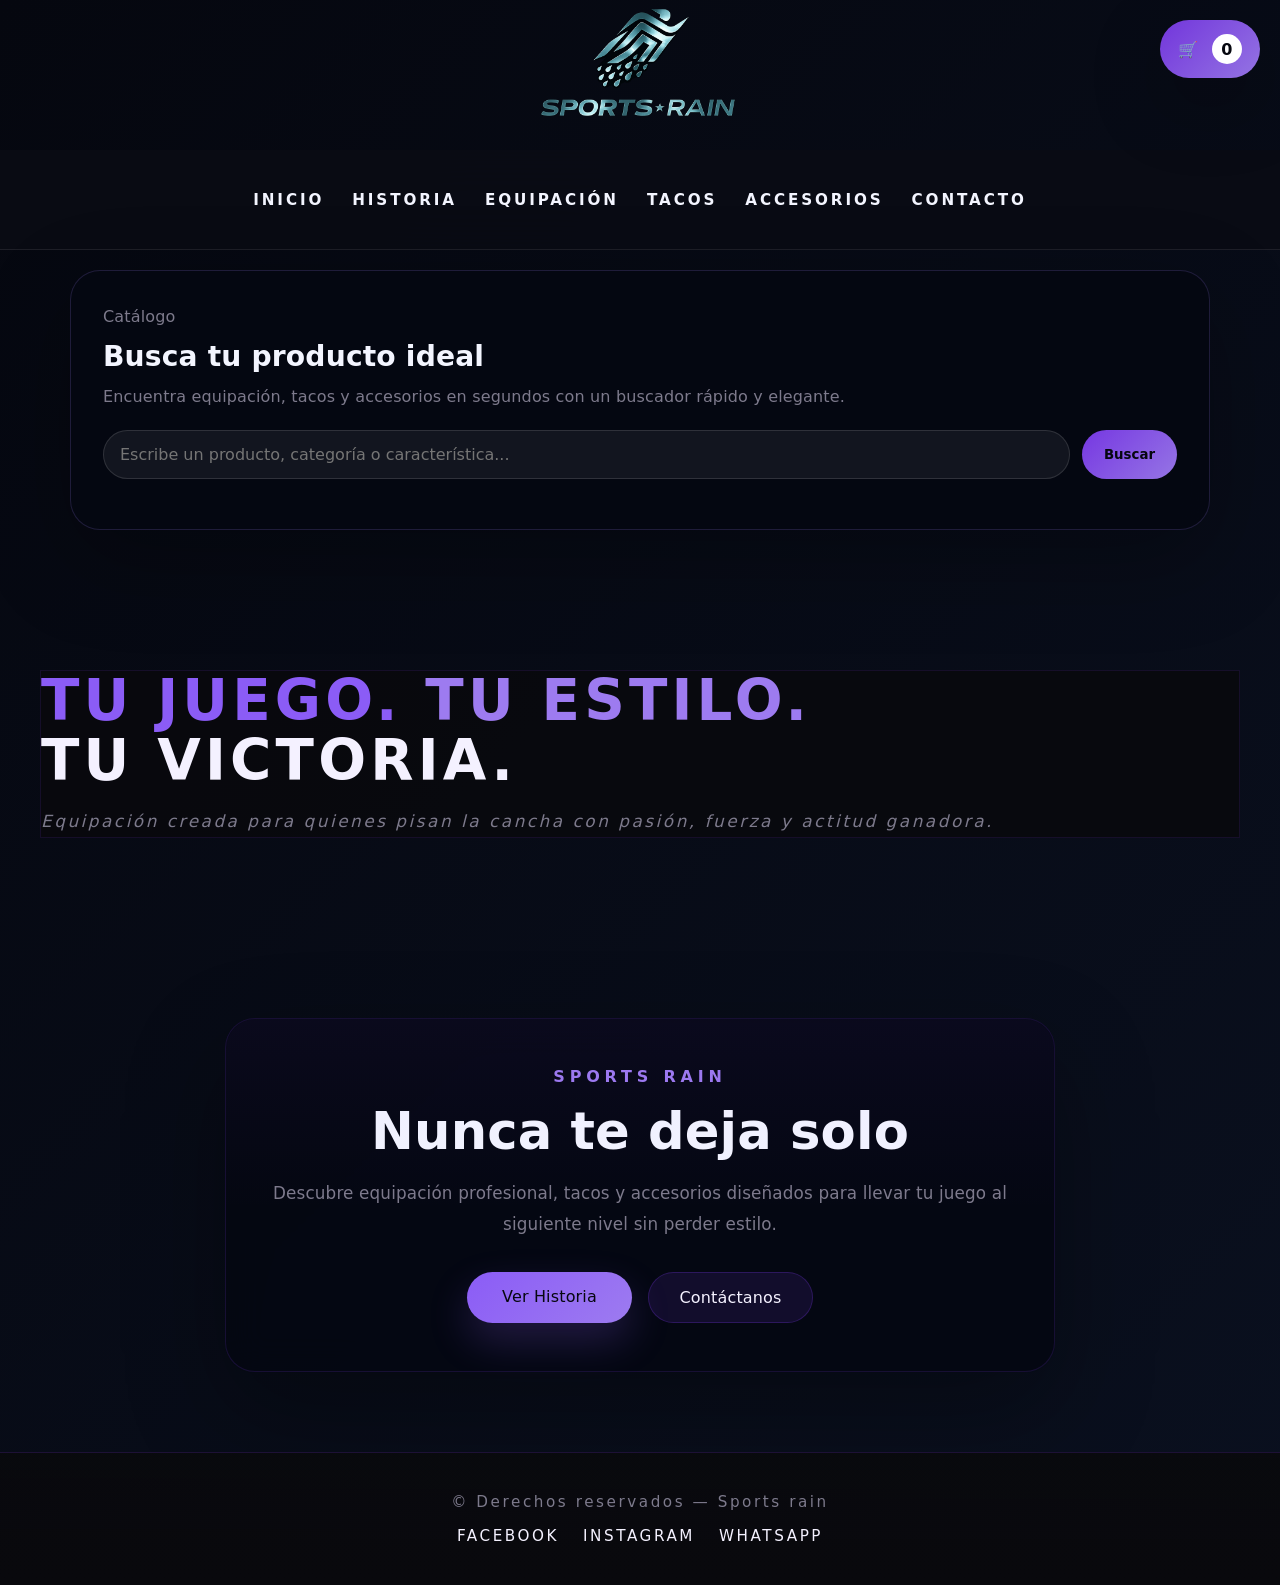
<file: index.html>
<!DOCTYPE html>
<html lang="es">

<head>
    <meta charset="UTF-8">
    <meta name="viewport" content="width=device-width, initial-scale=1.0">
    <title>SPORTS RAIN</title>
    <link rel="stylesheet" href="CSS/estiloprincipal-aida.css">
    <link rel="stylesheet" href="CSS/estiloprincipal-meli.css">
    <!-- Scripts para funcionalidad del carrito -->
    <script src="JS/productos.js"></script>
    <script src="JS/carrito.js"></script>
    <script src="JS/animaciones.js" defer></script>
</head>

<body>

    <!-- ========================
         HEADER — La barra superior con el nombre TX
         Es lo primero que se ve, forma de rectángulo largo
    ======================== -->
    <header class="header">
<img src="images/logoooooo.png" alt="Logo SR" class="header-logo">
    </header>

    <!-- 1. Checkbox - motor del hamburguesa -->
    <input type="checkbox" id="menu-toggle">

    <!-- 2. Panel lateral - solo celular -->
    <ul class="menu-panel">
        <li><a href="index.html">INICIO</a></li>
        <li><a href="HTML/historia.html">HISTORIA</a></li>
        <li><a href="HTML/Equipacion.html">EQUIPACIÓN</a></li>
        <li><a href="HTML/Tacos.html">TACOS</a></li>
        <li><a href="HTML/Accesorios.html">ACCESORIOS</a></li>
        <li><a href="HTML/Contacto.html">CONTACTO</a></li>
    </ul>
    <label class="menu-overlay" for="menu-toggle" aria-label="Cerrar menú"></label>

    <!-- ========================
         NAV — Barra de navegación
         Links para moverse entre secciones
    ======================== -->
    <nav class="navbar">
        <label class="menu-btn" for="menu-toggle">☰</label>
        <ul class="nav-links">
            <li><a href="index.html">INICIO</a></li>
            <li><a href="HTML/historia.html">HISTORIA</a></li>
            <li><a href="HTML/Equipacion.html">EQUIPACIÓN</a></li>
            <li><a href="HTML/Tacos.html">TACOS</a></li>
            <li><a href="HTML/Accesorios.html">ACCESORIOS</a></li>
            <li><a href="HTML/Contacto.html">CONTACTO</a></li>

        </ul>
    </nav>

    <!-- Carrito flotante - aparece en todas las páginas -->
    <div class="carrito-flotante" onclick="mostrarCarrito()">
        🛒 <span class="carrito-contador" id="carrito-contador">0</span>
    </div>

    <!-- Modal del carrito -->
    <div class="modal-carrito" id="modal-carrito">
        <div class="modal-contenido">
            <span class="cerrar-modal" onclick="cerrarCarrito()">&times;</span>
            <h2>Tu Carrito</h2>
            <div id="items-carrito">
                <!-- Los items del carrito se agregarán aquí con JavaScript -->
            </div>
            <div class="total-carrito" id="total-carrito">
                Total: Q.0.00
            </div>
            <button class="btn-agregar-carrito" onclick="finalizarCompra()">
                Finalizar Compra
            </button>
        </div>
    </div>

    <main>
      
<section class="buscador-seccion" data-animate>
            <div class="buscador-wrap">
                <div class="buscador-header">
                    <p class="eyebrow">Catálogo</p>
                    <h2>Busca tu producto ideal</h2>
                    <p>Encuentra equipación, tacos y accesorios en segundos con un buscador rápido y elegante.</p>
                </div>
                <form id="buscador-form" class="buscador-form">
                    <input id="input-buscar" type="text" placeholder="Escribe un producto, categoría o característica...">
                    <button type="submit">Buscar</button>
                </form>
                <div id="resultados-busqueda" class="resultados-busqueda"></div>
            </div>        
        </section>
        
        
        <section class="slogan" data-animate>
            <div class="slogan-contenido">
                <h1>
                    <span class="accent-primary">Tu juego.</span>
                    <span class="accent-secondary">Tu estilo.</span>
                    <span>Tu victoria.</span>
                </h1>
                <p class="slogan-text">Equipación creada para quienes pisan la cancha con pasión, fuerza y actitud ganadora.</p>
            </div>
        </section>
        <section class="slogan" data-animate>
            <div class="hero-copy">
                <p class="eyebrow">SPORTS RAIN</p>
                <h1>
                    <span class="accent-primary">Nunca</span> te <span class="accent-secondary">deja solo</span> 
                </h1>
                <p class="hero-text">Descubre equipación profesional, tacos y accesorios diseñados para llevar tu juego
                    al siguiente nivel sin perder estilo.</p>
                <div class="hero-actions">
                    <a href="HTML/historia.html" class="btn-agregar-carrito">Ver Historia</a>
                    <a href="HTML/Contacto.html" class="btn-volver-inicio">Contáctanos</a>
                </div>
            </div>
        </section>



    </main>

    <!-- ========================
         FOOTER — Pie de página
         Derechos reservados e íconos de redes sociales
    ======================== -->
    <footer class="footer">
        <p class="footer-derechos">
            &copy; Derechos reservados &mdash; Sports rain
        </p>
        <div class="footer-redes">
            <a href="https://www.facebook.com/share/1EJJHtxnSB/">Facebook</a>
            <a href="https://www.instagram.com/tx_studio8?igsh=MTV1dWxja3RocWlxaw==">Instagram</a>
            <a href="https://wa.me/50236875828">WhatsApp</a>
        </div>
    </footer>

</body>

</html>
</file>
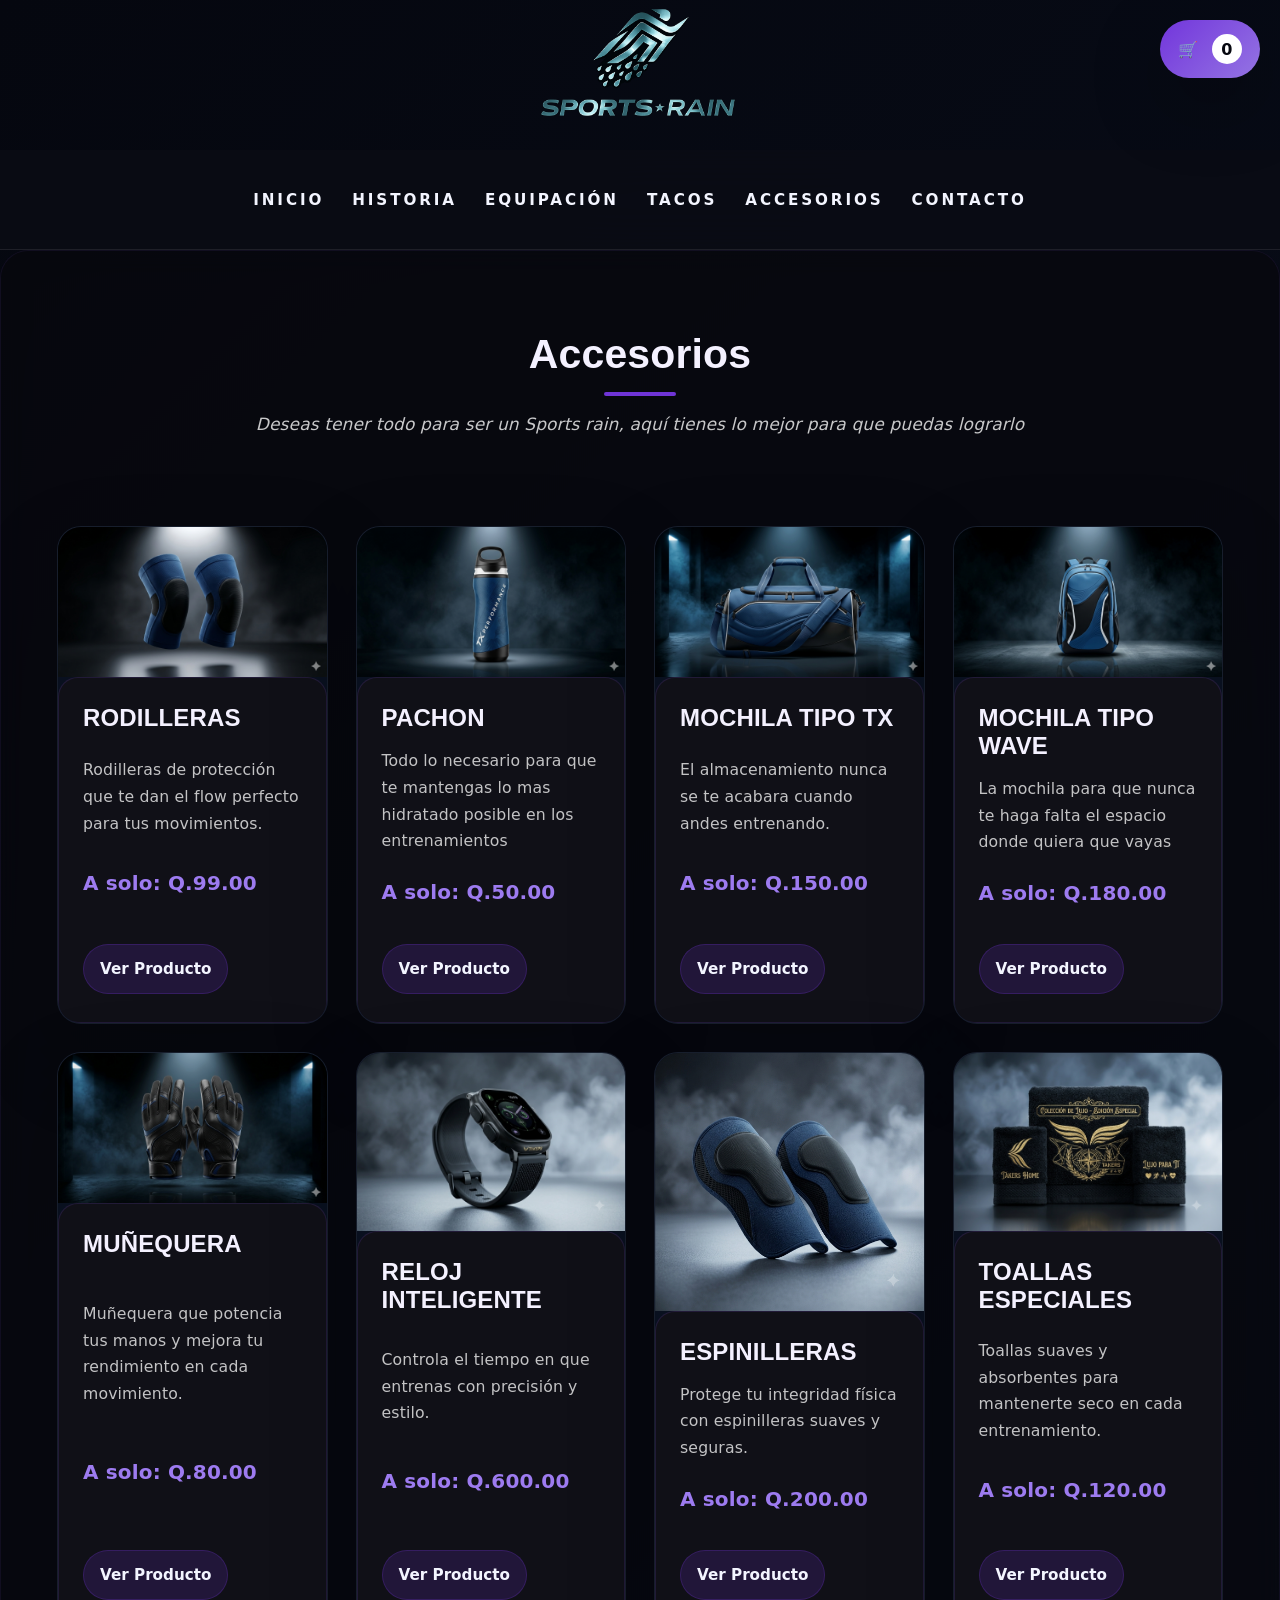
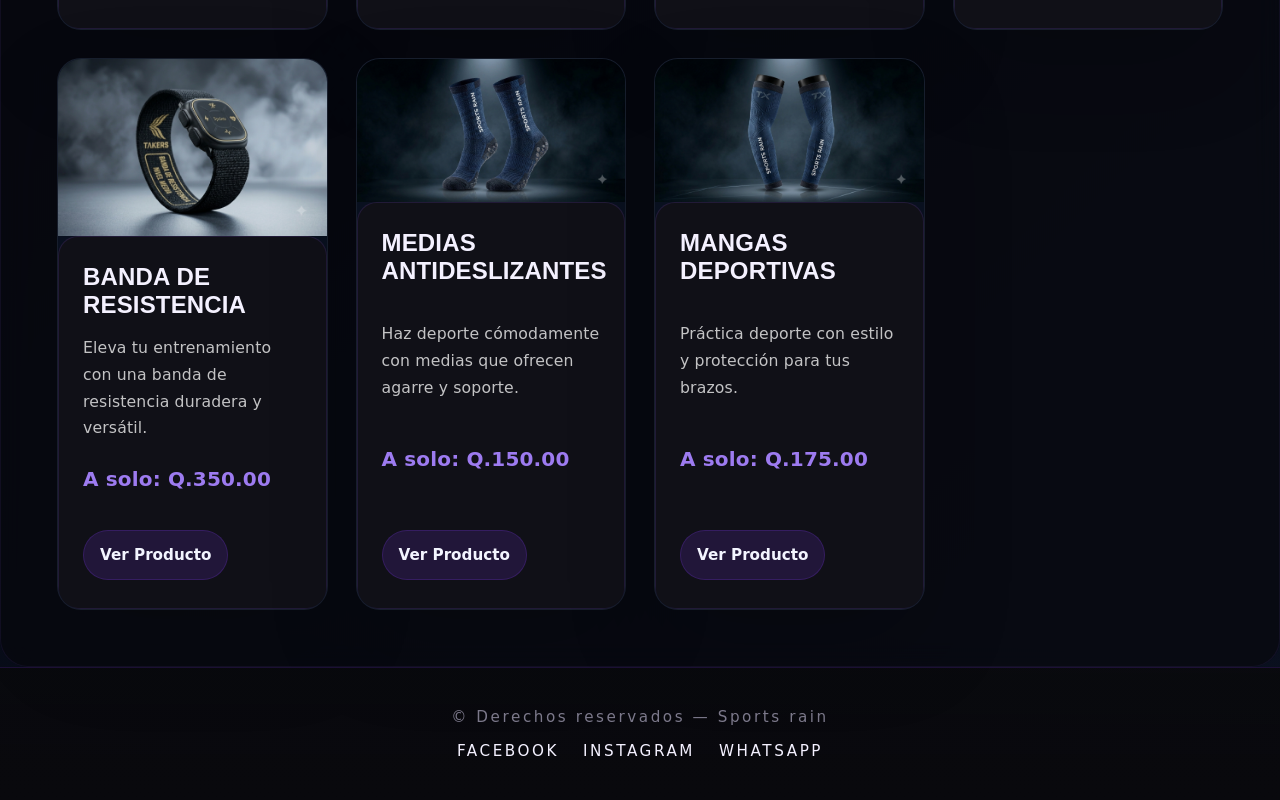
<file: HTML/Accesorios.html>
<!DOCTYPE html>
<html lang="en">
<head>
    <meta charset="UTF-8">
    <meta name="viewport" content="width=device-width, initial-scale=1.0">
    <title>ACCESORIOS</title>
    <link rel="stylesheet" href="../CSS/estiloprincipal-aida.css">
    <link rel="stylesheet" href="../CSS/estiloprincipal-meli.css">
    <link rel="stylesheet" href="../CSS/estilosapartados-aida.css">
    <link rel="stylesheet" href="../CSS/estilosapartados-meli.css">
    <!-- Scripts para funcionalidad del carrito -->
    <script src="../JS/productos.js"></script>
    <script src="../JS/carrito.js"></script>
</head>
<body>
    
    <!-- ========================
         HEADER — La barra superior con el nombre TX
         Es lo primero que se ve, forma de rectángulo largo
    ======================== -->
    <header class="header">
        <img src="../images/logoooooo.png" alt="Logo SR" class="header-logo">
    </header>

    <!-- 1. Checkbox - motor del hamburguesa -->
    <input type="checkbox" id="menu-toggle">

    <!-- 2. Panel lateral - solo celular -->
    <ul class="menu-panel">
        <li><a href="../index.html">INICIO</a></li>
        <li><a href="historia.html">HISTORIA</a></li>
        <li><a href="Equipacion.html">EQUIPACIÓN</a></li>
        <li><a href="Tacos.html">TACOS</a></li>
        <li><a href="Accesorios.html">ACCESORIOS</a></li>
        <li><a href="Contacto.html">CONTACTO</a></li>
    </ul>
    <label class="menu-overlay" for="menu-toggle" aria-label="Cerrar menú"></label>

    <!-- ========================
         NAV — Barra de navegación
         Links para moverse entre secciones
    ======================== -->
    <nav class="navbar">
        <label class="menu-btn" for="menu-toggle">☰</label>
        <ul class="nav-links">
            <li><a href="../index.html">INICIO</a></li>
            <li><a href="historia.html">HISTORIA</a></li>
            <li><a href="Equipacion.html">EQUIPACIÓN</a></li>
            <li><a href="Tacos.html">TACOS</a></li>
            <li><a href="Accesorios.html">ACCESORIOS</a></li>
            <li><a href="Contacto.html">CONTACTO</a></li>

        </ul>
    </nav>
    <!-- Una seccion que engloba todo el apartado de accesorios-->
    <section id="intro">
        <!--Una breve introduccion al apartado de accesorios-->
        <header>
        <h2>Accesorios</h2>
        <p id="descripcion">
            Deseas tener todo para ser un Sports rain, aquí tienes lo mejor para que puedas lograrlo
        </p>
        </header>

        <!-- La parte del menu para las imagenes y descripciones-->
         <div class="catalogo cata-accesorios">

            <article class="producto">
                <div>
                    <img src="../images/accesorios1.png" alt="rodillera">
                </div>
                <div class="informacion">
                    <h3>Rodilleras</h3>
                    <p>Protegen tus rodillas y te dan ese flow que te falta</p>
                    <div class="precio">
                        <p class="dinero">A solo: Q.99.00</p>
                    </div>
                    <button class="btn-ver-producto" onclick="window.location.href='producto.html?id=rodilleras'">Ver Producto</button>
                </div>
            </article>

            <article class="producto">
                <div>
                    <img src="../images/accesorios2.png" alt="Pachon">
                </div>
                <div class="informacion">
                    <h3>Pachon</h3>
                    <p>Todo el flow ideal para que te mantengas hidatrado</p>
                    <div class="precio">
                        <p class="dinero">A solo: Q.50.00</p>
                    </div>
                    <button class="btn-ver-producto" onclick="window.location.href='producto.html?id=pachon'">Ver Producto</button>
                </div>
            </article>

            <article class="producto">
                <div>
                    <img src="../images/accesorios3.png" alt="Mochila Deportiva">
                </div>
                <div class="informacion">
                    <h3>Mochila Deportiva</h3>
                    <p>Para que el almacenamiento no sea un estorbo</p>
                    <div class="precio">
                        <p class="dinero">A solo: Q.150.00</p>
                    </div>
                    <button class="btn-ver-producto" onclick="window.location.href='producto.html?id=mochila-deportiva'">Ver Producto</button>
                </div>
            </article>

            <article class="producto">
                <div>
                    <img src="../images/accesorios4.png" alt="Mochila No Deportiva">
                </div>
                <div class="informacion">
                    <h3>Mochila No-Deportiva</h3>
                    <p>Para cualquier lugar que lo necesites</p>
                    <div class="precio">
                        <p class="dinero">A solo: Q.180.00</p>
                    </div>
                    <button class="btn-ver-producto" onclick="window.location.href='producto.html?id=mochila-no-deportiva'">Ver Producto</button>
                </div>
            </article>

            <article class="producto">
                <div>
                    <img src="../images/accesorios5.png" alt="Muñequera">
                </div>
                <div class="informacion">
                    <h3>Muñequeras</h3>
                    <p>Lo que tus nudillos necesitan</p>
                    <div class="precio">
                        <p class="dinero">A solo: Q.80.00</p>
                    </div>
                    <button class="btn-ver-producto" onclick="window.location.href='producto.html?id=muñequera'">Ver Producto</button>
                </div>
            </article>

             <article class="producto">
                <div>
                    <img src="../images/reloj.png" alt="reloj">
                </div>
                <div class="informacion">
                    <h3>Reloj inteligente</h3>
                    <p>Controla el tiempo en que entrenas</p>
                    <div class="precio">
                        <p class="dinero">A solo: Q.600.00</p>
                    </div>
                    <button class="btn-ver-producto" onclick="window.location.href='producto.html?id=reloj-inteligente'">Ver Producto</button>
                </div>
            </article>

            <article class="producto">
                <div>
                    <img src="../images/espinilleras.png" alt="espinilleras">
                </div>
                <div class="informacion">
                    <h3>Espinilleras</h3>
                    <p>Proteger tu integridad física es fundamental</p>
                    <div class="precio">
                        <p class="dinero">A solo: Q.200.00</p>
                    </div>
                    <button class="btn-ver-producto" onclick="window.location.href='producto.html?id=espinilleras'">Ver Producto</button>
                </div>
            </article>

            <article class="producto">
                <div>
                    <img src="../images/toallas.png" alt="toallas">
                </div>
                <div class="informacion">
                    <h3>Toallas Especiales</h3>
                    <p>Utiliza lo mejor en cada momento</p>
                    <div class="precio">
                        <p class="dinero">A solo: Q.120.00</p>
                    </div>
                    <button class="btn-ver-producto" onclick="window.location.href='producto.html?id=toallas-especiales'">Ver Producto</button>
                </div>
            </article>

             <article class="producto">
                <div>
                    <img src="../images/banda.png" alt="bandas">
                </div>
                <div class="informacion">
                    <h3>Banda de resistencia</h3>
                    <p>Tu condición debe ser la mejor siempre</p>
                    <div class="precio">
                        <p class="dinero">A solo: Q.350.00</p>
                    </div>
                    <button class="btn-ver-producto" onclick="window.location.href='producto.html?id=banda-resistencia'">Ver Producto</button>
                </div>
            </article>

             <article class="producto">
                <div>
                    <img src="../images/acc1.png" alt="medias">
                </div>
                <div class="informacion">
                    <h3>Medias antideslizantes</h3>
                    <p>Haz deporte cómodamente.</p>
                    <div class="precio">
                        <p class="dinero">A solo: Q.150.00</p>
                    </div>
                    <button class="btn-ver-producto" onclick="window.location.href='producto.html?id=medias-antideslizantes'">Ver Producto</button>
                </div>
            </article>

            <article class="producto">
                <div>
                    <img src="../images/acc2mangas.png" alt="mangas">
                </div>
                <div class="informacion">
                    <h3>Mangas deportivas</h3>
                    <p>Prácticar deporte con estilo es lo mejor siempre.</p>
                    <div class="precio">
                        <p class="dinero">A solo: Q.175.00</p>
                    </div>
                    <button class="btn-ver-producto" onclick="window.location.href='producto.html?id=mangas-deportivas'">Ver Producto</button>
                </div>
            </article>
         </div>
    </section>

   

    <!-- Solucionando el bug insano de el carrito /AC/ -->
 <div class="carrito-flotante" onclick="mostrarCarrito()">
        🛒 <span class="carrito-contador" id="carrito-contador">0</span>
    </div>
    <div class="modal-carrito" id="modal-carrito">
        <div class="modal-contenido">
            <span class="cerrar-modal" onclick="cerrarCarrito()">&times;</span>
            <h2>Tu Carrito</h2>
            <div id="items-carrito"></div>
            <div class="total-carrito" id="total-carrito">Total: Q.0.00</div>
            <button class="btn-agregar-carrito" onclick="finalizarCompra()">Finalizar Compra</button>
        </div>
    </div>

    <footer class="footer">
        <p class="footer-derechos">
            &copy; Derechos reservados &mdash; Sports rain
        </p>
        <div class="footer-redes">
            <a href="https://www.facebook.com/share/1EJJHtxnSB/">Facebook</a>
            <a href="https://www.instagram.com/tx_studio8?igsh=MTV1dWxja3RocWlxaw==">Instagram</a>
            <a href="https://wa.me/50236875828">WhatsApp</a>
        </div>
    </footer>
</body>
</html>
</file>
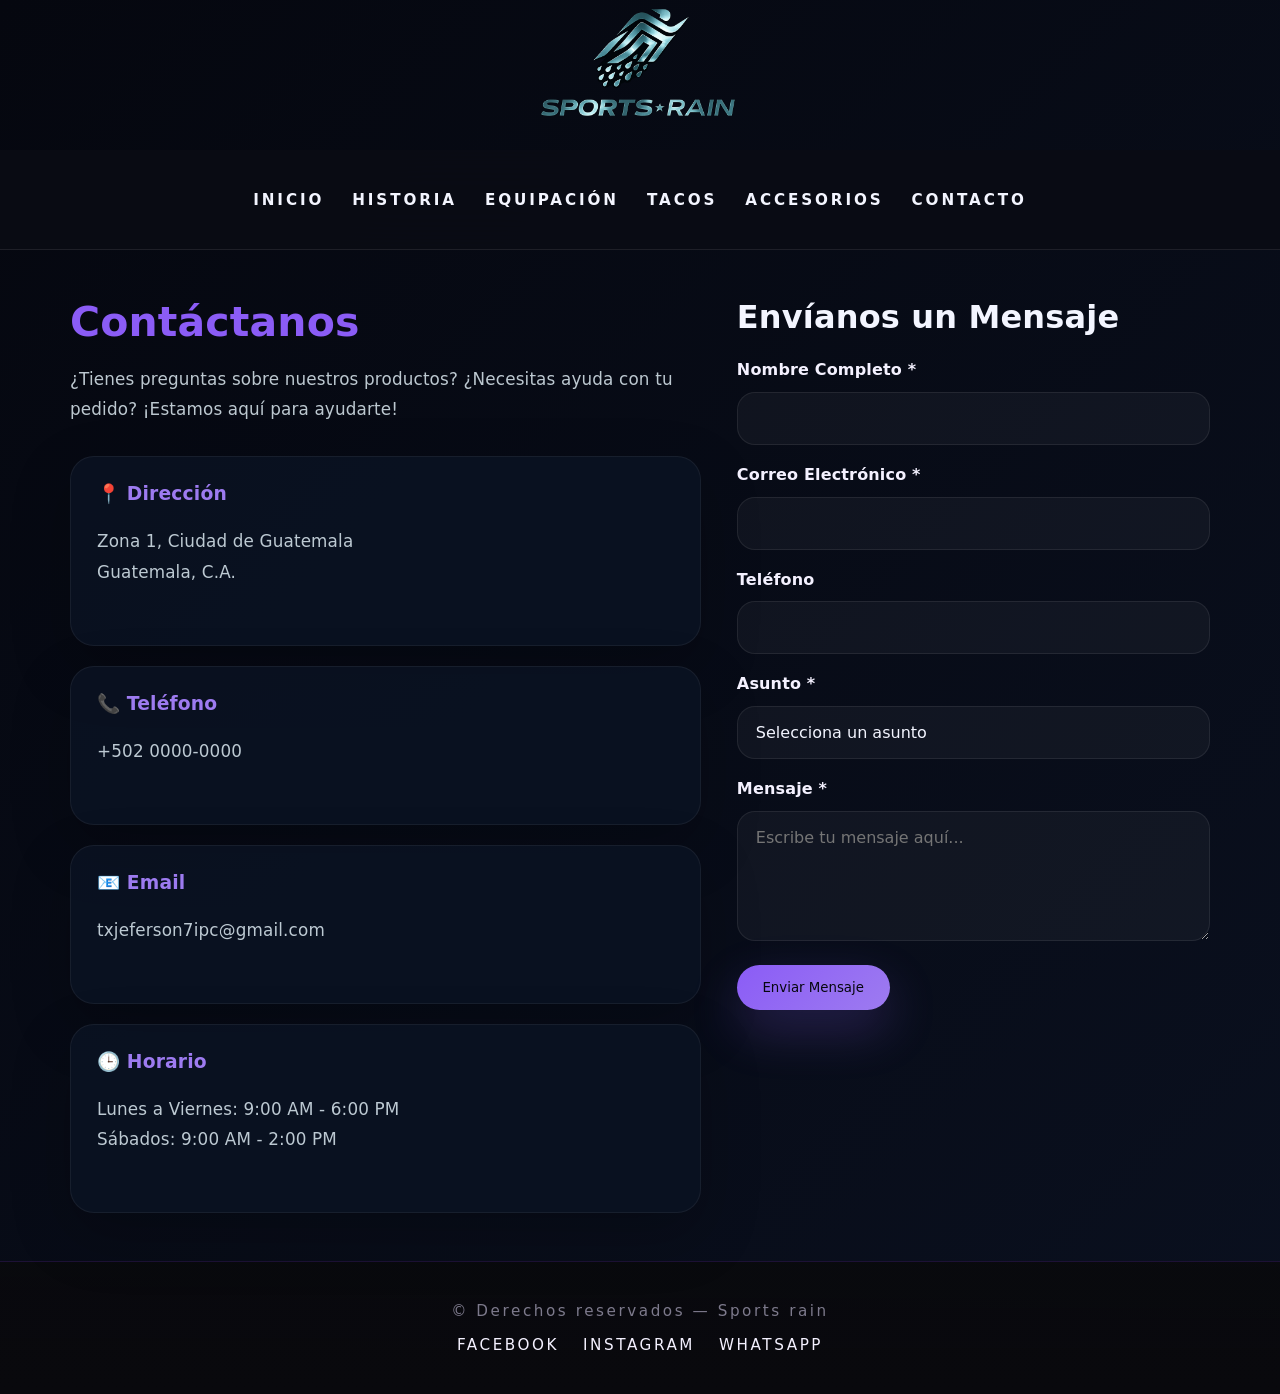
<file: HTML/Contacto.html>
<!DOCTYPE html>
<html lang="en">
<head>
    <meta charset="UTF-8">
    <meta name="viewport" content="width=device-width, initial-scale=1.0">
    <title>TX-CONTACTO</title>
    <link rel="stylesheet" href="../CSS/estiloprincipal-aida.css">
    <link rel="stylesheet" href="../CSS/estiloprincipal-meli.css">
    <link rel="stylesheet" href="../CSS/estilos-contacto-aida.css">
    <link rel="stylesheet" href="../CSS/estilos-contacto-meli.css">
    <!-- Scripts para funcionalidad del carrito -->
    <script src="../JS/productos.js"></script>
    <script src="../JS/carrito.js"></script>
</head>
<body>

    <!-- ========================
         HEADER — La barra superior con el nombre TX
         Es lo primero que se ve, forma de rectángulo largo
    ======================== -->
    <header class="header">
        <img src="../images/logoooooo.png" alt="Logo SR" class="header-logo">
    </header>

    <!-- 1. Checkbox - motor del hamburguesa -->
    <input type="checkbox" id="menu-toggle">

    <!-- 2. Panel lateral - solo celular -->
    <ul class="menu-panel">
        <li><a href="../index.html">INICIO</a></li>
        <li><a href="historia.html">HISTORIA</a></li>
        <li><a href="Equipacion.html">EQUIPACIÓN</a></li>
        <li><a href="Tacos.html">TACOS</a></li>
        <li><a href="Accesorios.html">ACCESORIOS</a></li>
        <li><a href="Contacto.html">CONTACTO</a></li>
    </ul>
    <label class="menu-overlay" for="menu-toggle" aria-label="Cerrar menú"></label>

    <!-- ========================
         NAV — Barra de navegación
         Links para moverse entre secciones
    ======================== -->
    <nav class="navbar">
        <label class="menu-btn" for="menu-toggle">☰</label>
        <ul class="nav-links">
            <li><a href="../index.html">INICIO</a></li>
            <li><a href="historia.html">HISTORIA</a></li>
            <li><a href="Equipacion.html">EQUIPACIÓN</a></li>
            <li><a href="Tacos.html">TACOS</a></li>
            <li><a href="Accesorios.html">ACCESORIOS</a></li>
            <li><a href="Contacto.html">CONTACTO</a></li>

        </ul>
    </nav>

    <!-- Contenido principal de la página de contacto -->
    <main>
        <section id="contacto-section" class="contacto-section">
            <div class="contacto-container">
                <div class="contacto-info">
                    <h1>Contáctanos</h1>
                    <p>¿Tienes preguntas sobre nuestros productos? ¿Necesitas ayuda con tu pedido? ¡Estamos aquí para ayudarte!</p>

                    <div class="info-contacto">
                        <div class="info-item">
                            <h3>📍 Dirección</h3>
                            <p>Zona 1, Ciudad de Guatemala<br>Guatemala, C.A.</p>
                        </div>

                        <div class="info-item">
                            <h3>📞 Teléfono</h3>
                            <p>+502 0000-0000</p>
                        </div>

                        <div class="info-item">
                            <h3>📧 Email</h3>
                            <p>txjeferson7ipc@gmail.com</p>
                        </div>

                        <div class="info-item">
                            <h3>🕒 Horario</h3>
                            <p>Lunes a Viernes: 9:00 AM - 6:00 PM<br>Sábados: 9:00 AM - 2:00 PM</p>
                        </div>
                    </div>
                </div>

                <div class="contacto-formulario">
                    <h2>Envíanos un Mensaje</h2>
                    <form id="formulario-contacto" action="https://api.web3forms.com/submit" method="POST">
                        <input type="hidden" name="access_key" value="620c5c8e-7ea2-40ce-9ad2-b8014f3e4ab2">
                        <input type="hidden" name="subject" value="Nuevo mensaje desde TX Performance">
                        <input type="hidden" name="redirect" value="https://txperformance.com/gracias.html">
                        <input type="hidden" name="botcheck" value="">
                        <div class="form-grupo">
                            <label for="nombre">Nombre Completo *</label>
                            <input type="text" id="nombre" name="nombre" required>
                        </div>

                        <div class="form-grupo">
                            <label for="email">Correo Electrónico *</label>
                            <input type="email" id="email" name="email" required>
                        </div>

                        <div class="form-grupo">
                            <label for="telefono">Teléfono</label>
                            <input type="tel" id="telefono" name="telefono">
                        </div>

                        <div class="form-grupo">
                            <label for="asunto">Asunto *</label>
                            <select id="asunto" name="asunto" required>
                                <option value="">Selecciona un asunto</option>
                                <option value="pedido">Información sobre pedido</option>
                                <option value="producto">Consulta sobre producto</option>
                                <option value="devolucion">Devolución o cambio</option>
                                <option value="queja">Queja o sugerencia</option>
                                <option value="otro">Otro</option>
                            </select>
                        </div>

                        <div class="form-grupo">
                            <label for="mensaje">Mensaje *</label>
                            <textarea id="mensaje" name="mensaje" rows="5" required placeholder="Escribe tu mensaje aquí..."></textarea>
                        </div>

                        <button type="submit" class="btn-enviar">Enviar Mensaje</button>
                    </form>

                    <div id="mensaje-exito" class="mensaje-exito" style="display: none;">
                        ¡Mensaje enviado exitosamente! Te responderemos pronto.
                    </div>
                </div>
            </div>
        </section>
    </main>

      <!-- Botón para volver atrás -->

    <!-- ========================
         FOOTER — Pie de página
         Derechos reservados e íconos de redes sociales
    ======================== -->
    <footer class="footer">
        <p class="footer-derechos">
            &copy; Derechos reservados &mdash; Sports rain
        </p>
        <div class="footer-redes">
            <a href="https://www.facebook.com/share/1EJJHtxnSB/">Facebook</a>
            <a href="https://www.instagram.com/tx_studio8?igsh=MTV1dWxja3RocWlxaw==">Instagram</a>
            <a href="https://wa.me/50236875828">WhatsApp</a>
        </div>
    </footer>

    <!-- Los estilos específicos de contacto ahora están en estilos-contacto.css -->

    <script>
        function getQueryParam(name) {
            const params = new URLSearchParams(window.location.search);
            return params.get(name);
        }

        function prefillMensajeDesdeURL() {
            const mensajeParam = getQueryParam('mensaje');
            if (!mensajeParam) return;

            const mensajeTexto = mensajeParam; // URLSearchParams ya devuelve el valor decodificado
            const textareaMensaje = document.getElementById('mensaje');
            if (textareaMensaje) {
                textareaMensaje.value = mensajeTexto;
            }

            const contactoSection = document.getElementById('contacto-section');
            if (contactoSection) {
                contactoSection.scrollIntoView({ behavior: 'smooth' });
            }
        }

        document.addEventListener('DOMContentLoaded', prefillMensajeDesdeURL);

        // Manejar el envío del formulario de contacto usando Web3Forms
        document.getElementById('formulario-contacto').addEventListener('submit', async function(e) {
            e.preventDefault(); // Evitar redirección automática del formulario

            const formulario = this; // Referencia al formulario actual
            const nombre = document.getElementById('nombre').value; // Valor del campo nombre
            const email = document.getElementById('email').value; // Valor del campo correo
            const telefono = document.getElementById('telefono').value; // Valor del campo teléfono
            const asunto = document.getElementById('asunto').value; // Valor del campo asunto
            const mensaje = document.getElementById('mensaje').value; // Valor del campo mensaje

            if (!nombre || !email || !asunto || !mensaje) {
                alert('Por favor completa todos los campos obligatorios.');
                return; // Detener ejecución si falta información
            }

            const formData = new FormData(formulario); // Preparar datos usando FormData
            formData.set('subject', 'Nuevo mensaje desde TX Performance'); // Asegurar asunto de Web3Forms
            formData.set('redirect', 'https://txperformance.com/gracias.html'); // Redirección de Web3Forms en caso de envío estándar

            try {
                const respuesta = await fetch(formulario.action, {
                    method: 'POST', // Enviar datos usando POST
                    body: formData
                });

                const resultado = await respuesta.json(); // Convertir respuesta a JSON

                if (respuesta.ok && resultado.success) {
                    document.getElementById('mensaje-exito').textContent = '¡Mensaje enviado exitosamente! Te responderemos pronto.'; // Texto de éxito
                    document.getElementById('mensaje-exito').style.display = 'block'; // Mostrar alerta de éxito
                    formulario.reset(); // Limpiar formulario
                    setTimeout(() => {
                        document.getElementById('mensaje-exito').style.display = 'none'; // Ocultar alerta después de 5s
                    }, 5000);
                } else {
                    const errorText = resultado.message || 'Hubo un error al enviar el mensaje. Intenta de nuevo.';
                    alert(errorText); // Mostrar mensaje de error al usuario
                }
            } catch (error) {
                console.error('Error enviando el formulario:', error); // Registrar error en consola
                alert('No se pudo enviar el formulario en este momento. Verifica tu conexión o intenta más tarde.');
            }
        });
    </script>
</body>
</html>
</file>
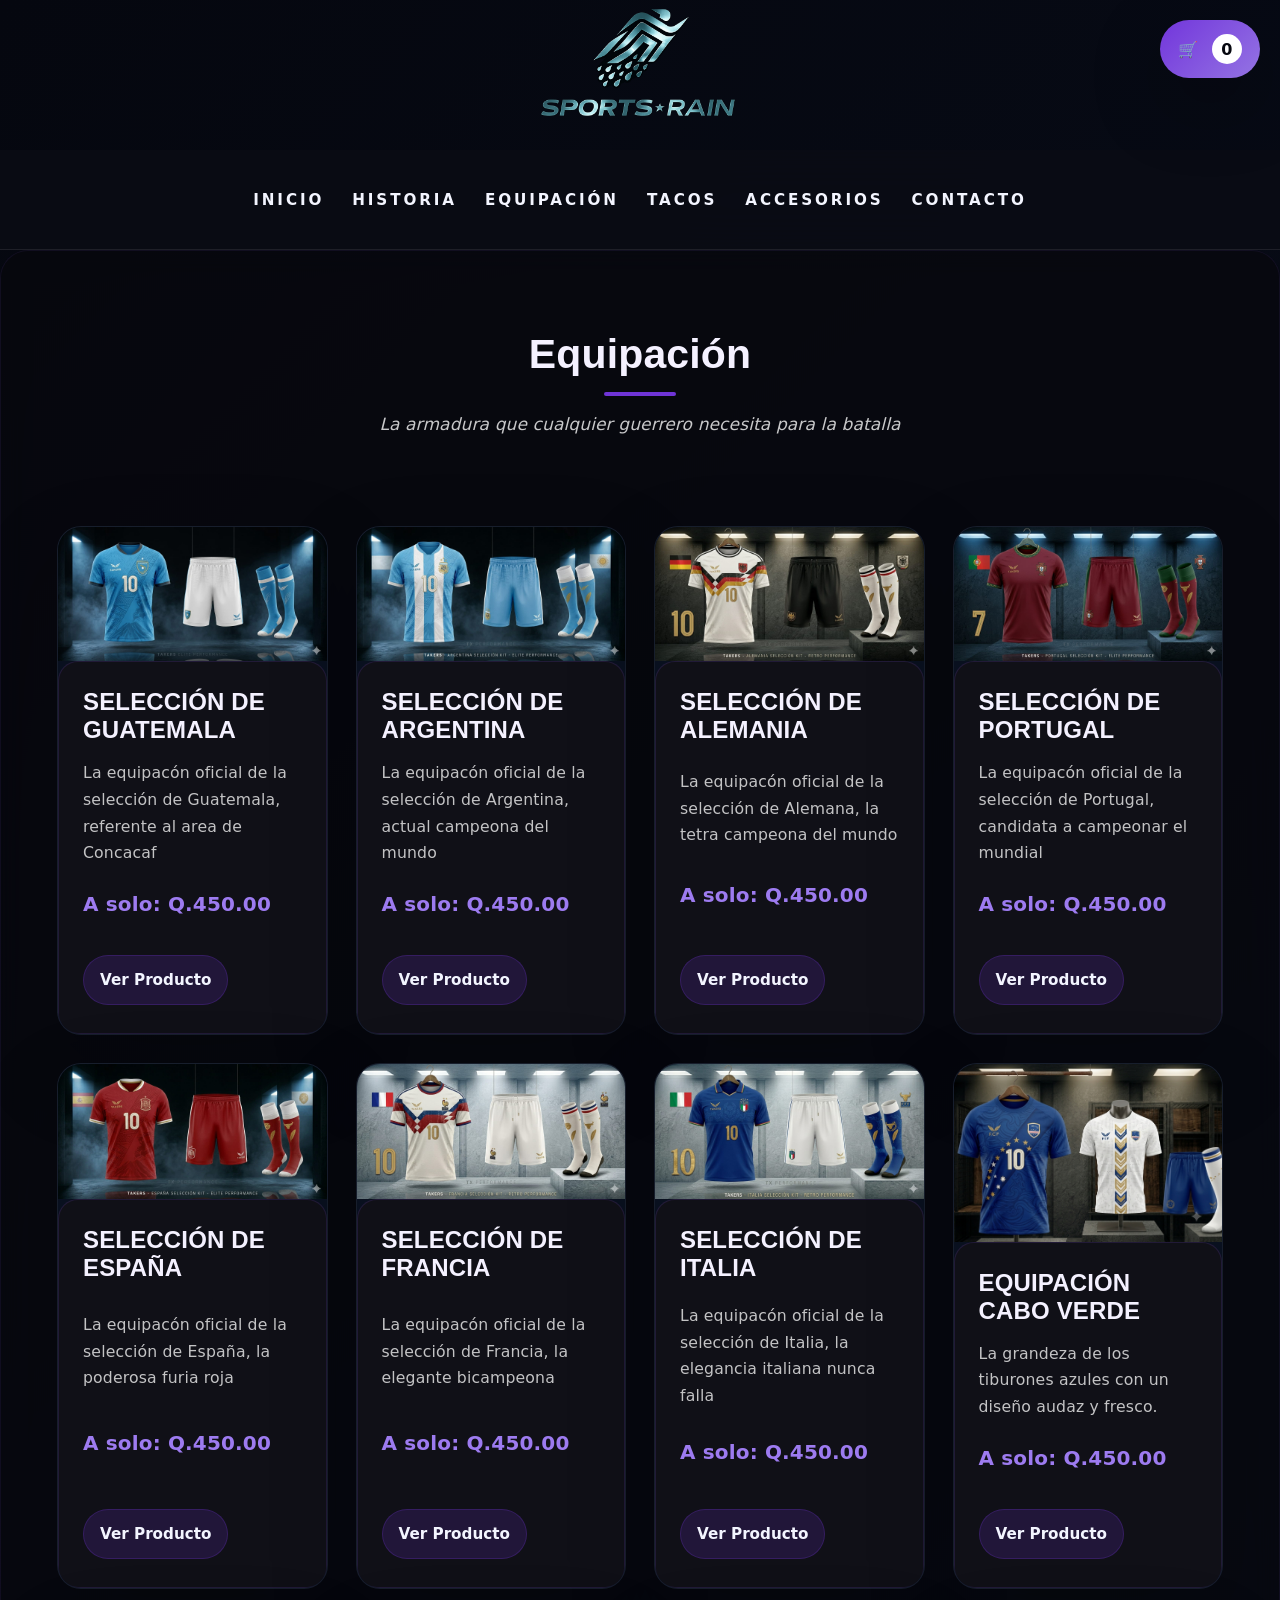
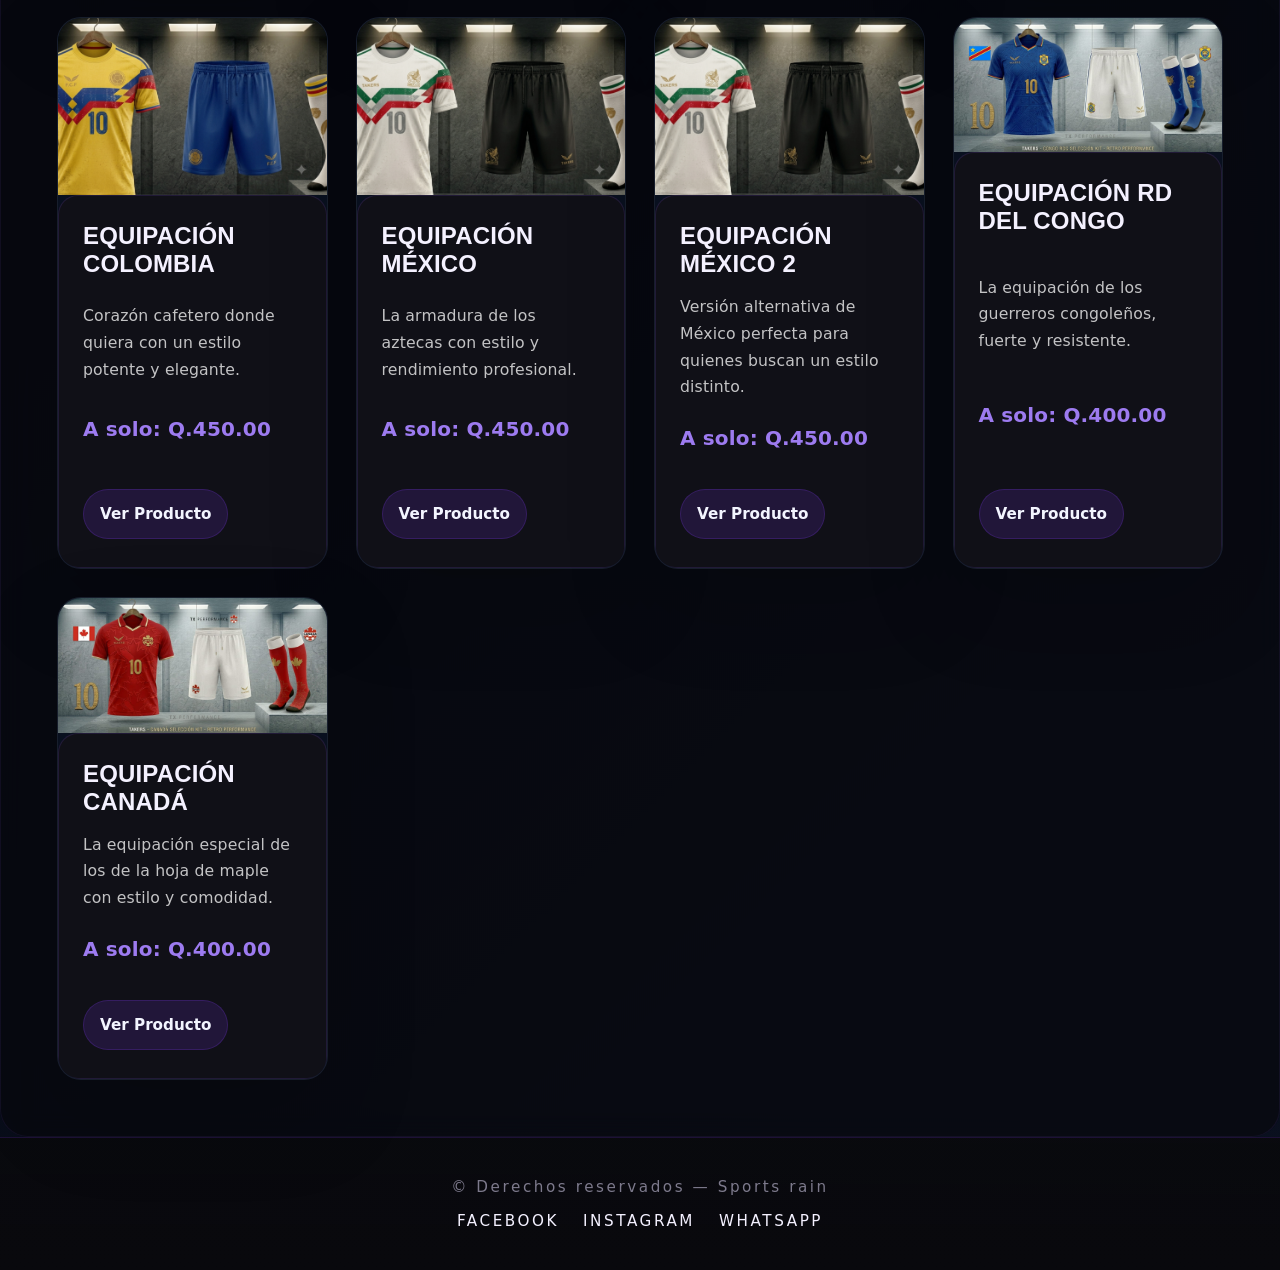
<file: HTML/Equipacion.html>
<!DOCTYPE html>
<html lang="en">
<head>
    <meta charset="UTF-8">
    <meta name="viewport" content="width=device-width, initial-scale=1.0">
    <title>TX-EQUIPACION</title>
    <link rel="stylesheet" href="../CSS/estiloprincipal-aida.css">
    <link rel="stylesheet" href="../CSS/estiloprincipal-meli.css">
    <link rel="stylesheet" href="../CSS/estilosapartados-aida.css">
    <link rel="stylesheet" href="../CSS/estilosapartados-meli.css">
    <!-- Scripts para funcionalidad del carrito -->
    <script src="../JS/productos.js"></script>
    <script src="../JS/carrito.js"></script>
</head>
<body>
    <!-- ========================
         HEADER — La barra superior con el nombre TX
         Es lo primero que se ve, forma de rectángulo largo
    ======================== -->
    <header class="header">
        <img src="../images/logoooooo.png" alt="Logo SR" class="header-logo">
    </header>

    <!-- 1. Checkbox - motor del hamburguesa -->
    <input type="checkbox" id="menu-toggle">

    <!-- 2. Panel lateral - solo celular -->
    <ul class="menu-panel">
        <li><a href="../index.html">INICIO</a></li>
        <li><a href="historia.html">HISTORIA</a></li>
        <li><a href="Equipacion.html">EQUIPACIÓN</a></li>
        <li><a href="Tacos.html">TACOS</a></li>
        <li><a href="Accesorios.html">ACCESORIOS</a></li>
        <li><a href="Contacto.html">CONTACTO</a></li>
    </ul>
    <label class="menu-overlay" for="menu-toggle" aria-label="Cerrar menú"></label>

        <!-- ========================
         NAV — Barra de navegación
         Links para moverse entre secciones
    ======================== -->
    <nav class="navbar">
        <label class="menu-btn" for="menu-toggle">☰</label>
        <ul class="nav-links">
            <li><a href="../index.html">INICIO</a></li>
            <li><a href="historia.html">HISTORIA</a></li>
            <li><a href="Equipacion.html">EQUIPACIÓN</a></li>
            <li><a href="Tacos.html">TACOS</a></li>
            <li><a href="Accesorios.html">ACCESORIOS</a></li>
            <li><a href="Contacto.html">CONTACTO</a></li>
        </ul>
    </nav>
    <!-- Una seccion que engloba todo el apartado de accesorios-->
    <section id="intro">
        <!--Una breve introduccion al apartado de accesorios-->
        <header>
        <h2>Equipación</h2>
        <p id="descripcion">
            La armadura que cualquier guerrero necesita para la batalla 
        </p>
        </header>

        <!-- La parte del menu para las imagenes y descripciones-->
         <div class="catalogo cata-equipacion">

            <article class="producto">
                <div>
                    <img src="../images/equipacion-gua.jpeg" alt="Guatemala">
                </div>
                <div class="informacion">
                    <h3>Guatemala</h3>
                    <p>La armadura de los soldados de maiz</p>
                    <div class="precio">
                        <p class="dinero">A solo: Q.450.00 </p>
                    </div>
                    <button class="btn-ver-producto" onclick="window.location.href='producto.html?id=equipacion-gua'">Ver Producto</button>
                </div>
            </article>

            <article class="producto">
                <div>
                    <img src="../images/equipacion-arg.jpeg" alt="Argentina">
                </div>
                <div class="informacion">
                    <h3>Argentina</h3>
                    <p>Vístete con el poder de la campeona del mundo</p>
                    <div class="precio">
                        <p class="dinero">A solo: Q.450.00</p>
                    </div>
                    <button class="btn-ver-producto" onclick="window.location.href='producto.html?id=equipacion-arg'">Ver Producto</button>
                </div>
            </article>

            <article class="producto">
                <div>
                    <img src="../images/equipacion-ale.jpeg" alt="Alemania">
                </div>
                <div class="informacion">
                    <h3>Alemania</h3>
                    <p>El poderio aleman nunca te fallará</p>
                    <div class="precio">
                        <p class="dinero">A solo: Q.450.00</p>
                    </div>
                    <button class="btn-ver-producto" onclick="window.location.href='producto.html?id=equipacion-ale'">Ver Producto</button>
                </div>
            </article>

            <article class="producto">
                <div>
                    <img src="../images/equipacion-por.jpeg" alt="Portugal">
                </div>
                <div class="informacion">
                    <h3>Portugal</h3>
                    <p>El poder del comandante te acompañara hasta el final</p>
                    <div class="precio">
                        <p class="dinero">A solo: Q.450.00</p>
                    </div>
                    <button class="btn-ver-producto" onclick="window.location.href='producto.html?id=equipacion-por'">Ver Producto</button>
                </div>
            </article>

            <article class="producto">
                <div>
                    <img src="../images/equipacion-esp.jpeg" alt="España">
                </div>
                <div class="informacion">
                    <h3>España</h3>
                    <p>La furia roja arrasa con todo</p>
                    <div class="precio">
                        <p class="dinero">A solo: Q.450.00</p>
                    </div>
                    <button class="btn-ver-producto" onclick="window.location.href='producto.html?id=equipacion-esp'">Ver Producto</button>
                </div>
            </article>
            
            <article class="producto">
                <div>
                    <img src="../images/equipacion-fra.jpeg" alt="Francia">
                </div>
                <div class="informacion">
                    <h3>Francia</h3>
                    <p>La elegancia francesa a donde quieras ir</p>
                    <div class="precio">
                        <p class="dinero">A solo: Q.450.00</p>
                    </div>
                    <button class="btn-ver-producto" onclick="window.location.href='producto.html?id=equipacion-fra'">Ver Producto</button>
                </div>
            </article>


            <article class="producto">
                <div>
                    <img src="../images/equipacion-ita.jpeg" alt="Italia">
                </div>
                <div class="informacion">
                    <h3>Italia</h3>
                    <p>La moda italiana a donde quiera que vayas</p>
                    <div class="precio">
                        <p class="dinero">A solo: Q.450.00</p>
                    </div>
                    <button class="btn-ver-producto" onclick="window.location.href='producto.html?id=equipacion-ita'">Ver Producto</button>
                </div>
            </article>

            <article class="producto">
                <div>
                    <img src="../images/Gemini_Generated_Image_behzebbehzebbehz.png" alt="cabo verde">
                </div>
                <div class="informacion">
                    <h3>cabo verde</h3>
                    <p>La grandeza de los tiburones azules.</p>
                    <div class="precio">
                        <p class="dinero">A solo: Q.450.00 </p>
                    </div>
                    <button class="btn-ver-producto" onclick="window.location.href='producto.html?id=equipacion-cabo-verde'">Ver Producto</button>
                </div>
            </article>

            <article class="producto">
                <div>
                    <img src="../images/Gemini_Generated_Image_taror3taror3taro.png" alt="Colombia">
                </div>
                <div class="informacion">
                    <h3>Colombia</h3>
                    <p>Corazón cafetero donde quiera.</p>
                    <div class="precio">
                        <p class="dinero">A solo: Q.450.00 </p>
                    </div>
                    <button class="btn-ver-producto" onclick="window.location.href='producto.html?id=equipacion-colombia'">Ver Producto</button>
                </div>
            </article>

            <article class="producto">
                <div>
                    <img src="../images/Gemini_Generated_Image_flcm50flcm50flcm.png" alt="Mexico">
                </div>
                <div class="informacion">
                    <h3>México</h3>
                    <p>La armadura de los aztecas</p>
                    <div class="precio">
                        <p class="dinero">A solo: Q.450.00 </p>
                    </div>
                    <button class="btn-ver-producto" onclick="window.location.href='producto.html?id=equipacion-mexico'">Ver Producto</button>
                </div>
            </article>

             <article class="producto">
                <div>
                    <img src="../images/Gemini_Generated_Image_flcm50flcm50flcm.png" alt="Mexico">
                </div>
                <div class="informacion">
                    <h3>México</h3>
                    <p>La armadura de los aztecas</p>
                    <div class="precio">
                        <p class="dinero">A solo: Q.450.00 </p>
                    </div>
                    <button class="btn-ver-producto" onclick="window.location.href='producto.html?id=equipacion-mexico-2'">Ver Producto</button>
                </div>
            </article>

             <article class="producto">
                <div>
                    <img src="../images/canadaaa.jpeg" alt="congo">
                </div>
                <div class="informacion">
                    <h3>RD del congo</h3>
                    <p>La equipación de los guerreros congoleños.</p>
                    <div class="precio">
                        <p class="dinero">A solo: Q.400.00 </p>
                    </div>
                    <button class="btn-ver-producto" onclick="window.location.href='producto.html?id=equipacion-rd-del-congo'">Ver Producto</button>
                </div>
            </article>

            <article class="producto">
                <div>
                    <img src="../images/congouu.jpeg" alt="canada">
                </div>
                <div class="informacion">
                    <h3>Canadá</h3>
                    <p>La equipación especial de los de la hoja de maple.</p>
                    <div class="precio">
                        <p class="dinero">A solo: Q.400.00 </p>
                    </div>
                    <button class="btn-ver-producto" onclick="window.location.href='producto.html?id=equipacion-canada'">Ver Producto</button>
                </div>
            </article>

            <article class="producto">
                <div>
                    <img src="../images/Proximamente.png" alt="proximamente">
                </div>
                <div class="informacion">
                    <h3>Próximamente...</h3>
                </div>
            </article>
         </div>
    </section>


   

<!-- Solucionando el bug insano de el carrito /AC/ -->
 <div class="carrito-flotante" onclick="mostrarCarrito()">
        🛒 <span class="carrito-contador" id="carrito-contador">0</span>
    </div>
    <div class="modal-carrito" id="modal-carrito">
        <div class="modal-contenido">
            <span class="cerrar-modal" onclick="cerrarCarrito()">&times;</span>
            <h2>Tu Carrito</h2>
            <div id="items-carrito"></div>
            <div class="total-carrito" id="total-carrito">Total: Q.0.00</div>
            <button class="btn-agregar-carrito" onclick="finalizarCompra()">Finalizar Compra</button>
        </div>
    </div>


    <footer class="footer">
        <p class="footer-derechos">
            &copy; Derechos reservados &mdash; Sports rain
        </p>
        <div class="footer-redes">
            <a href="https://www.facebook.com/share/1EJJHtxnSB/">Facebook</a>
            <a href="https://www.instagram.com/tx_studio8?igsh=MTV1dWxja3RocWlxaw==">Instagram</a>
            <a href="https://wa.me/50236875828">WhatsApp</a>
        </div>
    </footer>
</body>
</html>
</file>
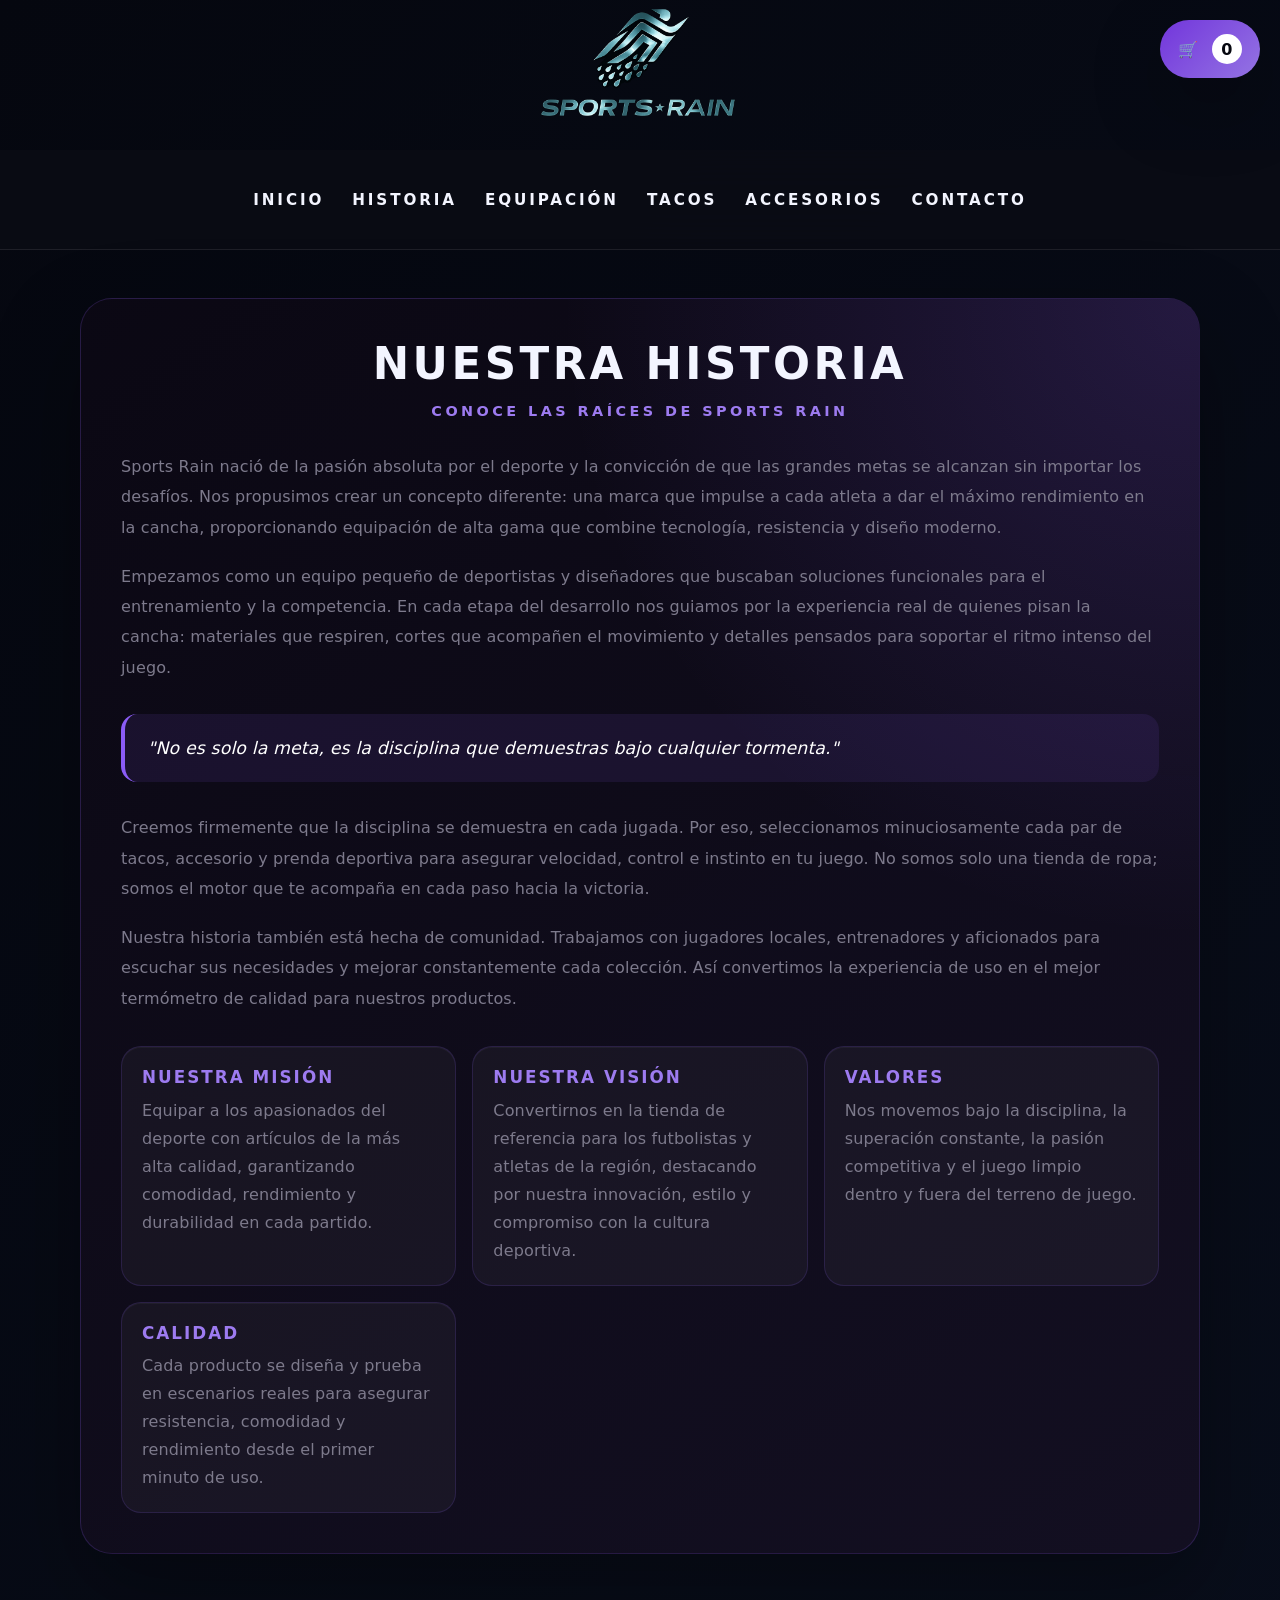
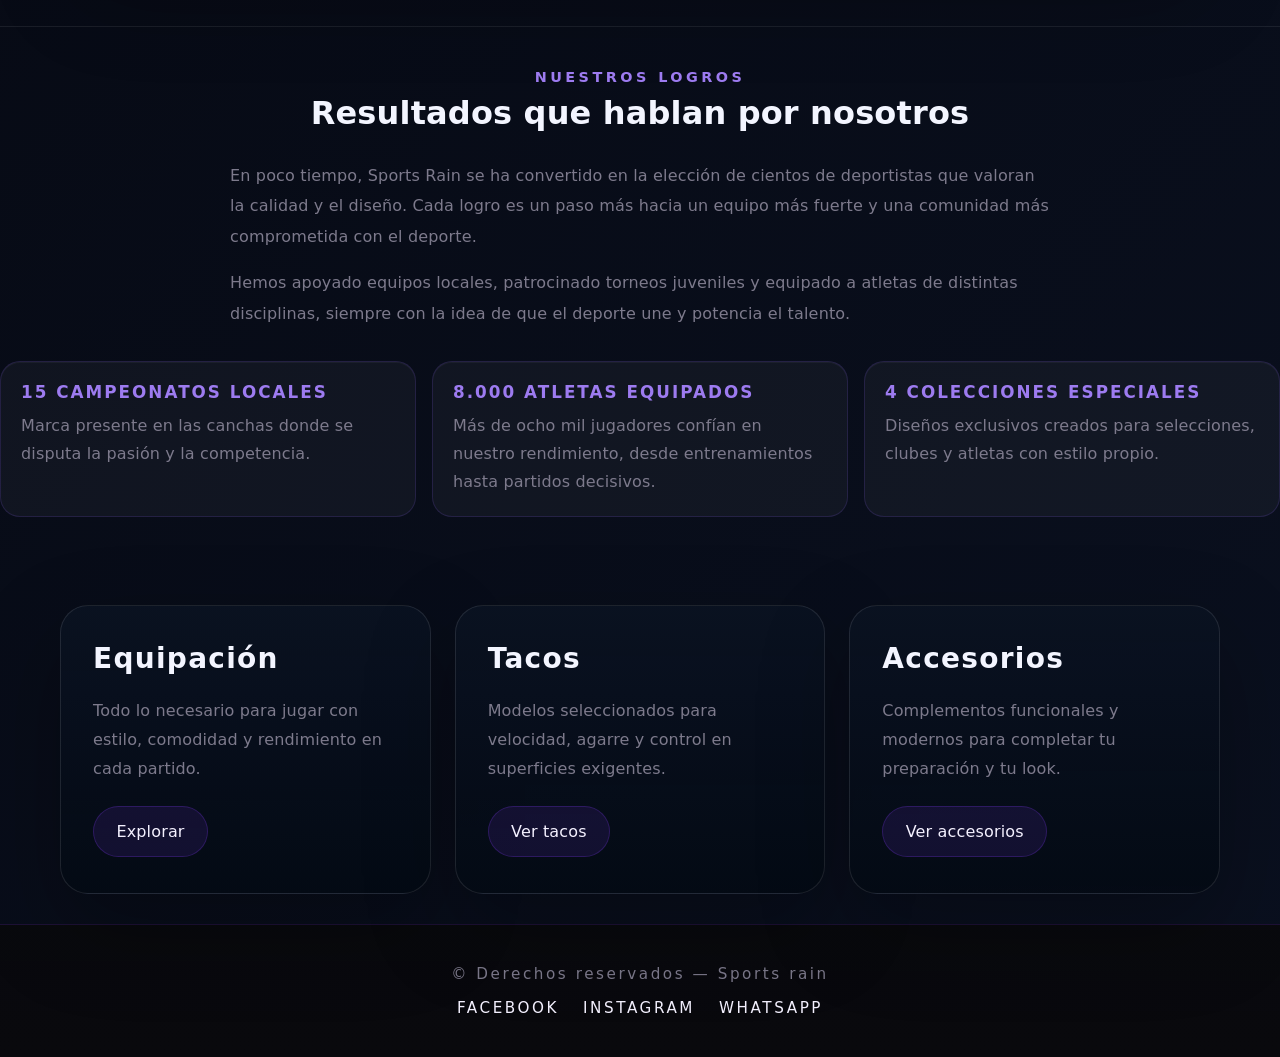
<file: HTML/historia.html>
<!DOCTYPE html>
<html lang="es">

<head>
    <meta charset="UTF-8">
    <meta name="viewport" content="width=device-width, initial-scale=1.0">
    <title>Nuestra Historia - Sports rain</title>
    <link rel="stylesheet" href="../CSS/estiloprincipal-aida.css">
    <link rel="stylesheet" href="../CSS/estiloprincipal-meli.css">
    <script src="../JS/productos.js"></script>
    <script src="../JS/carrito.js"></script>
</head>

<body>

    <!-- HEADER -->
    <header class="header">
        <img src="../images/logoooooo.png" alt="Logo SR" class="header-logo">
    </header>

    <input type="checkbox" id="menu-toggle">

    <!-- PANEL LATERAL -->
    <ul class="menu-panel">
        <li><a href="../index.html">INICIO</a></li>
        <li><a href="historia.html">HISTORIA</a></li>
        <li><a href="Equipacion.html">EQUIPACIÓN</a></li>
        <li><a href="Tacos.html">TACOS</a></li>
        <li><a href="Accesorios.html">ACCESORIOS</a></li>
        <li><a href="Contacto.html">CONTACTO</a></li>
    </ul>
    <label class="menu-overlay" for="menu-toggle" aria-label="Cerrar menú"></label>

    <!-- NAVBAR -->
    <nav class="navbar">
        <label class="menu-btn" for="menu-toggle">☰</label>
        <ul class="nav-links">
            <li><a href="../index.html">INICIO</a></li>
            <li><a href="historia.html">HISTORIA</a></li>
            <li><a href="Equipacion.html">EQUIPACIÓN</a></li>
            <li><a href="Tacos.html">TACOS</a></li>
            <li><a href="Accesorios.html">ACCESORIOS</a></li>
            <li><a href="Contacto.html">CONTACTO</a></li>
        </ul>
    </nav>

    <!-- Carrito flotante -->
    <div class="carrito-flotante" onclick="mostrarCarrito()">
        🛒 <span class="carrito-contador" id="carrito-contador">0</span>
    </div>

    <!-- Modal del carrito -->
    <div class="modal-carrito" id="modal-carrito">
        <div class="modal-contenido">
            <span class="cerrar-modal" onclick="cerrarCarrito()">&times;</span>
            <h2>Tu Carrito</h2>
            <div id="items-carrito"></div>
            <div class="total-carrito" id="total-carrito">Total: Q.0.00</div>
            <button class="btn-agregar-carrito" onclick="finalizarCompra()">Finalizar Compra</button>
        </div>
    </div>

    <!-- CONTENIDO PRINCIPAL -->
    <main>
        <section class="historia-pagina">
            <div class="historia-encabezado">
                <h1>Nuestra <span class="accent-primary">Historia</span></h1>
                <p class="eyebrow">Conoce las raíces de Sports Rain</p>
            </div>
            
            <div class="historia-cuerpo">
                <p>
                    Sports Rain nació de la pasión absoluta por el deporte y la convicción de que las grandes metas se alcanzan sin importar los desafíos. Nos propusimos crear un concepto diferente: una marca que impulse a cada atleta a dar el máximo rendimiento en la cancha, proporcionando equipación de alta gama que combine tecnología, resistencia y diseño moderno.
                </p>

                <p>
                    Empezamos como un equipo pequeño de deportistas y diseñadores que buscaban soluciones funcionales para el entrenamiento y la competencia. En cada etapa del desarrollo nos guiamos por la experiencia real de quienes pisan la cancha: materiales que respiren, cortes que acompañen el movimiento y detalles pensados para soportar el ritmo intenso del juego.
                </p>

                <!-- Frase llamativa en medio del texto -->
                <blockquote class="historia-frase">
                    "No es solo la meta, es la disciplina que demuestras bajo cualquier tormenta."
                </blockquote>

                <p>
                    Creemos firmemente que la disciplina se demuestra en cada jugada. Por eso, seleccionamos minuciosamente cada par de tacos, accesorio y prenda deportiva para asegurar velocidad, control e instinto en tu juego. No somos solo una tienda de ropa; somos el motor que te acompaña en cada paso hacia la victoria.
                </p>

                <p>
                    Nuestra historia también está hecha de comunidad. Trabajamos con jugadores locales, entrenadores y aficionados para escuchar sus necesidades y mejorar constantemente cada colección. Así convertimos la experiencia de uso en el mejor termómetro de calidad para nuestros productos.
                </p>
            </div>

            <!-- ========================
                 NUEVO BLOQUE — Misión, Visión y Valores
                 Esto le dará mucho más volumen y contenido a la página
            ======================== -->
            <div class="historia-pilares">
                <div class="pilar-card">
                    <h3>Nuestra Misión</h3>
                    <p>Equipar a los apasionados del deporte con artículos de la más alta calidad, garantizando comodidad, rendimiento y durabilidad en cada partido.</p>
                </div>

                <div class="pilar-card">
                    <h3>Nuestra Visión</h3>
                    <p>Convertirnos en la tienda de referencia para los futbolistas y atletas de la región, destacando por nuestra innovación, estilo y compromiso con la cultura deportiva.</p>
                </div>

                <div class="pilar-card">
                    <h3>Valores</h3>
                    <p>Nos movemos bajo la disciplina, la superación constante, la pasión competitiva y el juego limpio dentro y fuera del terreno de juego.</p>
                </div>

                <div class="pilar-card">
                    <h3>Calidad</h3>
                    <p>Cada producto se diseña y prueba en escenarios reales para asegurar resistencia, comodidad y rendimiento desde el primer minuto de uso.</p>
                </div>
            </div>
        </section>

        <section class="historia-logros">
            <div class="historia-encabezado">
                <p class="eyebrow">Nuestros logros</p>
                <h2>Resultados que hablan por nosotros</h2>
            </div>
            <div class="historia-cuerpo">
                <p>En poco tiempo, Sports Rain se ha convertido en la elección de cientos de deportistas que valoran la calidad y el diseño. Cada logro es un paso más hacia un equipo más fuerte y una comunidad más comprometida con el deporte.</p>
                <p>Hemos apoyado equipos locales, patrocinado torneos juveniles y equipado a atletas de distintas disciplinas, siempre con la idea de que el deporte une y potencia el talento.</p>
            </div>
            <div class="historia-pilares">
                <div class="pilar-card">
                    <h3>15 campeonatos locales</h3>
                    <p>Marca presente en las canchas donde se disputa la pasión y la competencia.</p>
                </div>
                <div class="pilar-card">
                    <h3>8.000 atletas equipados</h3>
                    <p>Más de ocho mil jugadores confían en nuestro rendimiento, desde entrenamientos hasta partidos decisivos.</p>
                </div>
                <div class="pilar-card">
                    <h3>4 colecciones especiales</h3>
                    <p>Diseños exclusivos creados para selecciones, clubes y atletas con estilo propio.</p>
                </div>
            </div>
        </section>

        <section class="destacados">
            <div class="destacado-card">
                <h2>Equipación</h2>
                <p>Todo lo necesario para jugar con estilo, comodidad y rendimiento en cada partido.</p>
                <a href="HTML/Equipacion.html" class="btn-ver-producto">Explorar</a>
            </div>
            <div class="destacado-card">
                <h2>Tacos</h2>
                <p>Modelos seleccionados para velocidad, agarre y control en superficies exigentes.</p>
                <a href="HTML/Tacos.html" class="btn-ver-producto">Ver tacos</a>
            </div>
            <div class="destacado-card">
                <h2>Accesorios</h2>
                <p>Complementos funcionales y modernos para completar tu preparación y tu look.</p>
                <a href="HTML/Accesorios.html" class="btn-ver-producto">Ver accesorios</a>
            </div>
        </section>

    </main>


    <!-- FOOTER -->
    <footer class="footer">
        <p class="footer-derechos">
            &copy; Derechos reservados &mdash; Sports rain
        </p>
        <div class="footer-redes">
            <a href="https://www.facebook.com/share/1EJJHtxnSB/">Facebook</a>
            <a href="https://www.instagram.com/tx_studio8?igsh=MTV1dWxja3RocWlxaw==">Instagram</a>
            <a href="https://wa.me/50236875828">WhatsApp</a>
        </div>
    </footer>

</body>

</html>
</file>
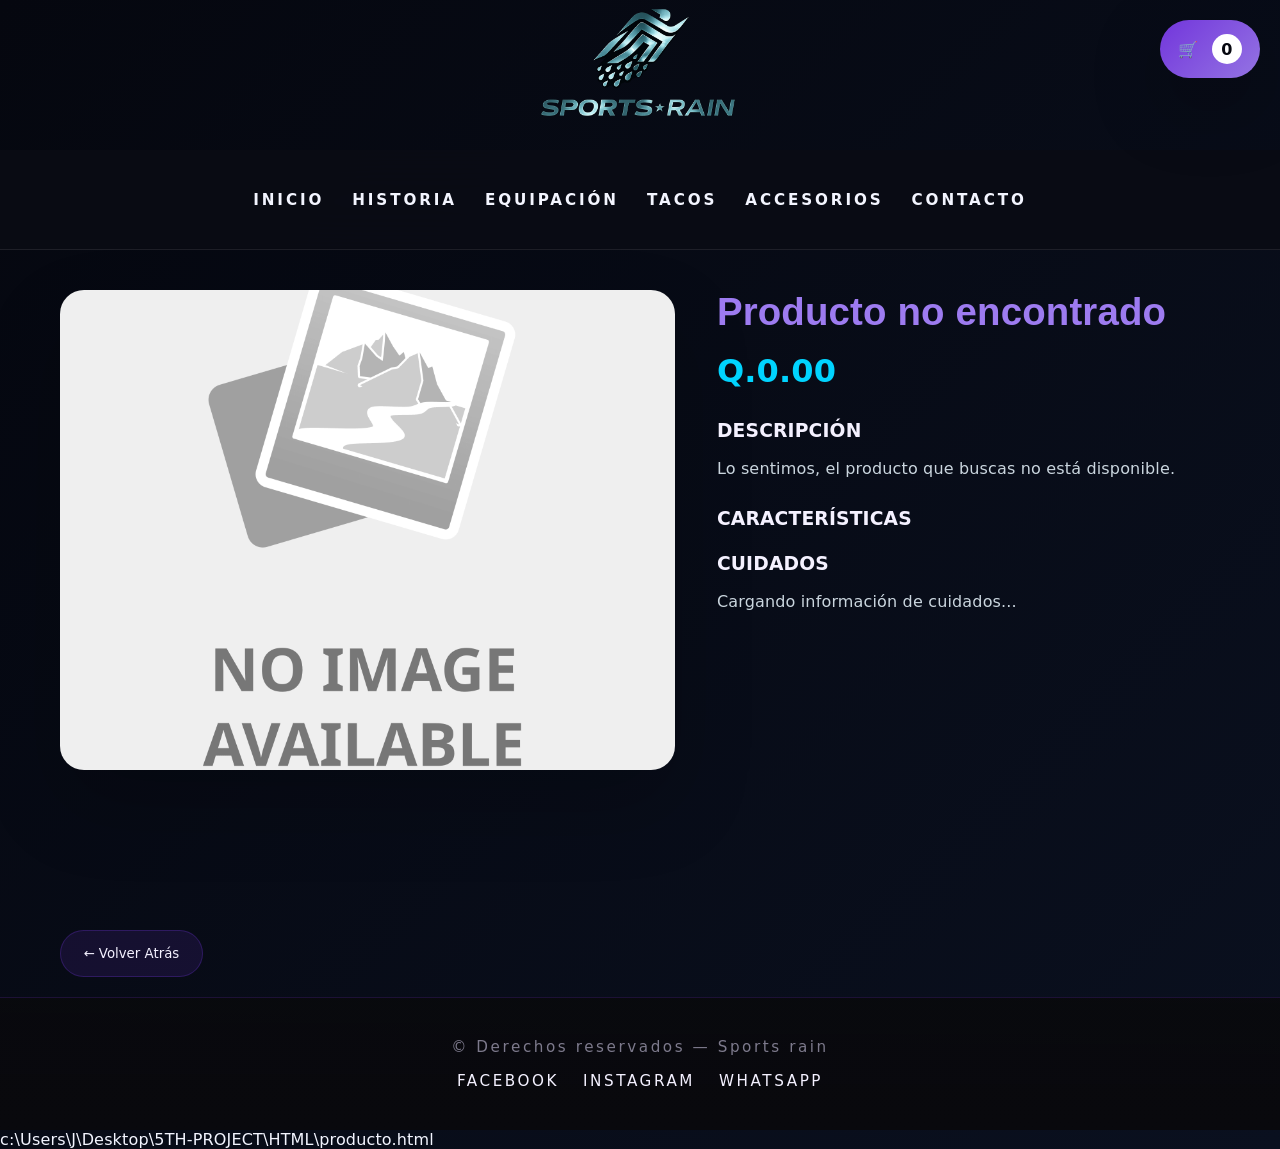
<file: HTML/producto.html>
<!DOCTYPE html>
<html lang="es">
<head>
    <meta charset="UTF-8">
    <meta name="viewport" content="width=device-width, initial-scale=1.0">
    <title>TX-Camisola - TX Performance</title>
    <link rel="stylesheet" href="../CSS/estiloprincipal-aida.css">
    <link rel="stylesheet" href="../CSS/estiloprincipal-meli.css">
    <link rel="stylesheet" href="../CSS/estilosapartados-aida.css">
    <link rel="stylesheet" href="../CSS/estilosapartados-meli.css">
    <link rel="stylesheet" href="../CSS/estilos-producto-aida.css">
    <link rel="stylesheet" href="../CSS/estilos-producto-meli.css">
    <!-- Scripts para funcionalidad dinámica -->
    <script src="../JS/productos.js"></script>
    <script src="../JS/carrito.js"></script>
</head>
<body>
    <!-- ========================
         HEADER — La barra superior con el nombre TX
         Es lo primero que se ve, forma de rectángulo largo
    ======================== -->
    <header class="header">
        <img src="../images/logoooooo.png" alt="Logo SR" class="header-logo">
    </header>

    <!-- 1. Checkbox - motor del hamburguesa -->
    <input type="checkbox" id="menu-toggle">

    <!-- 2. Panel lateral - solo celular -->
    <ul class="menu-panel">
        <li><a href="../index.html">INICIO</a></li>
        <li><a href="historia.html">HISTORIA</a></li>
        <li><a href="Equipacion.html">EQUIPACIÓN</a></li>
        <li><a href="Tacos.html">TACOS</a></li>
        <li><a href="Accesorios.html">ACCESORIOS</a></li>
        <li><a href="Contacto.html">CONTACTO</a></li>
    </ul>

    <!-- ========================
         NAV — Barra de navegación
         Links para moverse entre secciones
    ======================== -->
    <nav class="navbar">
        <label class="menu-btn" for="menu-toggle">☰</label>
        <ul class="nav-links">
            <li><a href="../index.html">INICIO</a></li>
            <li><a href="historia.html">HISTORIA</a></li>
            <li><a href="Equipacion.html">EQUIPACIÓN</a></li>
            <li><a href="Tacos.html">TACOS</a></li>
            <li><a href="Accesorios.html">ACCESORIOS</a></li>
            <li><a href="Contacto.html">CONTACTO</a></li>
        </ul>
    </nav>

    <!-- Carrito flotante - aparece en todas las páginas -->
    <div class="carrito-flotante" onclick="mostrarCarrito()">
        🛒 <span class="carrito-contador" id="carrito-contador">0</span>
    </div>

    <!-- Modal del carrito -->
    <div class="modal-carrito" id="modal-carrito">
        <div class="modal-contenido">
            <span class="cerrar-modal" onclick="cerrarCarrito()">&times;</span>
            <h2>Tu Carrito</h2>
            <div id="items-carrito">
                <!-- Los items del carrito se agregarán aquí con JavaScript -->
            </div>
            <div class="total-carrito" id="total-carrito">
                Total: Q.0.00
            </div>
            <button class="btn-agregar-carrito" onclick="finalizarCompra()">
                Finalizar Compra
            </button>
        </div>
    </div>

    <!-- Contenido principal de la página de producto -->
    <main>
        <div class="producto-detalle">
            <!-- Galería de imágenes del producto -->
            <div class="galeria-imagenes">
                <div class="imagen-principal">
                    <img src="../images/placeholder.png" alt="Producto TX" id="imagen-principal">
                </div>
                <div class="imagenes-secundarias" id="imagenes-secundarias">
                    <!-- Las imágenes secundarias se cargarán dinámicamente -->
                </div>
            </div>

            <!-- Información detallada del producto -->
            <div class="info-producto">
                <h1 id="titulo-producto">Producto TX</h1>
                <div class="precio-producto" id="precio-producto">Q.0.00</div>

                <!-- Selector de tallas -->
                <div class="selector-tallas">
                    <h3>Selecciona tu talla:</h3>
                    <div class="tallas" id="contenedor-tallas">
                        <!-- Las tallas se cargarán dinámicamente -->
                    </div>
                </div>

                <!-- Botón agregar al carrito -->
                <button class="btn-agregar-carrito" id="btn-agregar-carrito" onclick="agregarProductoAlCarrito()">
                    Agregar al Carrito
                </button>

                <!-- Descripción detallada -->
                <div class="descripcion-detallada">
                    <h3>Descripción</h3>
                    <p id="descripcion-producto">Cargando descripción...</p>

                    <h3>Características</h3>
                    <ul id="caracteristicas-producto">
                        <!-- Las características se cargarán dinámicamente -->
                    </ul>

                    <h3>Cuidados</h3>
                    <p id="cuidados-producto">Cargando información de cuidados...</p>
                </div>
            </div>
        </div>

           <!-- Botón para volver atrás -->
    <div class="contenedor-boton-volver">
        <button class="btn-volver-inicio" onclick="history.back()">
            ← Volver Atrás
        </button>
    </div>

    </main>

    <!-- ========================
         FOOTER — Pie de página
         Derechos reservados e íconos de redes sociales
    ======================== -->
    <footer class="footer">
        <p class="footer-derechos">
            &copy; Derechos reservados &mdash; Sports rain
        </p>
        <div class="footer-redes">
            <a href="https://www.facebook.com/share/1EJJHtxnSB/">Facebook</a>
            <a href="https://www.instagram.com/tx_studio8?igsh=MTV1dWxja3RocWlxaw==">Instagram</a>
            <a href="https://wa.me/50236875828">WhatsApp</a>
        </div>
    </footer>

    <!-- Script para cargar producto dinámicamente -->
    <script>
        // Variable global para el producto actual
        let productoActual = null;

        // Función para obtener parámetro de la URL
        function obtenerParametroURL(nombre) {
            const urlParams = new URLSearchParams(window.location.search);
            return urlParams.get(nombre);
        }

        // Función para cargar producto dinámicamente
        function cargarProducto() {
            const productoId = obtenerParametroURL('id');

            if (!productoId) {
                // Si no hay ID, mostrar producto por defecto o error
                mostrarErrorProducto();
                return;
            }

            productoActual = obtenerProducto(productoId);

            if (!productoActual) {
                mostrarErrorProducto();
                return;
            }

            // Cargar información del producto
            document.getElementById('titulo-producto').textContent = productoActual.nombre;
            document.getElementById('precio-producto').textContent = `Q.${productoActual.precio.toFixed(2)}`;
            document.getElementById('descripcion-producto').textContent = productoActual.descripcion;
            document.getElementById('cuidados-producto').textContent = productoActual.cuidados;

            // Cargar imagen principal
            document.getElementById('imagen-principal').src = productoActual.imagenes[0];
            document.getElementById('imagen-principal').alt = productoActual.nombre;

            // Cargar imágenes secundarias
            const imagenesSecundarias = document.getElementById('imagenes-secundarias');
            imagenesSecundarias.innerHTML = '';
            productoActual.imagenes.forEach((imagen, index) => {
                if (index > 0) { // Saltar la primera imagen que ya está en principal
                    const img = document.createElement('img');
                    img.src = imagen;
                    img.alt = `${productoActual.nombre} vista ${index + 1}`;
                    img.onclick = () => cambiarImagen(imagen);
                    imagenesSecundarias.appendChild(img);
                }
            });

            // Cargar tallas
            const contenedorTallas = document.getElementById('contenedor-tallas');
            contenedorTallas.innerHTML = '';
            productoActual.tallas.forEach(talla => {
                const btnTalla = document.createElement('button');
                btnTalla.className = 'talla';
                btnTalla.textContent = talla;
                btnTalla.onclick = () => seleccionarTalla(btnTalla);
                contenedorTallas.appendChild(btnTalla);
            });

            // Cargar características
            const listaCaracteristicas = document.getElementById('caracteristicas-producto');
            listaCaracteristicas.innerHTML = '';
            productoActual.caracteristicas.forEach(caracteristica => {
                const li = document.createElement('li');
                li.textContent = caracteristica;
                listaCaracteristicas.appendChild(li);
            });

    
            // Actualizar título de la página
            document.title = `${productoActual.nombre} - TX Performance`;
        }

        // Función para mostrar error cuando no se encuentra el producto
        function mostrarErrorProducto() {
            document.getElementById('titulo-producto').textContent = 'Producto no encontrado';
            document.getElementById('precio-producto').textContent = 'Q.0.00';
            document.getElementById('descripcion-producto').textContent = 'Lo sentimos, el producto que buscas no está disponible.';
            document.getElementById('btn-agregar-carrito').style.display = 'none';
            document.querySelector('.selector-tallas').style.display = 'none';
        }

        // Función para agregar producto al carrito (versión actualizada)
        function agregarProductoAlCarrito() {
            if (!productoActual) {
                alert('Error: No se pudo cargar la información del producto.');
                return;
            }

            if (!window.tallaSeleccionada) {
                alert('Por favor selecciona una talla antes de agregar al carrito.');
                return;
            }

            agregarAlCarrito(
                productoActual.nombre,
                productoActual.precio,
                productoActual.imagenes[0],
                window.tallaSeleccionada
            );
        }

        // Inicializar página cuando se carga
        document.addEventListener('DOMContentLoaded', function() {
            cargarProducto();
        });
    </script>
</body>
</html></content>
<parameter name="filePath">c:\Users\J\Desktop\5TH-PROJECT\HTML\producto.html
</file>
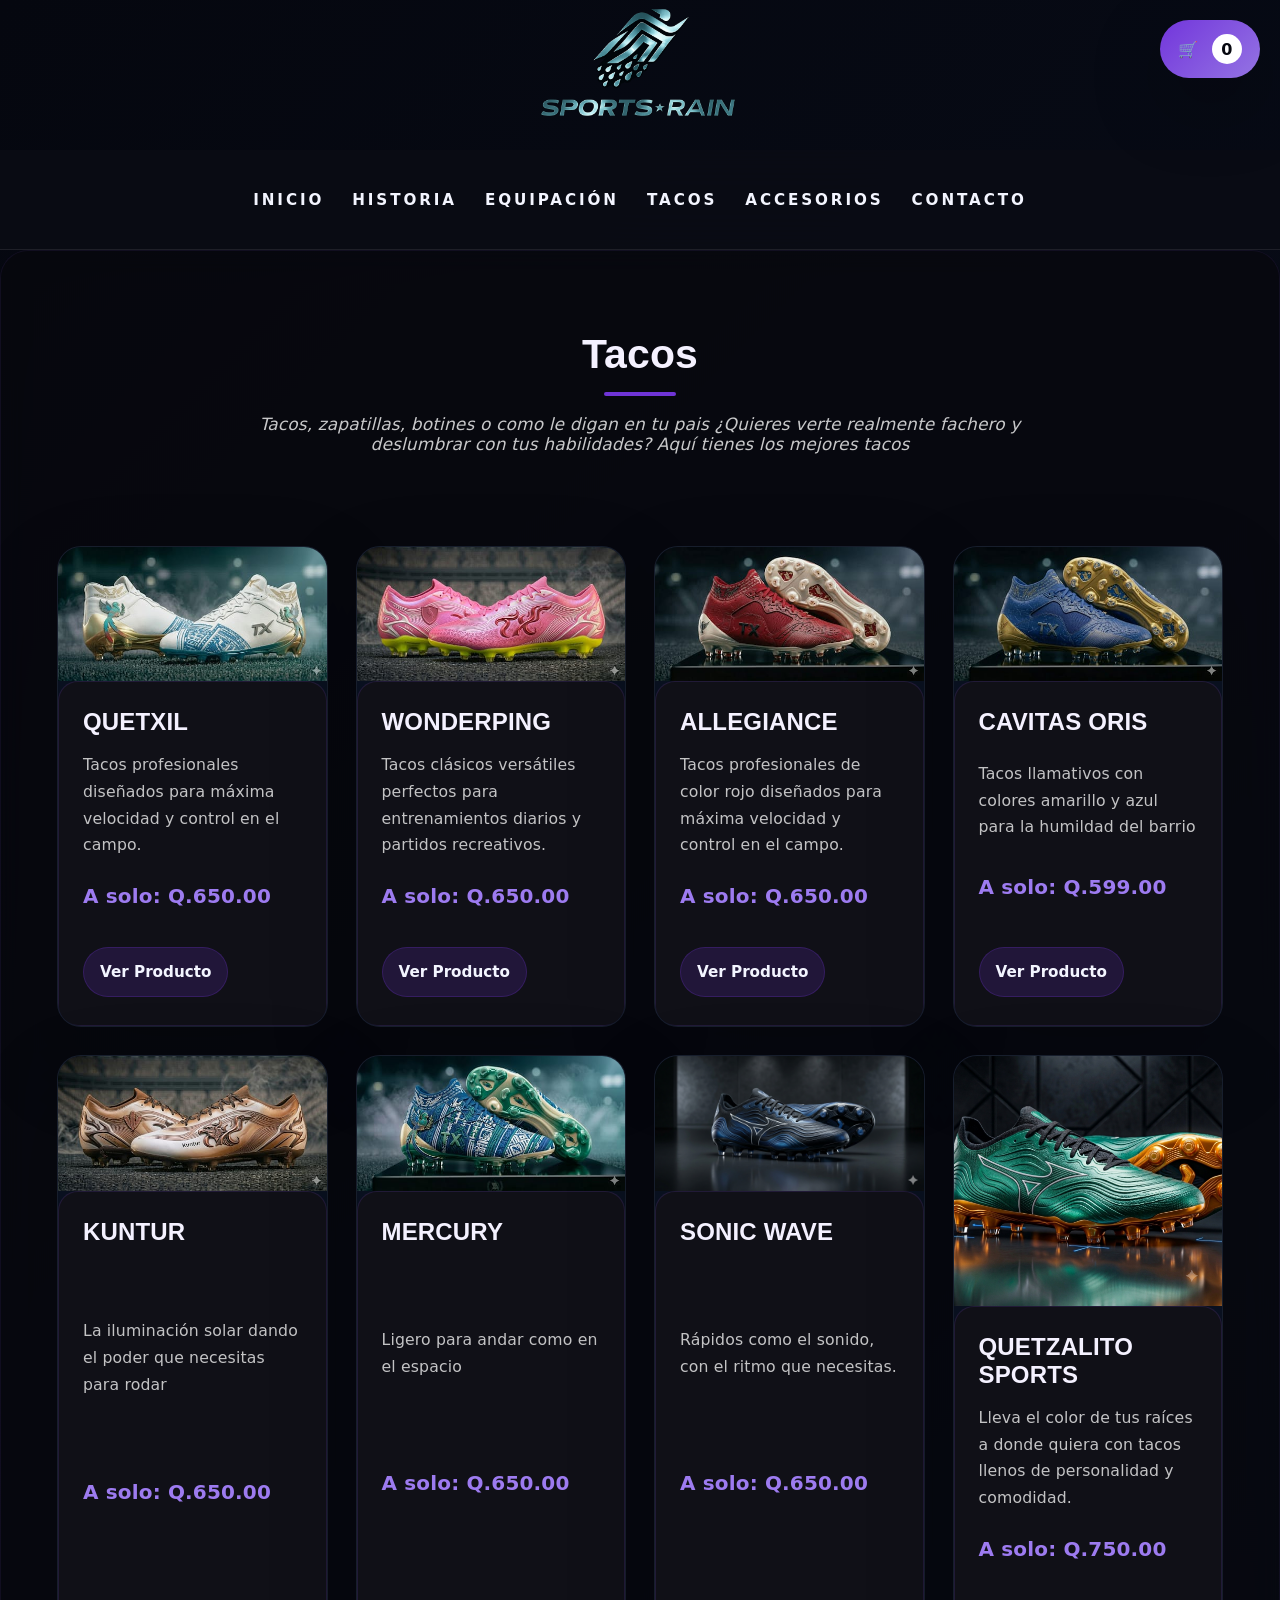
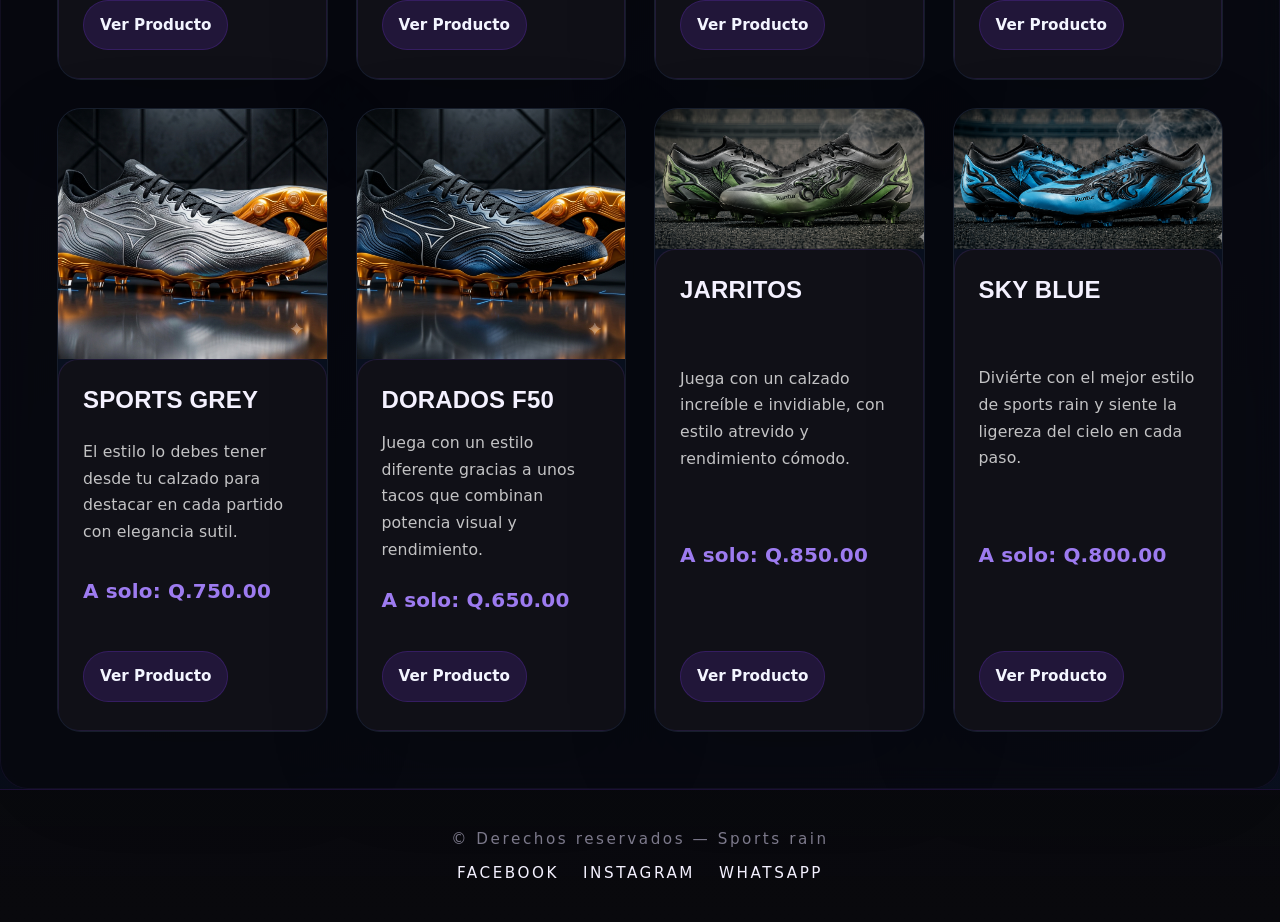
<file: HTML/Tacos.html>
<!DOCTYPE html>
<html lang="en">
<head>
    <meta charset="UTF-8">
    <meta name="viewport" content="width=device-width, initial-scale=1.0">
    <title>TX-TACOS</title>
    <link rel="stylesheet" href="../CSS/estiloprincipal-aida.css">
    <link rel="stylesheet" href="../CSS/estiloprincipal-meli.css">
    <link rel="stylesheet" href="../CSS/estilosapartados-aida.css">
    <link rel="stylesheet" href="../CSS/estilosapartados-meli.css">
    <!-- Scripts para funcionalidad del carrito -->
    <script src="../JS/productos.js"></script>
    <script src="../JS/carrito.js"></script>
</head>
<body>

    <!-- ========================
         HEADER — La barra superior con el nombre TX
         Es lo primero que se ve, forma de rectángulo largo
    ======================== -->
    <header class="header">
        <img src="../images/logoooooo.png" alt="Logo SR" class="header-logo">
    </header>

    <!-- 1. Checkbox - motor del hamburguesa -->
    <input type="checkbox" id="menu-toggle">

    <!-- 2. Panel lateral - solo celular -->
    <ul class="menu-panel">
        <li><a href="../index.html">INICIO</a></li>
        <li><a href="historia.html">HISTORIA</a></li>
        <li><a href="Equipacion.html">EQUIPACIÓN</a></li>
        <li><a href="Tacos.html">TACOS</a></li>
        <li><a href="Accesorios.html">ACCESORIOS</a></li>
        <li><a href="Contacto.html">CONTACTO</a></li>
    </ul>
    <label class="menu-overlay" for="menu-toggle" aria-label="Cerrar menú"></label>

    <nav class="navbar">
        <label class="menu-btn" for="menu-toggle">☰</label>
        <ul class="nav-links">
            <li><a href="../index.html">INICIO</a></li>
            <li><a href="historia.html">HISTORIA</a></li>
            <li><a href="Equipacion.html">EQUIPACIÓN</a></li>
            <li><a href="Tacos.html">TACOS</a></li>
            <li><a href="Accesorios.html">ACCESORIOS</a></li>
            <li><a href="Contacto.html">CONTACTO</a></li>
        </ul>
    </nav>
    <!-- Una seccion que engloba todo el apartado de accesorios-->
    <section id="intro">
        <!--Una breve introduccion al apartado de accesorios-->
        <header>
        <h2>Tacos</h2>
        <p id="descripcion">
            Tacos, zapatillas, botines o como le digan en tu pais 
            ¿Quieres verte realmente fachero y deslumbrar con tus habilidades? 
            Aquí tienes los mejores tacos
        </p>
        </header>

        <!-- La parte del menu para las imagenes y descripciones-->
         <div class="catalogo cata-tacos">

            <article class="producto">
                <div>
                    <img src="../images/tacos1.jpeg" alt="Quetxil">
                </div>
                <div class="informacion"> 
                    <h3>Quetxil</h3>
                    <p>Las alas que te hacen sentir mas ligero</p>
                    <div class="precio">
                        <p class="dinero">A solo: Q.650.00</p>
                    </div>
                    <button class="btn-ver-producto" onclick="window.location.href='producto.html?id=quetxil'">Ver Producto</button>
                </div>
            </article>

            <article class="producto">
                <div>
                    <img src="../images/tacos2.jpeg" alt="Wonderping">
                </div>
                <div class="informacion">
                    <h3>Wonderping</h3>
                    <p>Los que no le temen a nada</p>
                    <div class="precio">
                        <p class="dinero">A solo: Q.650.00</p>
                    </div>
                    <button class="btn-ver-producto" onclick="window.location.href='producto.html?id=wonderping'">Ver Producto</button>
                </div>
            </article>

            <article class="producto">
                <div>
                    <img src="../images/tacos3.jpeg" alt="Allegiance">
                </div>
                <div class="informacion">
                    <h3>Allegiance</h3>
                    <p>LL. EL sentimiento de lealtad y de libertad</p>
                    <div class="precio">
                        <p class="dinero">A solo: Q.650.00</p>
                    </div>
                    <button class="btn-ver-producto" onclick="window.location.href='producto.html?id=allegiance'">Ver Producto</button>
                </div>
            </article>

            <article class="producto">
                <div>
                    <img src="../images/tacos4.jpeg" alt="Cavitas Oris">
                </div>
                <div class="informacion">
                    <h3>Cavitas Oris</h3>
                    <p>Donde la pasión y la humildad nunca falta</p>
                    <div class="precio">
                        <p class="dinero">A solo: Q.599.00</p>
                    </div>
                    <button class="btn-ver-producto" onclick="window.location.href='producto.html?id=cavitasoris'">Ver Producto</button>
                </div>
            </article>

            <article class="producto">
                <div>
                    <img src="../images/tacos5.jpeg" alt="Kuntur">
                </div>
                <div class="informacion">
                    <h3>Kuntur</h3>
                    <p>El sol te ayudará en la velocidad que necesites</p>
                    <div class="precio">
                        <p class="dinero">A solo: Q.650.00</p>
                    </div>
                    <button class="btn-ver-producto" onclick="window.location.href='producto.html?id=kuntur'">Ver Producto</button>
                </div>
            </article>

            <article class="producto">
                <div>
                    <img src="../images/tacos6.jpeg" alt="Mercury">
                </div>
                <div class="informacion">
                    <h3>Mercury</h3>
                    <p>Ligero como el espacio</p>
                    <div class="precio">
                        <p class="dinero">A solo: Q.650.00</p>
                    </div>
                    <button class="btn-ver-producto" onclick="window.location.href='producto.html?id=mercury'">Ver Producto</button>
                </div>
            </article>

            <article class="producto">
                <div>
                    <img src="../images/tacos7.png" alt="Sonic Wave">
                </div>
                <div class="informacion">
                    <h3>Sonic Wave</h3>
                    <p>Con toda la velocidad de la onda</p>
                    <div class="precio">
                        <p class="dinero">A solo: Q.650.00</p>
                    </div>
                    <button class="btn-ver-producto" onclick="window.location.href='producto.html?id=sonic-wave'">Ver Producto</button>
                </div>
            </article>

            <article class="producto">
                <div>
                    <img src="../images/verde.png" alt="quetzalito">
                </div>
                <div class="informacion">
                    <h3>Quetzalito sports</h3>
                    <p>Lleva el color de tus raíces a donde quiera</p>
                    <div class="precio">
                        <p class="dinero">A solo: Q.750.00</p>
                    </div>
                    <button class="btn-ver-producto" onclick="window.location.href='producto.html?id=quetzalito-sports'">Ver Producto</button>
                </div>
            </article>

            <article class="producto">
                <div>
                    <img src="../images/gris.png" alt="grey">
                </div>
                <div class="informacion">
                    <h3>Sports grey</h3>
                    <p>El estilo lo debes tener desde tu calzado</p>
                    <div class="precio">
                        <p class="dinero">A solo: Q.750.00</p>
                    </div>
                    <button class="btn-ver-producto" onclick="window.location.href='producto.html?id=sports-grey'">Ver Producto</button>
                </div>
            </article>

            <article class="producto">
                <div>
                    <img src="../images/azuldorado.png" alt="dorados">
                </div>
                <div class="informacion">
                    <h3>Dorados f50</h3>
                    <p>Juega con un estilo diferente</p>
                    <div class="precio">
                        <p class="dinero">A solo: Q.650.00</p>
                    </div>
                    <button class="btn-ver-producto" onclick="window.location.href='producto.html?id=dorados-f50'">Ver Producto</button>
                </div>
            </article>

             <article class="producto">
                <div>
                    <img src="../images/jarritos.png" alt="jarritos">
                </div>
                <div class="informacion">
                    <h3>Jarritos</h3>
                    <p>Juega con un calzado increíble e invidiable</p>
                    <div class="precio">
                        <p class="dinero">A solo: Q.850.00</p>
                    </div>
                    <button class="btn-ver-producto" onclick="window.location.href='producto.html?id=jarritos'">Ver Producto</button>
                </div>
            </article>

            <article class="producto">
                <div>
                    <img src="../images/bluee.png" alt="blue">
                </div>
                <div class="informacion">
                    <h3>sky blue</h3>
                    <p>Diviérte con el mejot estilo de sports rain.</p>
                    <div class="precio">
                        <p class="dinero">A solo: Q.800.00</p>
                    </div>
                    <button class="btn-ver-producto" onclick="window.location.href='producto.html?id=sky-blue'">Ver Producto</button>
                </div>
            </article>
        
            <article class="producto">
                <div>
                    <img src="../images/Proximamente.png" alt="Proximamente">
                </div>
                <div class="informacion">
                    <h3>Proximamente</h3>
                </div>
            </article>

         </div>
    </section>

   

<!-- Solucionando el bug insano de el carrito /AC/ -->
 <div class="carrito-flotante" onclick="mostrarCarrito()">
        🛒 <span class="carrito-contador" id="carrito-contador">0</span>
    </div>
    <div class="modal-carrito" id="modal-carrito">
        <div class="modal-contenido">
            <span class="cerrar-modal" onclick="cerrarCarrito()">&times;</span>
            <h2>Tu Carrito</h2>
            <div id="items-carrito"></div>
            <div class="total-carrito" id="total-carrito">Total: Q.0.00</div>
            <button class="btn-agregar-carrito" onclick="finalizarCompra()">Finalizar Compra</button>
        </div>
    </div>


    <footer class="footer">
        <p class="footer-derechos">
            &copy; Derechos reservados &mdash; Sports rain
        </p>
        <div class="footer-redes">
            <a href="https://www.facebook.com/share/1EJJHtxnSB/">Facebook</a>
            <a href="https://www.instagram.com/tx_studio8?igsh=MTV1dWxja3RocWlxaw==">Instagram</a>
            <a href="https://wa.me/50236875828">WhatsApp</a>
        </div>
    </footer>
</body>
</html>
</file>
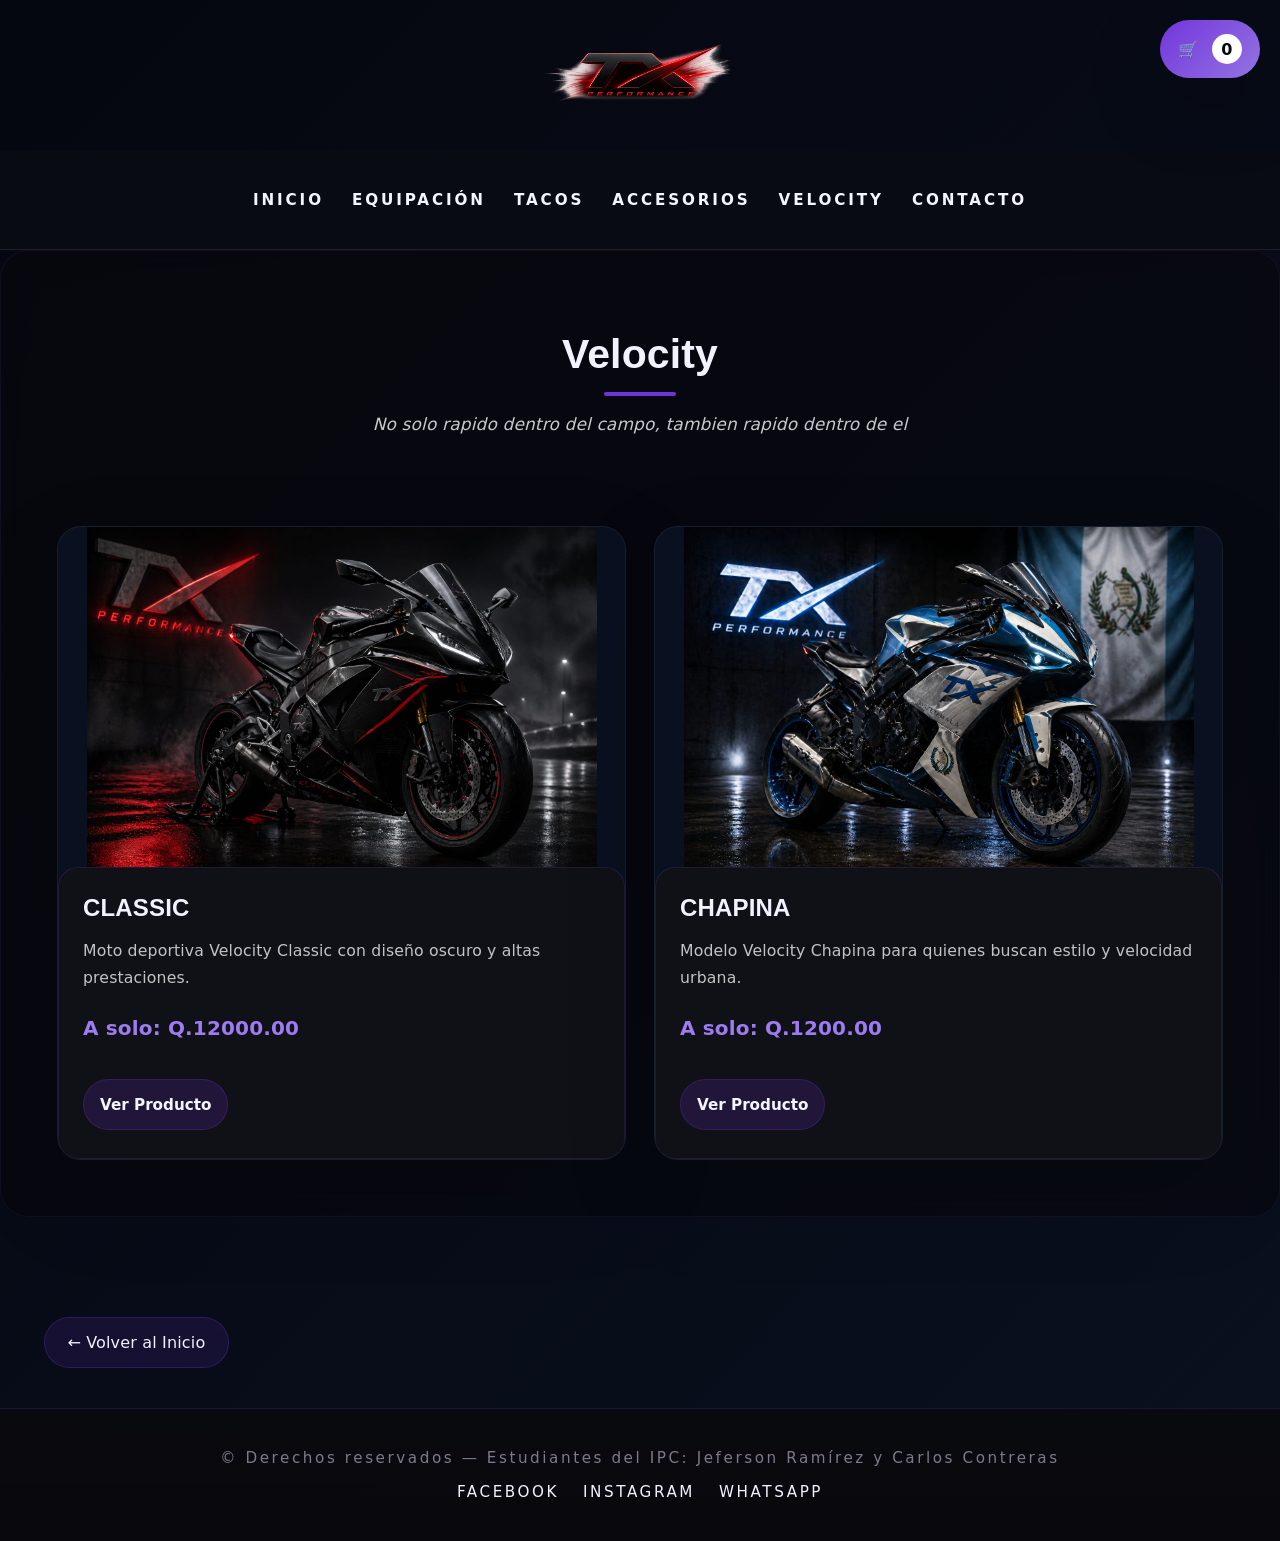
<file: HTML/Velocity.html>
<!DOCTYPE html>
<html lang="en">
<head>
    <meta charset="UTF-8">
    <meta name="viewport" content="width=device-width, initial-scale=1.0">
    <title>TX-VELOCITY</title>
    <link rel="stylesheet" href="../CSS/estiloprincipal-aida.css">
    <link rel="stylesheet" href="../CSS/estiloprincipal-meli.css">
    <link rel="stylesheet" href="../CSS/estilosapartados-aida.css">
    <link rel="stylesheet" href="../CSS/estilosapartados-meli.css">
    <script src="../JS/productos.js"></script>
    <script src="../JS/carrito.js"></script>
</head>
<body>
    

    <!-- ========================
         HEADER — La barra superior con el nombre TX
         Es lo primero que se ve, forma de rectángulo largo
    ======================== -->
    <header class="header">
        <img src="../images/logo2.png" alt="Logo TX" class="header-logo">
    </header>

    <!-- 1. Checkbox - motor del hamburguesa -->
    <input type="checkbox" id="menu-toggle">

    <!-- 2. Panel lateral - solo celular -->
    <ul class="menu-panel">
        <li><a href="../index.html">INICIO</a></li>
        <li><a href="Equipacion.html">EQUIPACIÓN</a></li>
        <li><a href="Tacos.html">TACOS</a></li>
        <li><a href="Accesorios.html">ACCESORIOS</a></li>
        <li><a href="Velocity.html">VELOCITY</a></li>
        <li><a href="Contacto.html">CONTACTO</a></li>
    </ul>
    <label class="menu-overlay" for="menu-toggle" aria-label="Cerrar menú"></label>

    <!-- ========================
         NAV — Barra de navegación
         Links para moverse entre secciones
    ======================== -->
    <nav class="navbar">
        <label class="menu-btn" for="menu-toggle">☰</label>
        <ul class="nav-links">
            <li><a href="../index.html">INICIO</a></li>
            <li><a href="Equipacion.html">EQUIPACIÓN</a></li>
            <li><a href="Tacos.html">TACOS</a></li>
            <li><a href="Accesorios.html">ACCESORIOS</a></li>
            <li><a href="Velocity.html">VELOCITY</a></li>
            <li><a href="Contacto.html">CONTACTO</a></li>

        </ul>
    </nav>

    <div class="carrito-flotante" onclick="mostrarCarrito()">
        🛒 <span class="carrito-contador" id="carrito-contador">0</span>
    </div>

    <div class="modal-carrito" id="modal-carrito">
        <div class="modal-contenido">
            <span class="cerrar-modal" onclick="cerrarCarrito()">&times;</span>
            <h2>Tu Carrito</h2>
            <div id="items-carrito"></div>
            <div class="total-carrito" id="total-carrito">Total: Q.0.00</div>
            <button class="btn-agregar-carrito" onclick="finalizarCompra()">Finalizar Compra</button>
        </div>
    </div>
    <!-- Una seccion que engloba todo el apartado de accesorios-->
    <section id="intro">
        <!--Una breve introduccion al apartado de accesorios-->
        <header>
        <h2>Velocity</h2>
        <p id="descripcion">
            No solo rapido dentro del campo, tambien rapido dentro de el
        </p>
        </header>
    <!-- La parte del menu para las imagenes y descripciones-->
         <div class="catalogo cata-velocity">

            <article class="producto">
                <div>
                    <img src="../images/moto1.jpeg" alt="Classic">
                </div>
                <div class="informacion">
                    <h3>Classic</h3>
                    <p>La edición clásica. Nunca está mal</p>
                    <div class="precio">
                        <p class="dinero">A solo: Q.12,000.00</p>
                    </div>
                    <button class="btn-ver-producto" onclick="window.location.href='producto.html?id=classic'">Ver Producto</button>
                </div>
            </article>

            <article class="producto">
                <div>
                    <img src="../images/moto2.jpeg" alt="Chapina" >
                </div>
                <div class="informacion">
                    <h3>Chapina</h3>
                    <p>Con fiambre hasta el motor</p>
                    <div class="precio">
                        <p class="dinero">A solo: Q.12,000.00</p>
                    </div>
                    <button class="btn-ver-producto" onclick="window.location.href='producto.html?id=chapina'">Ver Producto</button>
                </div>
            </article>

        
         </div>
    </section>

    <!-- Botón para volver atrás -->
    <div class="contenedor-boton-volver">
        <a href="../index.html" class="btn-volver-inicio">
            ← Volver al Inicio
        </a>
    </div>

    <footer class="footer">
        <p class="footer-derechos">
            &copy; Derechos reservados &mdash; Estudiantes del IPC: Jeferson Ramírez y Carlos Contreras
        </p>
        <div class="footer-redes">
            <a href="https://www.facebook.com/share/1EJJHtxnSB/">Facebook</a>
            <a href="https://www.instagram.com/tx_studio8?igsh=MTV1dWxja3RocWlxaw==">Instagram</a>
            <a href="https://wa.me/50236875828">WhatsApp</a>
        </div>
    </footer> 
</body>
</html>
</file>
<file: CSS/estiloprincipal-aida.css>
/* yo este archivo contiene estilos CSS con comentarios simples para aprender */
/* ========================
   ESTILOS PRINCIPAL — AIDA
   (Colores, tipografía, botones y estilo visual)
   ======================= */

:root { /* yo inicio un bloque de estilo */
    --bg: #07060c; /* yo defino una variable de estilo */
    --bg-alt: #0f0c1d; /* yo defino una variable de estilo */
    --bg-surface: #14121d; /* yo defino una variable de estilo */
    --bg-surface-soft: #1f1a2d; /* yo defino una variable de estilo */
    --bg-surface-strong: #09070f; /* yo defino una variable de estilo */
    --bg-glow: rgba(139, 92, 246, 0.16); /* yo defino una variable de estilo */
    --accent: #8b5cf6; /* yo defino una variable de estilo */
    --accent-secondary: #c084fc; /* yo defino una variable de estilo */
    --text: #f4f1ff; /* yo defino una variable de estilo */
    --text-strong: #ffffff; /* yo defino una variable de estilo */
    --text-muted: #aca6c9; /* yo defino una variable de estilo */
    --border-soft: rgba(139, 92, 246, 0.22); /* yo defino una variable de estilo */
    --shadow-soft: 0 30px 70px rgba(0, 0, 0, 0.45); /* yo defino una variable de estilo */
    --shadow-strong: 0 38px 100px rgba(0, 0, 0, 0.38); /* yo defino una variable de estilo */
} /* yo cierro el bloque de estilo */

html { /* yo inicio un bloque de estilo */
    scroll-behavior: smooth; /* yo aplico una propiedad de estilo */
} /* yo cierro el bloque de estilo */

body { /* yo inicio un bloque de estilo */
    color: var(--text); /* yo defino el estilo del texto */
    font-family: 'Segoe UI', 'Inter', system-ui, sans-serif; /* yo aplico una propiedad de estilo */
    background: radial-gradient(circle at top left, rgba(139, 92, 246, 0.16) 0%, transparent 22%),
                radial-gradient(circle at bottom right, rgba(139, 92, 246, 0.08) 0%, transparent 18%),
                linear-gradient(180deg, #0b0815 0%, #050408 100%);
    background-attachment: fixed; /* yo aplico una propiedad de estilo */
    min-height: 100vh; /* yo ajusto espacios o tamaños */
    letter-spacing: 0.01em; /* yo defino el estilo del texto */
    -webkit-font-smoothing: antialiased; /* yo aplico una propiedad de estilo */
    -moz-osx-font-smoothing: grayscale; /* yo aplico una propiedad de estilo */
} /* yo cierro el bloque de estilo */

::selection { /* yo inicio un bloque de estilo */
    background: rgba(139, 92, 246, 0.35); /* yo defino cómo se ve el elemento */
    color: #fff; /* yo defino el estilo del texto */
} /* yo cierro el bloque de estilo */

img { /* yo inicio un bloque de estilo */
    display: block; /* yo controlo cómo se coloca el elemento */
    max-width: 100%; /* yo ajusto espacios o tamaños */
} /* yo cierro el bloque de estilo */

input,
select,
textarea { /* yo inicio un bloque de estilo */
    font: inherit; /* yo aplico una propiedad de estilo */
    width: 100%; /* yo ajusto espacios o tamaños */
    min-height: 48px; /* yo ajusto espacios o tamaños */
    padding: 0.95rem 1rem; /* yo ajusto espacios o tamaños */
    color: var(--text); /* yo defino el estilo del texto */
    background: rgba(255, 255, 255, 0.06); /* yo defino cómo se ve el elemento */
    border: 1px solid rgba(139, 92, 246, 0.18); /* yo defino cómo se ve el elemento */
    border-radius: 16px; /* yo defino cómo se ve el elemento */
    transition: border-color 0.25s ease, box-shadow 0.25s ease, background-color 0.25s ease; /* yo aplico una propiedad de estilo */
} /* yo cierro el bloque de estilo */

select { /* yo inicio un bloque de estilo */
    appearance: none; /* yo aplico una propiedad de estilo */
    background-image: linear-gradient(45deg, transparent 50%, rgba(255,255,255,0.95) 50%),
                      linear-gradient(135deg, rgba(255,255,255,0.95) 50%, transparent 50%);
    background-position: calc(100% - 1rem) center; /* yo aplico una propiedad de estilo */
    background-size: 8px 8px; /* yo aplico una propiedad de estilo */
    background-repeat: no-repeat; /* yo aplico una propiedad de estilo */
    padding-right: 2.75rem; /* yo aplico una propiedad de estilo */
} /* yo cierro el bloque de estilo */

option { /* yo inicio un bloque de estilo */
    color: var(--text); /* yo defino el estilo del texto */
    background: #09080f; /* yo defino cómo se ve el elemento */
} /* yo cierro el bloque de estilo */

input:focus,
select:focus,
textarea:focus { /* yo inicio un bloque de estilo */
    border-color: rgba(139, 92, 246, 0.55); /* yo aplico una propiedad de estilo */
    box-shadow: 0 0 0 4px rgba(139, 92, 246, 0.12); /* yo defino cómo se ve el elemento */
    outline: none; /* yo aplico una propiedad de estilo */
} /* yo cierro el bloque de estilo */

a { /* yo inicio un bloque de estilo */
    color: var(--accent); /* yo defino el estilo del texto */
    text-decoration: none; /* yo defino el estilo del texto */
} /* yo cierro el bloque de estilo */

a:hover { /* yo inicio un bloque de estilo */
    color: var(--accent-secondary); /* yo defino el estilo del texto */
} /* yo cierro el bloque de estilo */

button,
.btn-ver-producto,
.btn-agregar-carrito,
.btn-enviar,
.btn-volver-inicio { /* yo inicio un bloque de estilo */
    font-family: inherit; /* yo aplico una propiedad de estilo */
    border-radius: 999px; /* yo defino cómo se ve el elemento */
    border: none; /* yo defino cómo se ve el elemento */
    cursor: pointer; /* yo aplico una propiedad de estilo */
    transition: transform 0.2s ease, background-color 0.25s ease, box-shadow 0.25s ease; /* yo aplico una propiedad de estilo */
} /* yo cierro el bloque de estilo */

button:hover,
.btn-ver-producto:hover,
.btn-agregar-carrito:hover,
.btn-enviar:hover,
.btn-volver-inicio:hover { /* yo inicio un bloque de estilo */
    transform: translateY(-1px); /* yo aplico una propiedad de estilo */
} /* yo cierro el bloque de estilo */

button:focus,
.btn-ver-producto:focus,
.btn-agregar-carrito:focus,
.btn-enviar:focus,
.btn-volver-inicio:focus { /* yo inicio un bloque de estilo */
    outline: 2px solid rgba(124, 58, 237, 0.55); /* yo aplico una propiedad de estilo */
    outline-offset: 3px; /* yo aplico una propiedad de estilo */
} /* yo cierro el bloque de estilo */

.btn-ver-producto,
.btn-volver-inicio { /* yo inicio un bloque de estilo */
    background: rgba(124, 58, 237, 0.12); /* yo defino cómo se ve el elemento */
    color: var(--text); /* yo defino el estilo del texto */
    border: 1px solid rgba(124, 58, 237, 0.25); /* yo defino cómo se ve el elemento */
    padding: 0.95rem 1.4rem; /* yo ajusto espacios o tamaños */
} /* yo cierro el bloque de estilo */

.btn-agregar-carrito,
.btn-enviar { /* yo inicio un bloque de estilo */
    background: linear-gradient(135deg, var(--accent), var(--accent-secondary)); /* yo defino cómo se ve el elemento */
    color: #06070f; /* yo defino el estilo del texto */
    padding: 0.95rem 1.6rem; /* yo ajusto espacios o tamaños */
    box-shadow: 0 18px 40px rgba(139, 92, 246, 0.22); /* yo defino cómo se ve el elemento */
} /* yo cierro el bloque de estilo */

.btn-agregar-carrito:hover,
.btn-enviar:hover { /* yo inicio un bloque de estilo */
    background: linear-gradient(135deg, #a174f6, #d3b7ff); /* yo defino cómo se ve el elemento */
} /* yo cierro el bloque de estilo */


.menu-btn { /* yo inicio un bloque de estilo */
    color: var(--text); /* yo defino el estilo del texto */
} /* yo cierro el bloque de estilo */

.hero-copy,
.destacado-card,
.slogan-contenido { /* yo inicio un bloque de estilo */
    animation: fadeInUp 0.85s ease both; /* yo aplico una propiedad de estilo */
} /* yo cierro el bloque de estilo */

.destacado-card { /* yo inicio un bloque de estilo */
    animation-delay: 0.18s; /* yo aplico una propiedad de estilo */
} /* yo cierro el bloque de estilo */

@keyframes fadeInUp { /* yo inicio un bloque de estilo */
    from { /* yo inicio un bloque de estilo */
        opacity: 0; /* yo defino cómo se ve el elemento */
        transform: translateY(18px); /* yo aplico una propiedad de estilo */
    } /* yo cierro el bloque de estilo */
    to { /* yo inicio un bloque de estilo */
        opacity: 1; /* yo defino cómo se ve el elemento */
        transform: translateY(0); /* yo aplico una propiedad de estilo */
    } /* yo cierro el bloque de estilo */
} /* yo cierro el bloque de estilo */

@keyframes pulseGlow { /* yo inicio un bloque de estilo */
    0%, 100% { /* yo inicio un bloque de estilo */
        box-shadow: 0 18px 40px rgba(124, 58, 237, 0.12); /* yo defino cómo se ve el elemento */
    } /* yo cierro el bloque de estilo */
    50% { /* yo inicio un bloque de estilo */
        box-shadow: 0 24px 70px rgba(124, 58, 237, 0.22); /* yo defino cómo se ve el elemento */
    } /* yo cierro el bloque de estilo */
} /* yo cierro el bloque de estilo */

.btn-agregar-carrito,
.btn-enviar,
.carrito-flotante { /* yo inicio un bloque de estilo */
    animation: pulseGlow 3.2s ease-in-out infinite alternate; /* yo aplico una propiedad de estilo */
} /* yo cierro el bloque de estilo */

.btn-ver-producto { /* yo inicio un bloque de estilo */
    transition: transform 0.2s ease, background-color 0.25s ease, border-color 0.25s ease, color 0.25s ease; /* yo aplico una propiedad de estilo */
} /* yo cierro el bloque de estilo */

.btn-ver-producto:hover { /* yo inicio un bloque de estilo */
    transform: translateY(-1px); /* yo aplico una propiedad de estilo */
    color: var(--text); /* yo defino el estilo del texto */
} /* yo cierro el bloque de estilo */

.menu-panel li a { /* yo inicio un bloque de estilo */
    border-bottom: 1px solid rgba(124, 58, 237, 0.12); /* yo defino cómo se ve el elemento */
} /* yo cierro el bloque de estilo */

.nav-links a { /* yo inicio un bloque de estilo */
    color: var(--text); /* yo defino el estilo del texto */
    transition: color 0.3s; /* yo aplico una propiedad de estilo */
} /* yo cierro el bloque de estilo */

.nav-links a:hover,
.nav-links a.active { /* yo inicio un bloque de estilo */
    color: var(--accent); /* yo defino el estilo del texto */
} /* yo cierro el bloque de estilo */

.slogan-contenido h1 { /* yo inicio un bloque de estilo */
    color: var(--text); /* yo defino el estilo del texto */
} /* yo cierro el bloque de estilo */

.slogan-contenido h1 .accent-primary { /* yo inicio un bloque de estilo */
    color: var(--accent); /* yo defino el estilo del texto */
} /* yo cierro el bloque de estilo */

.slogan-contenido h1 .accent-secondary { /* yo inicio un bloque de estilo */
    color: var(--accent-secondary); /* yo defino el estilo del texto */
} /* yo cierro el bloque de estilo */

.slogan-text { /* yo inicio un bloque de estilo */
    color: var(--text-muted); /* yo defino el estilo del texto */
    font-style: italic; /* yo defino el estilo del texto */
} /* yo cierro el bloque de estilo */

.historia-pagina { /* yo inicio un bloque de estilo */
    max-width: 1120px; /* yo ajusto espacios o tamaños */
    margin: 3rem auto 4rem; /* yo ajusto espacios o tamaños */
    padding: 2.5rem; /* yo ajusto espacios o tamaños */
    border-radius: 32px; /* yo defino cómo se ve el elemento */
    background: linear-gradient(145deg, rgba(11, 8, 20, 0.97), rgba(20, 16, 34, 0.95)); /* yo defino cómo se ve el elemento */
    border: 1px solid rgba(139, 92, 246, 0.2); /* yo defino cómo se ve el elemento */
    box-shadow: 0 35px 90px rgba(0, 0, 0, 0.32); /* yo defino cómo se ve el elemento */
    position: relative; /* yo controlo cómo se coloca el elemento */
    overflow: hidden; /* yo controlo cómo se coloca el elemento */
} /* yo cierro el bloque de estilo */

.historia-pagina::before { /* yo inicio un bloque de estilo */
    content: ""; /* yo aplico una propiedad de estilo */
    position: absolute; /* yo controlo cómo se coloca el elemento */
    inset: 0; /* yo aplico una propiedad de estilo */
    background: radial-gradient(circle at top right, rgba(139, 92, 246, 0.18), transparent 38%); /* yo defino cómo se ve el elemento */
    pointer-events: none; /* yo aplico una propiedad de estilo */
} /* yo cierro el bloque de estilo */

.historia-encabezado { /* yo inicio un bloque de estilo */
    text-align: center; /* yo defino el estilo del texto */
    margin-bottom: 2rem; /* yo aplico una propiedad de estilo */
    position: relative; /* yo controlo cómo se coloca el elemento */
    z-index: 1; /* yo aplico una propiedad de estilo */
} /* yo cierro el bloque de estilo */

.historia-encabezado h1 { /* yo inicio un bloque de estilo */
    font-size: clamp(2.2rem, 3.4vw, 3.2rem); /* yo defino el estilo del texto */
    margin-bottom: 0.75rem; /* yo aplico una propiedad de estilo */
    letter-spacing: 0.08em; /* yo defino el estilo del texto */
    text-transform: uppercase; /* yo defino el estilo del texto */
} /* yo cierro el bloque de estilo */

.historia-encabezado .eyebrow { /* yo inicio un bloque de estilo */
    display: inline-flex; /* yo controlo cómo se coloca el elemento */
    color: var(--accent-secondary); /* yo defino el estilo del texto */
    font-size: 0.9rem; /* yo defino el estilo del texto */
    letter-spacing: 0.24em; /* yo defino el estilo del texto */
    text-transform: uppercase; /* yo defino el estilo del texto */
    font-weight: 700; /* yo defino el estilo del texto */
} /* yo cierro el bloque de estilo */

.historia-cuerpo { /* yo inicio un bloque de estilo */
    display: grid; /* yo controlo cómo se coloca el elemento */
    gap: 1.15rem; /* yo ajusto espacios o tamaños */
    position: relative; /* yo controlo cómo se coloca el elemento */
    z-index: 1; /* yo aplico una propiedad de estilo */
} /* yo cierro el bloque de estilo */

.historia-cuerpo p { /* yo inicio un bloque de estilo */
    color: var(--text-muted); /* yo defino el estilo del texto */
    line-height: 1.9; /* yo defino el estilo del texto */
    font-size: 1rem; /* yo defino el estilo del texto */
} /* yo cierro el bloque de estilo */

.historia-frase { /* yo inicio un bloque de estilo */
    margin: 0.8rem 0; /* yo ajusto espacios o tamaños */
    padding: 1.2rem 1.4rem; /* yo ajusto espacios o tamaños */
    border-left: 4px solid var(--accent); /* yo defino cómo se ve el elemento */
    border-radius: 16px; /* yo defino cómo se ve el elemento */
    background: rgba(139, 92, 246, 0.1); /* yo defino cómo se ve el elemento */
    color: var(--text-strong); /* yo defino el estilo del texto */
    font-style: italic; /* yo defino el estilo del texto */
    font-size: 1.08rem; /* yo defino el estilo del texto */
    line-height: 1.7; /* yo defino el estilo del texto */
} /* yo cierro el bloque de estilo */

.historia-pilares { /* yo inicio un bloque de estilo */
    display: grid; /* yo controlo cómo se coloca el elemento */
    grid-template-columns: repeat(3, minmax(0, 1fr)); /* yo controlo cómo se coloca el elemento */
    gap: 1rem; /* yo ajusto espacios o tamaños */
    margin-top: 2rem; /* yo aplico una propiedad de estilo */
    position: relative; /* yo controlo cómo se coloca el elemento */
    z-index: 1; /* yo aplico una propiedad de estilo */
} /* yo cierro el bloque de estilo */

.historia-logros { /* yo inicio un bloque de estilo */
    margin-top: 4.5rem; /* yo aplico una propiedad de estilo */
    margin-bottom: 4rem; /* yo aplico una propiedad de estilo */
    padding-top: 2.5rem; /* yo aplico una propiedad de estilo */
    padding-bottom: 1.5rem; /* yo aplico una propiedad de estilo */
    border-top: 1px solid rgba(255, 255, 255, 0.08); /* yo defino cómo se ve el elemento */
} /* yo cierro el bloque de estilo */

.historia-logros .historia-encabezado { /* yo inicio un bloque de estilo */
    margin-bottom: 1.8rem; /* yo aplico una propiedad de estilo */
} /* yo cierro el bloque de estilo */

section.destacados { /* yo inicio un bloque de estilo */
    margin-top: 3rem; /* yo aplico una propiedad de estilo */
} /* yo cierro el bloque de estilo */

.historia-logros .historia-encabezado h2 { /* yo inicio un bloque de estilo */
    font-size: clamp(2rem, 2.4vw, 2.4rem); /* yo defino el estilo del texto */
    margin-top: 0.5rem; /* yo aplico una propiedad de estilo */
} /* yo cierro el bloque de estilo */

.historia-logros .historia-cuerpo { /* yo inicio un bloque de estilo */
    gap: 1rem; /* yo ajusto espacios o tamaños */
    margin-bottom: 1.8rem; /* yo aplico una propiedad de estilo */
} /* yo cierro el bloque de estilo */

.historia-logros .historia-cuerpo p { /* yo inicio un bloque de estilo */
    max-width: 820px; /* yo ajusto espacios o tamaños */
    margin: 0 auto; /* yo ajusto espacios o tamaños */
} /* yo cierro el bloque de estilo */

.historia-logros .historia-pilares { /* yo inicio un bloque de estilo */
    grid-template-columns: repeat(3, minmax(0, 1fr)); /* yo controlo cómo se coloca el elemento */
    gap: 1rem; /* yo ajusto espacios o tamaños */
} /* yo cierro el bloque de estilo */

.pilar-card { /* yo inicio un bloque de estilo */
    padding: 1.25rem; /* yo ajusto espacios o tamaños */
    border-radius: 20px; /* yo defino cómo se ve el elemento */
    background: rgba(255, 255, 255, 0.04); /* yo defino cómo se ve el elemento */
    border: 1px solid rgba(139, 92, 246, 0.16); /* yo defino cómo se ve el elemento */
    box-shadow: inset 0 1px 0 rgba(255, 255, 255, 0.04); /* yo defino cómo se ve el elemento */
} /* yo cierro el bloque de estilo */

.pilar-card h3 { /* yo inicio un bloque de estilo */
    color: var(--accent-secondary); /* yo defino el estilo del texto */
    margin-bottom: 0.6rem; /* yo aplico una propiedad de estilo */
    font-size: 1.05rem; /* yo defino el estilo del texto */
    text-transform: uppercase; /* yo defino el estilo del texto */
    letter-spacing: 0.12em; /* yo defino el estilo del texto */
} /* yo cierro el bloque de estilo */

.pilar-card p { /* yo inicio un bloque de estilo */
    color: var(--text-muted); /* yo defino el estilo del texto */
    line-height: 1.75; /* yo defino el estilo del texto */
} /* yo cierro el bloque de estilo */

@media (max-width: 900px) { /* yo inicio un bloque de estilo */
    .historia-pilares { /* yo inicio un bloque de estilo */
        grid-template-columns: 1fr; /* yo controlo cómo se coloca el elemento */
    } /* yo cierro el bloque de estilo */
} /* yo cierro el bloque de estilo */

@media (max-width: 600px) { /* yo inicio un bloque de estilo */
    .historia-pagina { /* yo inicio un bloque de estilo */
        padding: 1.5rem; /* yo ajusto espacios o tamaños */
        margin: 1.5rem 1rem 2rem; /* yo ajusto espacios o tamaños */
        border-radius: 24px; /* yo defino cómo se ve el elemento */
    } /* yo cierro el bloque de estilo */
} /* yo cierro el bloque de estilo */

.footer { /* yo inicio un bloque de estilo */
    background: linear-gradient(180deg, rgba(9, 9, 13, 0.95), rgba(9, 9, 13, 1)); /* yo defino cómo se ve el elemento */
    border-top: 1px solid rgba(124, 58, 237, 0.18); /* yo defino cómo se ve el elemento */
} /* yo cierro el bloque de estilo */

.footer-derechos { /* yo inicio un bloque de estilo */
    color: var(--text-muted); /* yo defino el estilo del texto */
} /* yo cierro el bloque de estilo */

.footer-redes a { /* yo inicio un bloque de estilo */
    color: var(--text); /* yo defino el estilo del texto */
    transition: color 0.3s; /* yo aplico una propiedad de estilo */
} /* yo cierro el bloque de estilo */

.footer-redes a:hover { /* yo inicio un bloque de estilo */
    color: var(--accent); /* yo defino el estilo del texto */
} /* yo cierro el bloque de estilo */

.carrito-flotante { /* yo inicio un bloque de estilo */
    background: var(--accent); /* yo defino cómo se ve el elemento */
    color: #06070f; /* yo defino el estilo del texto */
    border-radius: 999px; /* yo defino cómo se ve el elemento */
    padding: 0.85rem 1.15rem; /* yo ajusto espacios o tamaños */
    box-shadow: 0 18px 40px rgba(124, 58, 237, 0.14); /* yo defino cómo se ve el elemento */
    display: inline-flex; /* yo controlo cómo se coloca el elemento */
    align-items: center; /* yo controlo cómo se coloca el elemento */
    gap: 0.75rem; /* yo ajusto espacios o tamaños */
} /* yo cierro el bloque de estilo */

.carrito-contador { /* yo inicio un bloque de estilo */
    display: inline-flex; /* yo controlo cómo se coloca el elemento */
    min-width: 28px; /* yo ajusto espacios o tamaños */
    height: 28px; /* yo ajusto espacios o tamaños */
    align-items: center; /* yo controlo cómo se coloca el elemento */
    justify-content: center; /* yo controlo cómo se coloca el elemento */
    border-radius: 999px; /* yo defino cómo se ve el elemento */
    background: rgba(255,255,255,0.95); /* yo defino cómo se ve el elemento */
    color: #06070f; /* yo defino el estilo del texto */
    font-weight: 700; /* yo defino el estilo del texto */
} /* yo cierro el bloque de estilo */

.modal-carrito { /* yo inicio un bloque de estilo */
    background: rgba(0,0,0,0.82); /* yo defino cómo se ve el elemento */
} /* yo cierro el bloque de estilo */

.modal-contenido { /* yo inicio un bloque de estilo */
    background: var(--bg-surface-strong); /* yo defino cómo se ve el elemento */
    border: 1px solid rgba(124, 58, 237, 0.18); /* yo defino cómo se ve el elemento */
    box-shadow: var(--shadow-soft); /* yo defino cómo se ve el elemento */
} /* yo cierro el bloque de estilo */

.cerrar-modal { /* yo inicio un bloque de estilo */
    color: var(--accent); /* yo defino el estilo del texto */
} /* yo cierro el bloque de estilo */

.slogan-fondo img { /* yo inicio un bloque de estilo */
    filter: grayscale(0.95) brightness(1.1) contrast(0.85) saturate(1.12); /* yo defino cómo se ve el elemento */
} /* yo cierro el bloque de estilo */

.slogan-contenido { /* yo inicio un bloque de estilo */
    border: 1px solid rgba(124, 58, 237, 0.12); /* yo defino cómo se ve el elemento */
    background: rgba(9, 9, 13, 0.82); /* yo defino cómo se ve el elemento */
} /* yo cierro el bloque de estilo */

.producto { /* yo inicio un bloque de estilo */
    background-color: #0e0d12; /* yo defino cómo se ve el elemento */
} /* yo cierro el bloque de estilo */

.informacion { /* yo inicio un bloque de estilo */
    background-color: rgba(18, 16, 23, 0.9); /* yo defino cómo se ve el elemento */
} /* yo cierro el bloque de estilo */

.informacion h3 { /* yo inicio un bloque de estilo */
    color: var(--text); /* yo defino el estilo del texto */
} /* yo cierro el bloque de estilo */

.precio .dinero { /* yo inicio un bloque de estilo */
    color: var(--accent-secondary); /* yo defino el estilo del texto */
} /* yo cierro el bloque de estilo */

#intro h2 { /* yo inicio un bloque de estilo */
    color: var(--text); /* yo defino el estilo del texto */
} /* yo cierro el bloque de estilo */

#intro h2::after { /* yo inicio un bloque de estilo */
    background-color: var(--accent); /* yo defino cómo se ve el elemento */
} /* yo cierro el bloque de estilo */

/* Controles del catálogo (inyectados por JS) */
.catalog-controls { /* yo inicio un bloque de estilo */
    display: flex; /* yo controlo cómo se coloca el elemento */
    gap: 12px; /* yo ajusto espacios o tamaños */
    align-items: center; /* yo controlo cómo se coloca el elemento */
    margin-bottom: 16px; /* yo aplico una propiedad de estilo */
} /* yo cierro el bloque de estilo */

.catalog-search,
.catalog-filter { /* yo inicio un bloque de estilo */
    padding: 0.85rem 1rem; /* yo ajusto espacios o tamaños */
    border-radius: 12px; /* yo defino cómo se ve el elemento */
    border: 1px solid rgba(139, 92, 246, 0.12); /* yo defino cómo se ve el elemento */
    background: rgba(255,255,255,0.02); /* yo defino cómo se ve el elemento */
    color: var(--text); /* yo defino el estilo del texto */
} /* yo cierro el bloque de estilo */

.catalog-search { /* yo inicio un bloque de estilo */
    flex: 1 1 220px; /* yo aplico una propiedad de estilo */
    min-width: 140px; /* yo ajusto espacios o tamaños */
} /* yo cierro el bloque de estilo */

.catalog-filter { /* yo inicio un bloque de estilo */
    width: 220px; /* yo ajusto espacios o tamaños */
    appearance: none; /* yo aplico una propiedad de estilo */
} /* yo cierro el bloque de estilo */

.catalog-search::placeholder { /* yo inicio un bloque de estilo */
    color: rgba(245,234,255,0.42); /* yo defino el estilo del texto */
} /* yo cierro el bloque de estilo */

.catalog-search:focus,
.catalog-filter:focus { /* yo inicio un bloque de estilo */
    border-color: var(--bg-glow); /* yo aplico una propiedad de estilo */
    box-shadow: 0 8px 40px rgba(139,92,246,0.08); /* yo defino cómo se ve el elemento */
    outline: none; /* yo aplico una propiedad de estilo */
} /* yo cierro el bloque de estilo */

@media (max-width: 720px) { /* yo inicio un bloque de estilo */
    .catalog-controls { flex-direction: column; align-items: stretch; }
    .catalog-filter { width: 100%; }
} /* yo cierro el bloque de estilo */
</file>
<file: CSS/estiloprincipal-meli.css>
:root { /* yo abro un bloque de reglas */
    --accent-secondary: #9d7bf0; /* yo defino una variable de estilo global */
    --text-muted: #7d7a8c; /* yo defino una variable de estilo global */
} /* yo cierro un bloque de reglas */

* { /* yo abro un bloque de reglas */
    margin: 0; /* yo ajusto el tamaño o el espacio del elemento */
    padding: 0; /* yo ajusto el tamaño o el espacio del elemento */
    box-sizing: border-box; /* yo ajusto esta propiedad de estilo */
} /* yo cierro un bloque de reglas */

html { /* yo abro un bloque de reglas */
    scroll-behavior: smooth; /* yo controlo el comportamiento o la animación */
} /* yo cierro un bloque de reglas */

body { /* yo abro un bloque de reglas */
    min-height: 100vh; /* yo ajusto el tamaño o el espacio del elemento */
    overflow-x: hidden; /* yo controlo el comportamiento o la animación */
    background: linear-gradient(135deg, #05070f 0%, #0a101f 100%); /* yo defino la apariencia visual del fondo o los bordes */
    color: #f3f5ff; /* yo establezco propiedades de texto */
} /* yo cierro un bloque de reglas */

main { /* yo abro un bloque de reglas */
    position: relative; /* yo controlo la disposición del elemento */
    z-index: 1; /* yo ajusto esta propiedad de estilo */
} /* yo cierro un bloque de reglas */

img { /* yo abro un bloque de reglas */
    max-width: 100%; /* yo ajusto el tamaño o el espacio del elemento */
    display: block; /* yo controlo la disposición del elemento */
} /* yo cierro un bloque de reglas */

section:nth-of-type(1) .contenedor-productos img, /* yo defino una regla o selector */
section:nth-of-type(1) [class*="producto"] img { /* yo abro un bloque de reglas */
    height: auto !important; /* yo ajusto el tamaño o el espacio del elemento */
    object-fit: contain !important; /* yo ajusto esta propiedad de estilo */
} /* yo cierro un bloque de reglas */

section:nth-of-type(2) .contenedor-productos img, /* yo defino una regla o selector */
section:nth-of-type(2) [class*="producto"] img { /* yo abro un bloque de reglas */
    height: auto !important; /* yo ajusto el tamaño o el espacio del elemento */
    object-fit: contain !important; /* yo ajusto esta propiedad de estilo */
} /* yo cierro un bloque de reglas */

section:nth-of-type(3) .contenedor-productos img, /* yo defino una regla o selector */
section:nth-of-type(3) [class*="producto"] img { /* yo abro un bloque de reglas */
    height: auto !important; /* yo ajusto el tamaño o el espacio del elemento */
    object-fit: contain !important; /* yo ajusto esta propiedad de estilo */
} /* yo cierro un bloque de reglas */

section:nth-of-type(4) .contenedor-productos img, /* yo defino una regla o selector */
section:nth-of-type(4) [class*="producto"] img { /* yo abro un bloque de reglas */
    height: 175px !important; /* yo ajusto el tamaño o el espacio del elemento */
    object-fit: cover !important; /* yo ajusto esta propiedad de estilo */
    object-position: 50% 14% !important; /* yo ajusto esta propiedad de estilo */
    margin-bottom: -5px !important; /* yo ajusto el tamaño o el espacio del elemento */
} /* yo cierro un bloque de reglas */

button, /* yo defino una regla o selector */
.btn-ver-producto, /* yo defino una regla o selector */
.btn-agregar-carrito, /* yo defino una regla o selector */
.btn-enviar, /* yo defino una regla o selector */
.btn-volver-inicio { /* yo abro un bloque de reglas */
    outline: none; /* yo ajusto esta propiedad de estilo */
} /* yo cierro un bloque de reglas */

.header { /* yo abro un bloque de reglas */
    width: 100%; /* yo ajusto el tamaño o el espacio del elemento */
    min-height: 95px; /* yo ajusto el tamaño o el espacio del elemento */
    display: flex; /* yo controlo la disposición del elemento */
    align-items: center; /* yo controlo la disposición del elemento */
    justify-content: center; /* yo controlo la disposición del elemento */
    padding: 0 20px; /* yo ajusto el tamaño o el espacio del elemento */
    background: transparent; /* yo defino la apariencia visual del fondo o los bordes */
} /* yo cierro un bloque de reglas */

.header-logo, /* yo defino una regla o selector */
.header-logo-img { /* yo abro un bloque de reglas */
    width: auto; /* yo ajusto el tamaño o el espacio del elemento */
    max-height: 150px; /* yo ajusto esta propiedad de estilo */
    object-fit: contain; /* yo ajusto esta propiedad de estilo */
} /* yo cierro un bloque de reglas */

.navbar, /* yo defino una regla o selector */
.navbar-tx { /* yo abro un bloque de reglas */
    width: min(1280px, 100%); /* yo ajusto el tamaño o el espacio del elemento */
    margin: 0 auto; /* yo ajusto el tamaño o el espacio del elemento */
    top: 0; /* yo ajusto el tamaño o el espacio del elemento */
    z-index: 50; /* yo ajusto esta propiedad de estilo */
    padding: 24px 40px; /* yo ajusto el tamaño o el espacio del elemento */
    display: flex; /* yo controlo la disposición del elemento */
    align-items: center; /* yo controlo la disposición del elemento */
    justify-content: space-between; /* yo controlo la disposición del elemento */
    gap: 1rem; /* yo ajusto el tamaño o el espacio del elemento */
    background: rgba(5, 7, 15, 0.95); /* yo defino la apariencia visual del fondo o los bordes */
    backdrop-filter: blur(28px); /* yo defino la apariencia visual del fondo o los bordes */
    border-bottom: 1px solid rgba(255,255,255,0.10); /* yo ajusto esta propiedad de estilo */
    min-height: 100px; /* yo ajusto el tamaño o el espacio del elemento */
} /* yo cierro un bloque de reglas */

.navbar::before, /* yo defino una regla o selector */
.navbar-tx::before { /* yo abro un bloque de reglas */
    content: ""; /* yo ajusto esta propiedad de estilo */
    position: absolute; /* yo controlo la disposición del elemento */
    inset: 0; /* yo ajusto esta propiedad de estilo */
    background: rgba(255,255,255,0.02); /* yo defino la apariencia visual del fondo o los bordes */
    pointer-events: none; /* yo ajusto esta propiedad de estilo */
} /* yo cierro un bloque de reglas */

.nav-links { /* yo abro un bloque de reglas */
    list-style: none; /* yo ajusto esta propiedad de estilo */
    display: flex; /* yo controlo la disposición del elemento */
    gap: 1.75rem; /* yo ajusto el tamaño o el espacio del elemento */
    justify-content: center; /* yo controlo la disposición del elemento */
    align-items: center; /* yo controlo la disposición del elemento */
    margin: 0; /* yo ajusto el tamaño o el espacio del elemento */
    padding: 0; /* yo ajusto el tamaño o el espacio del elemento */
    flex: 1; /* yo controlo la disposición del elemento */
} /* yo cierro un bloque de reglas */

.nav-links a { /* yo abro un bloque de reglas */
    text-decoration: none; /* yo establezco propiedades de texto */
    font-size: 0.95rem; /* yo establezco propiedades de texto */
    letter-spacing: 0.18rem; /* yo establezco propiedades de texto */
    text-transform: uppercase; /* yo establezco propiedades de texto */
    font-weight: 800; /* yo establezco propiedades de texto */
    color: inherit; /* yo establezco propiedades de texto */
    padding: 0.5rem 0; /* yo ajusto el tamaño o el espacio del elemento */
} /* yo cierro un bloque de reglas */

#menu-toggle { /* yo abro un bloque de reglas */
    display: none; /* yo controlo la disposición del elemento */
} /* yo cierro un bloque de reglas */

.menu-btn { /* yo abro un bloque de reglas */
    display: none; /* yo controlo la disposición del elemento */
    cursor: pointer; /* yo ajusto esta propiedad de estilo */
    font-size: 1.8rem; /* yo establezco propiedades de texto */
    padding: 0.6rem 1rem; /* yo ajusto el tamaño o el espacio del elemento */
    user-select: none; /* yo ajusto esta propiedad de estilo */
    background: rgba(255,255,255,0.05); /* yo defino la apariencia visual del fondo o los bordes */
    border-radius: 999px; /* yo defino la apariencia visual del fondo o los bordes */
    border: 1px solid rgba(255,255,255,0.12); /* yo defino la apariencia visual del fondo o los bordes */
} /* yo cierro un bloque de reglas */

.menu-panel { /* yo abro un bloque de reglas */
    display: none; /* yo controlo la disposición del elemento */
    list-style: none; /* yo ajusto esta propiedad de estilo */
    flex-direction: column; /* yo ajusto esta propiedad de estilo */
    width: min(320px, 90vw); /* yo ajusto el tamaño o el espacio del elemento */
    position: fixed; /* yo controlo la disposición del elemento */
    top: 0; /* yo ajusto el tamaño o el espacio del elemento */
    left: 0; /* yo ajusto el tamaño o el espacio del elemento */
    height: 100vh; /* yo ajusto el tamaño o el espacio del elemento */
    z-index: 9999; /* yo ajusto esta propiedad de estilo */
    padding-top: 4rem; /* yo ajusto el tamaño o el espacio del elemento */
    padding-bottom: 2rem; /* yo ajusto el tamaño o el espacio del elemento */
    box-shadow: 4px 0 25px rgba(0,0,0,0.45); /* yo defino la apariencia visual del fondo o los bordes */
    border-right: 1px solid rgba(255,255,255,0.08); /* yo ajusto esta propiedad de estilo */
    background: rgba(7, 12, 23, 0.98); /* yo defino la apariencia visual del fondo o los bordes */
    backdrop-filter: blur(12px); /* yo defino la apariencia visual del fondo o los bordes */
} /* yo cierro un bloque de reglas */

#menu-toggle:checked ~ .menu-panel { /* yo abro un bloque de reglas */
    display: flex; /* yo controlo la disposición del elemento */
} /* yo cierro un bloque de reglas */

.menu-overlay { /* yo abro un bloque de reglas */
    display: none; /* yo controlo la disposición del elemento */
    position: fixed; /* yo controlo la disposición del elemento */
    inset: 0; /* yo ajusto esta propiedad de estilo */
    z-index: 900; /* yo ajusto esta propiedad de estilo */
    cursor: pointer; /* yo ajusto esta propiedad de estilo */
    background: rgba(0,0,0,0.45); /* yo defino la apariencia visual del fondo o los bordes */
} /* yo cierro un bloque de reglas */

#menu-toggle:checked ~ .menu-overlay { /* yo abro un bloque de reglas */
    display: block; /* yo controlo la disposición del elemento */
} /* yo cierro un bloque de reglas */

.menu-panel li a { /* yo abro un bloque de reglas */
    display: block; /* yo controlo la disposición del elemento */
    text-decoration: none; /* yo establezco propiedades de texto */
    padding: 1.1rem 1.8rem; /* yo ajusto el tamaño o el espacio del elemento */
    font-size: 0.98rem; /* yo establezco propiedades de texto */
    font-weight: 700; /* yo establezco propiedades de texto */
    letter-spacing: 0.14rem; /* yo establezco propiedades de texto */
    text-transform: uppercase; /* yo establezco propiedades de texto */
    color: inherit; /* yo establezco propiedades de texto */
} /* yo cierro un bloque de reglas */

.slogan { /* yo abro un bloque de reglas */
    position: relative; /* yo controlo la disposición del elemento */
    min-height: 0px; /* yo ajusto el tamaño o el espacio del elemento */
    display: flex; /* yo controlo la disposición del elemento */
    align-items: center; /* yo controlo la disposición del elemento */
    justify-content: center; /* yo controlo la disposición del elemento */
    padding: 100px 40px 80px; /* yo ajusto el tamaño o el espacio del elemento */
    overflow: hidden; /* yo controlo el comportamiento o la animación */
    background: linear-gradient(180deg, rgba(5, 7, 15, 0.96), rgba(8, 12, 20, 0.95)); /* yo defino la apariencia visual del fondo o los bordes */
        background-image: none !important; /* yo defino la apariencia visual del fondo o los bordes */
    } /* yo cierro un bloque de reglas */

    .slogan-fondo { /* yo abro un bloque de reglas */
        display: none !important; /* yo controlo la disposición del elemento */
    } /* yo cierro un bloque de reglas */

    .slogan-fondo img { /* yo abro un bloque de reglas */
        display: none !important; /* yo controlo la disposición del elemento */
    background: rgba(7, 12, 20, 0.72); /* yo defino la apariencia visual del fondo o los bordes */
    box-shadow: 0 32px 90px rgba(0, 0, 0, 0.34); /* yo defino la apariencia visual del fondo o los bordes */
    border: 1px solid rgba(124, 58, 237, 0.14); /* yo defino la apariencia visual del fondo o los bordes */
} /* yo cierro un bloque de reglas */

.slogan-contenido h1 { /* yo abro un bloque de reglas */
    font-size: clamp(2.7rem, 4.4vw, 4.8rem); /* yo establezco propiedades de texto */
    font-weight: 900; /* yo establezco propiedades de texto */
    letter-spacing: 0.26rem; /* yo establezco propiedades de texto */
    text-transform: uppercase; /* yo establezco propiedades de texto */
    line-height: 1.05; /* yo establezco propiedades de texto */
    margin-bottom: 1rem; /* yo ajusto el tamaño o el espacio del elemento */
} /* yo cierro un bloque de reglas */

.slogan-contenido h1 span { /* yo abro un bloque de reglas */
    display: inline-block; /* yo controlo la disposición del elemento */
} /* yo cierro un bloque de reglas */

.slogan-text { /* yo abro un bloque de reglas */
    font-size: 1.05rem; /* yo establezco propiedades de texto */
    letter-spacing: 0.16rem; /* yo establezco propiedades de texto */
    line-height: 1.85; /* yo establezco propiedades de texto */
    margin-top: 1rem; /* yo ajusto el tamaño o el espacio del elemento */
} /* yo cierro un bloque de reglas */

.hero { /* yo abro un bloque de reglas */
    padding: 95px 40px 60px; /* yo ajusto el tamaño o el espacio del elemento */
    display: flex; /* yo controlo la disposición del elemento */
    align-items: center; /* yo controlo la disposición del elemento */
    justify-content: center; /* yo controlo la disposición del elemento */
    min-height: 68vh; /* yo ajusto el tamaño o el espacio del elemento */
    background: linear-gradient(180deg, rgba(8, 12, 18, 0.96), rgba(8, 12, 18, 0.92)); /* yo defino la apariencia visual del fondo o los bordes */
} /* yo cierro un bloque de reglas */

.hero-copy { /* yo abro un bloque de reglas */
    max-width: 830px; /* yo ajusto el tamaño o el espacio del elemento */
    text-align: center; /* yo ajusto esta propiedad de estilo */
    padding: 3rem 2rem; /* yo ajusto el tamaño o el espacio del elemento */
    border-radius: 30px; /* yo defino la apariencia visual del fondo o los bordes */
    background: rgba(5, 8, 18, 0.96); /* yo defino la apariencia visual del fondo o los bordes */
    box-shadow: 0 38px 100px rgba(0, 0, 0, 0.32); /* yo defino la apariencia visual del fondo o los bordes */
    border: 1px solid rgba(124, 58, 237, 0.16); /* yo defino la apariencia visual del fondo o los bordes */
    backdrop-filter: blur(18px); /* yo defino la apariencia visual del fondo o los bordes */
    position: relative; /* yo controlo la disposición del elemento */
} /* yo cierro un bloque de reglas */

.hero-copy::before { /* yo abro un bloque de reglas */
    content: ""; /* yo ajusto esta propiedad de estilo */
    position: absolute; /* yo controlo la disposición del elemento */
    inset: 0; /* yo ajusto esta propiedad de estilo */
    border-radius: 30px; /* yo defino la apariencia visual del fondo o los bordes */
    background: linear-gradient(180deg, rgba(124, 58, 237, 0.05), transparent 55%); /* yo defino la apariencia visual del fondo o los bordes */
    pointer-events: none; /* yo ajusto esta propiedad de estilo */
} /* yo cierro un bloque de reglas */

.hero-copy .eyebrow { /* yo abro un bloque de reglas */
    display: inline-flex; /* yo controlo la disposición del elemento */
    color: var(--accent-secondary); /* yo establezco propiedades de texto */
    font-weight: 700; /* yo establezco propiedades de texto */
    letter-spacing: 0.3rem; /* yo establezco propiedades de texto */
    text-transform: uppercase; /* yo establezco propiedades de texto */
    margin-bottom: 1.2rem; /* yo ajusto el tamaño o el espacio del elemento */
} /* yo cierro un bloque de reglas */

.hero-copy h1 { /* yo abro un bloque de reglas */
    font-size: clamp(2.8rem, 4vw, 4.6rem); /* yo establezco propiedades de texto */
    line-height: 1.05; /* yo establezco propiedades de texto */
    margin-bottom: 1.2rem; /* yo ajusto el tamaño o el espacio del elemento */
} /* yo cierro un bloque de reglas */

.hero-text { /* yo abro un bloque de reglas */
    color: var(--text-muted); /* yo establezco propiedades de texto */
    font-size: 1.05rem; /* yo establezco propiedades de texto */
    line-height: 1.85; /* yo establezco propiedades de texto */
    margin-bottom: 2rem; /* yo ajusto el tamaño o el espacio del elemento */
} /* yo cierro un bloque de reglas */

.hero-actions { /* yo abro un bloque de reglas */
    display: flex; /* yo controlo la disposición del elemento */
    flex-wrap: wrap; /* yo controlo la disposición del elemento */
    justify-content: center; /* yo controlo la disposición del elemento */
    gap: 1rem; /* yo ajusto el tamaño o el espacio del elemento */
} /* yo cierro un bloque de reglas */

.hero-actions .btn-ver-producto, /* yo defino una regla o selector */
.hero-actions .btn-agregar-carrito, /* yo defino una regla o selector */
.hero-actions .btn-volver-inicio { /* yo abro un bloque de reglas */
    min-width: 165px; /* yo ajusto el tamaño o el espacio del elemento */
} /* yo cierro un bloque de reglas */

.buscador-seccion { /* yo abro un bloque de reglas */
    max-width: 1180px; /* yo ajusto el tamaño o el espacio del elemento */
    margin: 20px auto 40px; /* yo ajusto el tamaño o el espacio del elemento */
    padding: 0 20px; /* yo ajusto el tamaño o el espacio del elemento */
} /* yo cierro un bloque de reglas */

.buscador-wrap { /* yo abro un bloque de reglas */
    padding: 32px; /* yo ajusto el tamaño o el espacio del elemento */
    border-radius: 30px; /* yo defino la apariencia visual del fondo o los bordes */
    background: rgba(5, 8, 18, 0.92); /* yo defino la apariencia visual del fondo o los bordes */
    border: 1px solid rgba(157, 123, 240, 0.18); /* yo defino la apariencia visual del fondo o los bordes */
    box-shadow: 0 30px 90px rgba(0, 0, 0, 0.28); /* yo defino la apariencia visual del fondo o los bordes */
    backdrop-filter: blur(16px); /* yo defino la apariencia visual del fondo o los bordes */
} /* yo cierro un bloque de reglas */

.buscador-header { /* yo abro un bloque de reglas */
    display: grid; /* yo controlo la disposición del elemento */
    gap: 10px; /* yo ajusto el tamaño o el espacio del elemento */
    margin-bottom: 20px; /* yo ajusto el tamaño o el espacio del elemento */
} /* yo cierro un bloque de reglas */

.buscador-header h2 { /* yo abro un bloque de reglas */
    font-size: clamp(1.5rem, 2.2vw, 2.1rem); /* yo establezco propiedades de texto */
} /* yo cierro un bloque de reglas */

.buscador-header p { /* yo abro un bloque de reglas */
    color: var(--text-muted); /* yo establezco propiedades de texto */
    line-height: 1.7; /* yo establezco propiedades de texto */
} /* yo cierro un bloque de reglas */

.buscador-form { /* yo abro un bloque de reglas */
    display: flex; /* yo controlo la disposición del elemento */
    gap: 12px; /* yo ajusto el tamaño o el espacio del elemento */
    flex-wrap: wrap; /* yo controlo la disposición del elemento */
    margin-bottom: 18px; /* yo ajusto el tamaño o el espacio del elemento */
} /* yo cierro un bloque de reglas */

.buscador-form input { /* yo abro un bloque de reglas */
    flex: 1; /* yo controlo la disposición del elemento */
    min-width: 240px; /* yo ajusto el tamaño o el espacio del elemento */
    padding: 14px 16px; /* yo ajusto el tamaño o el espacio del elemento */
    border-radius: 999px; /* yo defino la apariencia visual del fondo o los bordes */
    border: 1px solid rgba(255,255,255,0.12); /* yo defino la apariencia visual del fondo o los bordes */
    background: rgba(255,255,255,0.06); /* yo defino la apariencia visual del fondo o los bordes */
    color: #fff; /* yo establezco propiedades de texto */
    outline: none; /* yo ajusto esta propiedad de estilo */
    transition: border-color 0.25s ease, box-shadow 0.25s ease, transform 0.25s ease; /* yo controlo el comportamiento o la animación */
} /* yo cierro un bloque de reglas */

.buscador-form input:focus { /* yo abro un bloque de reglas */
    border-color: rgba(157, 123, 240, 0.8); /* yo ajusto esta propiedad de estilo */
    box-shadow: 0 0 0 4px rgba(157, 123, 240, 0.18); /* yo defino la apariencia visual del fondo o los bordes */
    transform: translateY(-1px); /* yo ajusto esta propiedad de estilo */
} /* yo cierro un bloque de reglas */

.buscador-form button { /* yo abro un bloque de reglas */
    border: none; /* yo defino la apariencia visual del fondo o los bordes */
    cursor: pointer; /* yo ajusto esta propiedad de estilo */
    padding: 14px 22px; /* yo ajusto el tamaño o el espacio del elemento */
    border-radius: 999px; /* yo defino la apariencia visual del fondo o los bordes */
    background: linear-gradient(135deg, rgba(124, 58, 237, 0.95), rgba(157, 123, 240, 0.95)); /* yo defino la apariencia visual del fondo o los bordes */
    color: #06070f; /* yo establezco propiedades de texto */
    font-weight: 800; /* yo establezco propiedades de texto */
    transition: transform 0.25s ease, box-shadow 0.25s ease; /* yo controlo el comportamiento o la animación */
} /* yo cierro un bloque de reglas */

.buscador-form button:hover { /* yo abro un bloque de reglas */
    transform: translateY(-2px); /* yo ajusto esta propiedad de estilo */
    box-shadow: 0 12px 24px rgba(124, 58, 237, 0.3); /* yo defino la apariencia visual del fondo o los bordes */
} /* yo cierro un bloque de reglas */

.resultados-busqueda { /* yo abro un bloque de reglas */
    display: grid; /* yo controlo la disposición del elemento */
    gap: 12px; /* yo ajusto el tamaño o el espacio del elemento */
    max-height: 0; /* yo ajusto esta propiedad de estilo */
    overflow: hidden; /* yo controlo el comportamiento o la animación */
    opacity: 0; /* yo controlo el comportamiento o la animación */
    transition: max-height 0.35s ease, opacity 0.35s ease; /* yo controlo el comportamiento o la animación */
} /* yo cierro un bloque de reglas */

.resultados-busqueda.is-active { /* yo abro un bloque de reglas */
    max-height: 1000px; /* yo ajusto esta propiedad de estilo */
    opacity: 1; /* yo controlo el comportamiento o la animación */
} /* yo cierro un bloque de reglas */

.resultado-item { /* yo abro un bloque de reglas */
    display: flex; /* yo controlo la disposición del elemento */
    justify-content: space-between; /* yo controlo la disposición del elemento */
    align-items: center; /* yo controlo la disposición del elemento */
    gap: 16px; /* yo ajusto el tamaño o el espacio del elemento */
    padding: 16px 18px; /* yo ajusto el tamaño o el espacio del elemento */
    border-radius: 18px; /* yo defino la apariencia visual del fondo o los bordes */
    background: rgba(255,255,255,0.05); /* yo defino la apariencia visual del fondo o los bordes */
    border: 1px solid rgba(255,255,255,0.08); /* yo defino la apariencia visual del fondo o los bordes */
    animation: fadeUp 0.35s ease both; /* yo controlo el comportamiento o la animación */
    transition: transform 0.25s ease, border-color 0.25s ease, background 0.25s ease; /* yo controlo el comportamiento o la animación */
} /* yo cierro un bloque de reglas */

.resultado-item:hover { /* yo abro un bloque de reglas */
    transform: translateY(-3px); /* yo ajusto esta propiedad de estilo */
    border-color: rgba(157, 123, 240, 0.35); /* yo ajusto esta propiedad de estilo */
    background: rgba(255,255,255,0.08); /* yo defino la apariencia visual del fondo o los bordes */
} /* yo cierro un bloque de reglas */

.resultado-item h3 { /* yo abro un bloque de reglas */
    margin-bottom: 6px; /* yo ajusto el tamaño o el espacio del elemento */
    font-size: 1rem; /* yo establezco propiedades de texto */
} /* yo cierro un bloque de reglas */

.resultado-item p { /* yo abro un bloque de reglas */
    color: var(--text-muted); /* yo establezco propiedades de texto */
    font-size: 0.95rem; /* yo establezco propiedades de texto */
    margin-bottom: 6px; /* yo ajusto el tamaño o el espacio del elemento */
} /* yo cierro un bloque de reglas */

.resultado-meta { /* yo abro un bloque de reglas */
    display: inline-block; /* yo controlo la disposición del elemento */
    font-size: 0.8rem; /* yo establezco propiedades de texto */
    text-transform: uppercase; /* yo establezco propiedades de texto */
    letter-spacing: 0.14rem; /* yo establezco propiedades de texto */
    color: var(--accent-secondary); /* yo establezco propiedades de texto */
} /* yo cierro un bloque de reglas */

.resultado-actions { /* yo abro un bloque de reglas */
    display: flex; /* yo controlo la disposición del elemento */
    align-items: center; /* yo controlo la disposición del elemento */
    gap: 12px; /* yo ajusto el tamaño o el espacio del elemento */
} /* yo cierro un bloque de reglas */

.resultado-vacio { /* yo abro un bloque de reglas */
    padding: 18px; /* yo ajusto el tamaño o el espacio del elemento */
    border-radius: 16px; /* yo defino la apariencia visual del fondo o los bordes */
    background: rgba(255,255,255,0.04); /* yo defino la apariencia visual del fondo o los bordes */
    color: var(--text-muted); /* yo establezco propiedades de texto */
} /* yo cierro un bloque de reglas */

.destacados { /* yo abro un bloque de reglas */
    max-width: 1200px; /* yo ajusto el tamaño o el espacio del elemento */
    margin: -50px auto 30px; /* yo ajusto el tamaño o el espacio del elemento */
    display: grid; /* yo controlo la disposición del elemento */
    grid-template-columns: repeat(3, minmax(0, 1fr)); /* yo ajusto esta propiedad de estilo */
    gap: 24px; /* yo ajusto el tamaño o el espacio del elemento */
    padding: 0 20px; /* yo ajusto el tamaño o el espacio del elemento */
    position: relative; /* yo controlo la disposición del elemento */
    z-index: 1; /* yo ajusto esta propiedad de estilo */
} /* yo cierro un bloque de reglas */

.destacado-card { /* yo abro un bloque de reglas */
    display: grid; /* yo controlo la disposición del elemento */
    gap: 1.4rem; /* yo ajusto el tamaño o el espacio del elemento */
    padding: 36px 32px; /* yo ajusto el tamaño o el espacio del elemento */
    border-radius: 28px; /* yo defino la apariencia visual del fondo o los bordes */
    background: linear-gradient(180deg, rgba(10, 18, 33, 0.98), rgba(4, 10, 20, 0.9)); /* yo defino la apariencia visual del fondo o los bordes */
    box-shadow: 0 34px 90px rgba(0, 0, 0, 0.28); /* yo defino la apariencia visual del fondo o los bordes */
    border: 1px solid rgba(255,255,255,0.1); /* yo defino la apariencia visual del fondo o los bordes */
    min-height: 270px; /* yo ajusto el tamaño o el espacio del elemento */
    transition: transform 0.28s ease, box-shadow 0.28s ease, border-color 0.28s ease, filter 0.28s ease; /* yo controlo el comportamiento o la animación */
} /* yo cierro un bloque de reglas */

.destacado-card:hover { /* yo abro un bloque de reglas */
    transform: translateY(-8px) scale(1.01); /* yo ajusto esta propiedad de estilo */
    box-shadow: 0 42px 100px rgba(0, 0, 0, 0.34); /* yo defino la apariencia visual del fondo o los bordes */
    border-color: rgba(124, 58, 237, 0.22); /* yo ajusto esta propiedad de estilo */
    filter: brightness(1.03); /* yo defino la apariencia visual del fondo o los bordes */
} /* yo cierro un bloque de reglas */

.destacado-card h2 { /* yo abro un bloque de reglas */
    font-size: 1.75rem; /* yo establezco propiedades de texto */
    letter-spacing: 0.08rem; /* yo establezco propiedades de texto */
} /* yo cierro un bloque de reglas */

.destacado-card p { /* yo abro un bloque de reglas */
    color: var(--text-muted); /* yo establezco propiedades de texto */
    line-height: 1.8; /* yo establezco propiedades de texto */
} /* yo cierro un bloque de reglas */

.destacado-card .btn-ver-producto { /* yo abro un bloque de reglas */
    justify-self: start; /* yo ajusto esta propiedad de estilo */
} /* yo cierro un bloque de reglas */

.carrito-flotante { /* yo abro un bloque de reglas */
    position: fixed; /* yo controlo la disposición del elemento */
    top: 20px; /* yo ajusto el tamaño o el espacio del elemento */
    right: 20px; /* yo ajusto el tamaño o el espacio del elemento */
    padding: 14px 18px; /* yo ajusto el tamaño o el espacio del elemento */
    border-radius: 999px; /* yo defino la apariencia visual del fondo o los bordes */
    cursor: pointer; /* yo ajusto esta propiedad de estilo */
    box-shadow: 0 26px 72px rgba(0, 0, 0, 0.28); /* yo defino la apariencia visual del fondo o los bordes */
    z-index: 999; /* yo ajusto esta propiedad de estilo */
    display: inline-flex; /* yo controlo la disposición del elemento */
    align-items: center; /* yo controlo la disposición del elemento */
    gap: 0.85rem; /* yo ajusto el tamaño o el espacio del elemento */
    background: linear-gradient(135deg, rgba(124, 58, 237, 0.92), rgba(157, 123, 240, 0.94)); /* yo defino la apariencia visual del fondo o los bordes */
    color: #06070f; /* yo establezco propiedades de texto */
    min-width: 76px; /* yo ajusto el tamaño o el espacio del elemento */
    transition: transform 0.25s ease, filter 0.25s ease; /* yo controlo el comportamiento o la animación */
} /* yo cierro un bloque de reglas */

.carrito-flotante:hover { /* yo abro un bloque de reglas */
    transform: translateY(-2px) scale(1.03); /* yo ajusto esta propiedad de estilo */
    filter: brightness(1.05); /* yo defino la apariencia visual del fondo o los bordes */
} /* yo cierro un bloque de reglas */

.carrito-contador { /* yo abro un bloque de reglas */
    display: inline-flex; /* yo controlo la disposición del elemento */
    min-width: 30px; /* yo ajusto el tamaño o el espacio del elemento */
    height: 30px; /* yo ajusto el tamaño o el espacio del elemento */
    align-items: center; /* yo controlo la disposición del elemento */
    justify-content: center; /* yo controlo la disposición del elemento */
    border-radius: 999px; /* yo defino la apariencia visual del fondo o los bordes */
    background: #ffffff; /* yo defino la apariencia visual del fondo o los bordes */
    color: #06070f; /* yo establezco propiedades de texto */
    font-weight: 700; /* yo establezco propiedades de texto */
} /* yo cierro un bloque de reglas */

.modal-carrito { /* yo abro un bloque de reglas */
    display: none; /* yo controlo la disposición del elemento */
    position: fixed; /* yo controlo la disposición del elemento */
    inset: 0; /* yo ajusto esta propiedad de estilo */
    z-index: 9999; /* yo ajusto esta propiedad de estilo */
    align-items: center; /* yo controlo la disposición del elemento */
    justify-content: center; /* yo controlo la disposición del elemento */
    padding: 2rem; /* yo ajusto el tamaño o el espacio del elemento */
} /* yo cierro un bloque de reglas */

.modal-contenido { /* yo abro un bloque de reglas */
    width: min(540px, 100%); /* yo ajusto el tamaño o el espacio del elemento */
} /* yo cierro un bloque de reglas */

.cerrar-modal { /* yo abro un bloque de reglas */
    float: right; /* yo ajusto esta propiedad de estilo */
    font-size: 2rem; /* yo establezco propiedades de texto */
    cursor: pointer; /* yo ajusto esta propiedad de estilo */
} /* yo cierro un bloque de reglas */

.item-carrito { /* yo abro un bloque de reglas */
    display: flex; /* yo controlo la disposición del elemento */
    justify-content: space-between; /* yo controlo la disposición del elemento */
    align-items: center; /* yo controlo la disposición del elemento */
    padding: 15px 0; /* yo ajusto el tamaño o el espacio del elemento */
    border-bottom: 1px solid rgba(124, 58, 237, 0.15); /* yo ajusto esta propiedad de estilo */
} /* yo cierro un bloque de reglas */

.total-carrito { /* yo abro un bloque de reglas */
    font-size: 1.5rem; /* yo establezco propiedades de texto */
    font-weight: bold; /* yo establezco propiedades de texto */
    text-align: center; /* yo ajusto esta propiedad de estilo */
    margin: 20px 0; /* yo ajusto el tamaño o el espacio del elemento */
} /* yo cierro un bloque de reglas */

.footer { /* yo abro un bloque de reglas */
    width: 100%; /* yo ajusto el tamaño o el espacio del elemento */
    padding: 40px 20px; /* yo ajusto el tamaño o el espacio del elemento */
    max-width: 1280px; /* yo ajusto el tamaño o el espacio del elemento */
    margin: 0 auto; /* yo ajusto el tamaño o el espacio del elemento */
    text-align: center; /* yo ajusto esta propiedad de estilo */
    display: flex; /* yo controlo la disposición del elemento */
    flex-direction: column; /* yo ajusto esta propiedad de estilo */
    gap: 16px; /* yo ajusto el tamaño o el espacio del elemento */
} /* yo cierro un bloque de reglas */

.footer-derechos { /* yo abro un bloque de reglas */
    font-size: 0.95rem; /* yo establezco propiedades de texto */
    letter-spacing: 0.16rem; /* yo establezco propiedades de texto */
} /* yo cierro un bloque de reglas */

.footer-redes { /* yo abro un bloque de reglas */
    display: flex; /* yo controlo la disposición del elemento */
    justify-content: center; /* yo controlo la disposición del elemento */
    gap: 24px; /* yo ajusto el tamaño o el espacio del elemento */
    flex-wrap: wrap; /* yo controlo la disposición del elemento */
} /* yo cierro un bloque de reglas */

.footer-redes a { /* yo abro un bloque de reglas */
    text-decoration: none; /* yo establezco propiedades de texto */
    font-size: 0.95rem; /* yo establezco propiedades de texto */
    letter-spacing: 0.16rem; /* yo establezco propiedades de texto */
    text-transform: uppercase; /* yo establezco propiedades de texto */
} /* yo cierro un bloque de reglas */

@media (max-width: 1024px) { /* yo abro un bloque de reglas */
    .navbar-tx { /* yo abro un bloque de reglas */
        padding: 18px 24px; /* yo ajusto el tamaño o el espacio del elemento */
    } /* yo cierro un bloque de reglas */
    .nav-links { /* yo abro un bloque de reglas */
        gap: 1rem; /* yo ajusto el tamaño o el espacio del elemento */
    } /* yo cierro un bloque de reglas */
    .destacados { /* yo abro un bloque de reglas */
        grid-template-columns: repeat(2, minmax(0, 1fr)); /* yo ajusto esta propiedad de estilo */
        margin-top: 0; /* yo ajusto el tamaño o el espacio del elemento */
    } /* yo cierro un bloque de reglas */
} /* yo cierro un bloque de reglas */

[data-animate] { /* yo abro un bloque de reglas */
    opacity: 0; /* yo controlo el comportamiento o la animación */
    transform: translateY(24px) scale(0.98); /* yo ajusto esta propiedad de estilo */
    transition: opacity 0.8s cubic-bezier(0.2, 0.9, 0.2, 1), transform 0.8s cubic-bezier(0.2, 0.9, 0.2, 1); /* yo controlo el comportamiento o la animación */
} /* yo cierro un bloque de reglas */

[data-animate].is-visible { /* yo abro un bloque de reglas */
    opacity: 1; /* yo controlo el comportamiento o la animación */
    transform: translateY(0) scale(1); /* yo ajusto esta propiedad de estilo */
} /* yo cierro un bloque de reglas */

@keyframes fadeUp { /* yo abro un bloque de reglas */
    from { /* yo abro un bloque de reglas */
        opacity: 0; /* yo controlo el comportamiento o la animación */
        transform: translateY(10px); /* yo ajusto esta propiedad de estilo */
    } /* yo cierro un bloque de reglas */
    to { /* yo abro un bloque de reglas */
        opacity: 1; /* yo controlo el comportamiento o la animación */
        transform: translateY(0); /* yo ajusto esta propiedad de estilo */
    } /* yo cierro un bloque de reglas */
} /* yo cierro un bloque de reglas */

@media (max-width: 768px) { /* yo abro un bloque de reglas */
    .menu-btn { /* yo abro un bloque de reglas */
        display: block; /* yo controlo la disposición del elemento */
    } /* yo cierro un bloque de reglas */
    .nav-links { /* yo abro un bloque de reglas */
        display: none; /* yo controlo la disposición del elemento */
    } /* yo cierro un bloque de reglas */
    .header { /* yo abro un bloque de reglas */
        min-height: 95px; /* yo ajusto el tamaño o el espacio del elemento */
    } /* yo cierro un bloque de reglas */
    .header-logo, /* yo defino una regla o selector */
    .header-logo-img { /* yo abro un bloque de reglas */
        max-height: 72px; /* yo ajusto esta propiedad de estilo */
    } /* yo cierro un bloque de reglas */
    .slogan { /* yo abro un bloque de reglas */
        padding: 80px 24px 60px; /* yo ajusto el tamaño o el espacio del elemento */
    } /* yo cierro un bloque de reglas */
    .slogan-contenido { /* yo abro un bloque de reglas */
        padding: 1.8rem 1.2rem; /* yo ajusto el tamaño o el espacio del elemento */
    } /* yo cierro un bloque de reglas */
    .slogan-contenido h1 { /* yo abro un bloque de reglas */
        font-size: 2.4rem; /* yo establezco propiedades de texto */
    } /* yo cierro un bloque de reglas */
    .slogan-text { /* yo abro un bloque de reglas */
        font-size: 0.98rem; /* yo establezco propiedades de texto */
    } /* yo cierro un bloque de reglas */
    .hero { /* yo abro un bloque de reglas */
        padding: 80px 20px 50px; /* yo ajusto el tamaño o el espacio del elemento */
    } /* yo cierro un bloque de reglas */
    .hero-copy { /* yo abro un bloque de reglas */
        padding: 2.5rem 1.5rem; /* yo ajusto el tamaño o el espacio del elemento */
    } /* yo cierro un bloque de reglas */
    .hero-copy h1 { /* yo abro un bloque de reglas */
        font-size: 2.35rem; /* yo establezco propiedades de texto */
    } /* yo cierro un bloque de reglas */
    .destacados { /* yo abro un bloque de reglas */
        grid-template-columns: 1fr; /* yo ajusto esta propiedad de estilo */
        margin: 0 auto 40px; /* yo ajusto el tamaño o el espacio del elemento */
    } /* yo cierro un bloque de reglas */
    .buscador-wrap { /* yo abro un bloque de reglas */
        padding: 24px; /* yo ajusto el tamaño o el espacio del elemento */
    } /* yo cierro un bloque de reglas */
    .resultado-item { /* yo abro un bloque de reglas */
        flex-direction: column; /* yo ajusto esta propiedad de estilo */
        align-items: flex-start; /* yo controlo la disposición del elemento */
    } /* yo cierro un bloque de reglas */
    .resultado-actions { /* yo abro un bloque de reglas */
        width: 100%; /* yo ajusto el tamaño o el espacio del elemento */
        justify-content: space-between; /* yo controlo la disposición del elemento */
    } /* yo cierro un bloque de reglas */
} /* yo cierro un bloque de reglas */

@media (max-width: 480px) { /* yo abro un bloque de reglas */
    .menu-btn { /* yo abro un bloque de reglas */
        padding: 0.5rem 0.9rem; /* yo ajusto el tamaño o el espacio del elemento */
    } /* yo cierro un bloque de reglas */
    .slogan { /* yo abro un bloque de reglas */
        padding: 60px 18px 40px; /* yo ajusto el tamaño o el espacio del elemento */
    } /* yo cierro un bloque de reglas */
    .slogan-contenido { /* yo abro un bloque de reglas */
        padding: 1.4rem 1rem; /* yo ajusto el tamaño o el espacio del elemento */
    } /* yo cierro un bloque de reglas */
    .slogan-contenido h1 { /* yo abro un bloque de reglas */
        font-size: 2rem; /* yo establezco propiedades de texto */
        letter-spacing: 0.2rem; /* yo establezco propiedades de texto */
    } /* yo cierro un bloque de reglas */
    .slogan-text { /* yo abro un bloque de reglas */
        font-size: 0.95rem; /* yo establezco propiedades de texto */
    } /* yo cierro un bloque de reglas */
    .hero { /* yo abro un bloque de reglas */
        padding: 70px 16px 40px; /* yo ajusto el tamaño o el espacio del elemento */
    } /* yo cierro un bloque de reglas */
    .hero-copy { /* yo abro un bloque de reglas */
        padding: 1.8rem 1.2rem; /* yo ajusto el tamaño o el espacio del elemento */
    } /* yo cierro un bloque de reglas */
    .hero-copy h1 { /* yo abro un bloque de reglas */
        font-size: 2rem; /* yo establezco propiedades de texto */
    } /* yo cierro un bloque de reglas */
    .hero-text { /* yo abro un bloque de reglas */
        font-size: 0.98rem; /* yo establezco propiedades de texto */
    } /* yo cierro un bloque de reglas */
    .modal-contenido { /* yo abro un bloque de reglas */
        width: 95%; /* yo ajusto el tamaño o el espacio del elemento */
        padding: 20px; /* yo ajusto el tamaño o el espacio del elemento */
    } /* yo cierro un bloque de reglas */
    .item-carrito { /* yo abro un bloque de reglas */
        flex-direction: column; /* yo ajusto esta propiedad de estilo */
        align-items: flex-start; /* yo controlo la disposición del elemento */
        gap: 10px; /* yo ajusto el tamaño o el espacio del elemento */
    } /* yo cierro un bloque de reglas */
    .modal-carrito { /* yo abro un bloque de reglas */
        align-items: flex-start; /* yo controlo la disposición del elemento */
        justify-content: center; /* yo controlo la disposición del elemento */
        padding-top: 40px; /* yo ajusto el tamaño o el espacio del elemento */
    } /* yo cierro un bloque de reglas */
} /* yo cierro un bloque de reglas */
</file>
<file: CSS/estilosapartados-aida.css>
/* yo este archivo contiene estilos CSS con comentarios simples para aprender */
/* ESTILOS APARTADOS — AIDA (colores y visual) */

.producto { /* yo inicio un bloque de estilo */
    background: linear-gradient(180deg, rgba(18, 16, 23, 0.96), rgba(10, 9, 16, 0.98)); /* yo defino cómo se ve el elemento */
    border-radius: 28px; /* yo defino cómo se ve el elemento */
    border: 1px solid rgba(139, 92, 246, 0.12); /* yo defino cómo se ve el elemento */
    box-shadow: 0 24px 80px rgba(0, 0, 0, 0.25); /* yo defino cómo se ve el elemento */
} /* yo cierro el bloque de estilo */

.informacion { /* yo inicio un bloque de estilo */
    background-color: rgba(18, 16, 23, 0.88); /* yo defino cómo se ve el elemento */
    border-radius: 20px; /* yo defino cómo se ve el elemento */
    padding: 1.4rem; /* yo ajusto espacios o tamaños */
    border: 1px solid rgba(139, 92, 246, 0.14); /* yo defino cómo se ve el elemento */
} /* yo cierro el bloque de estilo */

.btn-ver-producto { /* yo inicio un bloque de estilo */
    background: rgba(139, 92, 246, 0.18); /* yo defino cómo se ve el elemento */
    border: 1px solid rgba(139, 92, 246, 0.24); /* yo defino cómo se ve el elemento */
    color: var(--text); /* yo defino el estilo del texto */
    border-radius: 999px; /* yo defino cómo se ve el elemento */
    padding: 0.95rem 1.4rem; /* yo ajusto espacios o tamaños */
    transition: transform 0.25s ease, background 0.25s ease, border-color 0.25s ease; /* yo aplico una propiedad de estilo */
} /* yo cierro el bloque de estilo */

.btn-ver-producto:hover { /* yo inicio un bloque de estilo */
    background: rgba(139, 92, 246, 0.32); /* yo defino cómo se ve el elemento */
    transform: translateY(-1px); /* yo aplico una propiedad de estilo */
} /* yo cierro el bloque de estilo */

#intro h2 { /* yo inicio un bloque de estilo */
    color: var(--text); /* yo defino el estilo del texto */
} /* yo cierro el bloque de estilo */

#intro h2::after { /* yo inicio un bloque de estilo */
    background-color: var(--accent); /* yo defino cómo se ve el elemento */
} /* yo cierro el bloque de estilo */

.informacion h3 { /* yo inicio un bloque de estilo */
    color: var(--text); /* yo defino el estilo del texto */
} /* yo cierro el bloque de estilo */

.informacion p { /* yo inicio un bloque de estilo */
    color: rgba(245, 234, 255, 0.82); /* yo defino el estilo del texto */
} /* yo cierro el bloque de estilo */

.precio .dinero { /* yo inicio un bloque de estilo */
    color: var(--accent-secondary); /* yo defino el estilo del texto */
} /* yo cierro el bloque de estilo */

#intro { /* yo inicio un bloque de estilo */
    background: rgba(9, 9, 13, 0.64); /* yo defino cómo se ve el elemento */
    backdrop-filter: blur(12px); /* yo defino cómo se ve el elemento */
    border-radius: 28px; /* yo defino cómo se ve el elemento */
    border: 1px solid rgba(139, 92, 246, 0.08); /* yo defino cómo se ve el elemento */
    padding: 2rem; /* yo ajusto espacios o tamaños */
} /* yo cierro el bloque de estilo */
</file>
<file: CSS/estilosapartados-meli.css>
/* yo este archivo contiene estilos CSS con comentarios simples para aprender */

.catalogo { /* yo inicio un bloque de estilo */
    display: grid; /* yo controlo cómo se coloca el elemento */
    gap: 28px; /* yo ajusto espacios o tamaños */
    padding: 24px; /* yo ajusto espacios o tamaños */
    max-width: 1240px; /* yo ajusto espacios o tamaños */
    margin: 0 auto; /* yo ajusto espacios o tamaños */
    grid-template-columns: repeat(auto-fit, minmax(240px, 1fr)); /* yo controlo cómo se coloca el elemento */
} /* yo cierro el bloque de estilo */


.cata-accesorios,
.cata-velocity,
.cata-tacos,
.cata-equipacion { /* yo inicio un bloque de estilo */
    display: grid; /* yo controlo cómo se coloca el elemento */
    grid-template-columns: repeat(auto-fit, minmax(240px, 1fr)); /* yo controlo cómo se coloca el elemento */
} /* yo cierro el bloque de estilo */

.producto { /* yo inicio un bloque de estilo */
    border-radius: 24px; /* yo defino cómo se ve el elemento */
    overflow: hidden; /* yo controlo cómo se coloca el elemento */
    box-shadow: 0 35px 90px rgba(0, 0, 0, 0.18); /* yo defino cómo se ve el elemento */
    display: flex; /* yo controlo cómo se coloca el elemento */
    flex-direction: column; /* yo aplico una propiedad de estilo */
    background: rgba(10, 18, 34, 0.92); /* yo defino cómo se ve el elemento */
    border: 1px solid rgba(255, 255, 255, 0.06); /* yo defino cómo se ve el elemento */
    transition: transform 0.3s ease, box-shadow 0.3s ease; /* yo aplico una propiedad de estilo */
    height: 100%; /* yo ajusto espacios o tamaños */
} /* yo cierro el bloque de estilo */

.producto:hover { /* yo inicio un bloque de estilo */
    transform: translateY(-4px); /* yo aplico una propiedad de estilo */
    box-shadow: 0 45px 110px rgba(0, 0, 0, 0.22); /* yo defino cómo se ve el elemento */
} /* yo cierro el bloque de estilo */

.producto img { /* yo inicio un bloque de estilo */
    width: 100%; /* yo ajusto espacios o tamaños */
    height: 320px;  /* yo ajusto espacios o tamaños */
    object-fit: cover;  /* yo aplico una propiedad de estilo */
    object-position: top;  /* yo aplico una propiedad de estilo */
    transition: transform 0.45s ease; /* yo aplico una propiedad de estilo */
} /* yo cierro el bloque de estilo */

.producto:hover img { /* yo inicio un bloque de estilo */
    transform: scale(1.03); /* yo aplico una propiedad de estilo */
} /* yo cierro el bloque de estilo */


.cata-velocity .producto img { /* yo inicio un bloque de estilo */
    max-height: 340px; /* yo aplico una propiedad de estilo */
} /* yo cierro el bloque de estilo */


.informacion { /* yo inicio un bloque de estilo */
    padding: 26px 24px 28px; /* yo ajusto espacios o tamaños */
    flex-grow: 1; /* yo aplico una propiedad de estilo */
    display: flex; /* yo controlo cómo se coloca el elemento */
    flex-direction: column; /* yo aplico una propiedad de estilo */
    justify-content: space-between; /* yo controlo cómo se coloca el elemento */
    gap: 12px; /* yo ajusto espacios o tamaños */
    transition: background-color 0.35s ease; /* yo aplico una propiedad de estilo */
} /* yo cierro el bloque de estilo */

.producto:hover .informacion { /* yo inicio un bloque de estilo */
    background-color: rgba(17, 26, 45, 0.96); /* yo defino cómo se ve el elemento */
} /* yo cierro el bloque de estilo */

.informacion h3 { /* yo inicio un bloque de estilo */
    margin: 0 0 4px 0; /* yo ajusto espacios o tamaños */
    font-family: 'Inter', sans-serif; /* yo aplico una propiedad de estilo */
    font-size: 1.5rem; /* yo defino el estilo del texto */
    text-transform: uppercase; /* yo defino el estilo del texto */
} /* yo cierro el bloque de estilo */

.informacion p { /* yo inicio un bloque de estilo */
    color: rgba(255,255,255,0.75); /* yo defino el estilo del texto */
    line-height: 1.7; /* yo defino el estilo del texto */
    margin-bottom: 8px; /* yo aplico una propiedad de estilo */
    font-size: 0.98rem; /* yo defino el estilo del texto */
} /* yo cierro el bloque de estilo */

.precio .dinero { /* yo inicio un bloque de estilo */
    font-weight: 700; /* yo defino el estilo del texto */
    font-size: 1.25rem; /* yo defino el estilo del texto */
} /* yo cierro el bloque de estilo */

.btn-ver-producto { /* yo inicio un bloque de estilo */
    padding: 0.95rem 1rem; /* yo ajusto espacios o tamaños */
    border-radius: 999px; /* yo defino cómo se ve el elemento */
    cursor: pointer; /* yo aplico una propiedad de estilo */
    font-size: 0.95rem; /* yo defino el estilo del texto */
    font-weight: 800; /* yo defino el estilo del texto */
    margin-top: 14px; /* yo aplico una propiedad de estilo */
    width: fit-content; /* yo ajusto espacios o tamaños */
    align-self: flex-start; /* yo controlo cómo se coloca el elemento */
    transition: all 0.25s ease; /* yo aplico una propiedad de estilo */
    background: rgba(124, 58, 237, 0.16); /* yo defino cómo se ve el elemento */
    color: inherit; /* yo defino el estilo del texto */
    border: 1px solid rgba(124, 58, 237, 0.22); /* yo defino cómo se ve el elemento */
} /* yo cierro el bloque de estilo */

.btn-ver-producto:hover { /* yo inicio un bloque de estilo */
    background: rgba(124, 58, 237, 0.28); /* yo defino cómo se ve el elemento */
} /* yo cierro el bloque de estilo */

#intro header { /* yo inicio un bloque de estilo */
    text-align: center; /* yo defino el estilo del texto */
    padding: 48px 24px; /* yo ajusto espacios o tamaños */
    max-width: 820px; /* yo ajusto espacios o tamaños */
    margin: 0 auto 20px; /* yo ajusto espacios o tamaños */
} /* yo cierro el bloque de estilo */

#intro h2 { /* yo inicio un bloque de estilo */
    font-family: 'Inter', sans-serif; /* yo aplico una propiedad de estilo */
    font-size: clamp(2rem, 3.2vw, 3.4rem); /* yo defino el estilo del texto */
    margin-bottom: 12px; /* yo aplico una propiedad de estilo */
} /* yo cierro el bloque de estilo */

#intro h2::after { /* yo inicio un bloque de estilo */
    content: ""; /* yo aplico una propiedad de estilo */
    display: block; /* yo controlo cómo se coloca el elemento */
    width: 72px; /* yo ajusto espacios o tamaños */
    height: 4px; /* yo ajusto espacios o tamaños */
    margin: 14px auto 0; /* yo ajusto espacios o tamaños */
    border-radius: 999px; /* yo defino cómo se ve el elemento */
    background: rgba(124, 58, 237, 0.9); /* yo defino cómo se ve el elemento */
    position: relative; /* yo controlo cómo se coloca el elemento */
} /* yo cierro el bloque de estilo */

#descripcion { /* yo inicio un bloque de estilo */
    font-size: 1.06rem; /* yo defino el estilo del texto */
    font-style: italic; /* yo defino el estilo del texto */
    color: rgba(255,255,255,0.78); /* yo defino el estilo del texto */
    margin-top: 18px; /* yo aplico una propiedad de estilo */
} /* yo cierro el bloque de estilo */

.contenedor-boton-volver { /* yo inicio un bloque de estilo */
    display: flex !important; /* yo controlo cómo se coloca el elemento */
    justify-content: flex-start;  /* yo controlo cómo se coloca el elemento */
    align-items: center; /* yo controlo cómo se coloca el elemento */
    max-width: 1240px; /* yo ajusto espacios o tamaños */
    margin: 100px auto 40px !important;  /* yo ajusto espacios o tamaños */
    padding: 0 24px; /* yo ajusto espacios o tamaños */
    width: 100%; /* yo ajusto espacios o tamaños */
    clear: both !important;  /* yo aplico una propiedad de estilo */
    position: relative !important; /* yo controlo cómo se coloca el elemento */
} /* yo cierro el bloque de estilo */

.btn-regresar-catalogo { /* yo inicio un bloque de estilo */
    display: inline-flex; /* yo controlo cómo se coloca el elemento */
    align-items: center; /* yo controlo cómo se coloca el elemento */
    justify-content: center; /* yo controlo cómo se coloca el elemento */
    padding: 12px 24px; /* yo ajusto espacios o tamaños */
    border-radius: 999px; /* yo defino cómo se ve el elemento */
    cursor: pointer; /* yo aplico una propiedad de estilo */
    font-size: 0.9rem; /* yo defino el estilo del texto */
    font-weight: 700; /* yo defino el estilo del texto */
    text-transform: uppercase; /* yo defino el estilo del texto */
    letter-spacing: 0.08rem; /* yo defino el estilo del texto */
    transition: all 0.25s ease; /* yo aplico una propiedad de estilo */
    background: rgba(0, 212, 255, 0.12); /* yo defino cómo se ve el elemento */
    color: #ffffff;  /* yo defino el estilo del texto */
    border: 1px solid rgba(0, 212, 255, 0.3); /* yo defino cómo se ve el elemento */
    text-decoration: none; /* yo defino el estilo del texto */
} /* yo cierro el bloque de estilo */

.btn-regresar-catalogo:hover { /* yo inicio un bloque de estilo */
    background: rgba(0, 212, 255, 0.24); /* yo defino cómo se ve el elemento */
    transform: translateX(-4px); /* yo aplico una propiedad de estilo */
    box-shadow: 0 10px 25px rgba(0, 212, 255, 0.15); /* yo defino cómo se ve el elemento */
} /* yo cierro el bloque de estilo */

@media (max-width: 768px) { /* yo inicio un bloque de estilo */
    .catalogo { /* yo inicio un bloque de estilo */
        gap: 20px; /* yo ajusto espacios o tamaños */
        padding: 18px; /* yo ajusto espacios o tamaños */
    } /* yo cierro el bloque de estilo */
    .producto img { /* yo inicio un bloque de estilo */
        height: 280px; /* yo ajusto espacios o tamaños */
    } /* yo cierro el bloque de estilo */
    #intro h2 { /* yo inicio un bloque de estilo */
        font-size: 2.3rem; /* yo defino el estilo del texto */
    } /* yo cierro el bloque de estilo */
    #descripcion { /* yo inicio un bloque de estilo */
        font-size: 1rem; /* yo defino el estilo del texto */
    } /* yo cierro el bloque de estilo */
    .contenedor-boton-volver { /* yo inicio un bloque de estilo */
        margin: 60px auto 30px !important; /* yo ajusto espacios o tamaños */
    } /* yo cierro el bloque de estilo */
} /* yo cierro el bloque de estilo */

@media (max-width: 480px) { /* yo inicio un bloque de estilo */
    .catalogo { /* yo inicio un bloque de estilo */
        gap: 16px; /* yo ajusto espacios o tamaños */
        padding: 16px; /* yo ajusto espacios o tamaños */
        grid-template-columns: 1fr;  /* yo controlo cómo se coloca el elemento */
    } /* yo cierro el bloque de estilo */
    .producto img { /* yo inicio un bloque de estilo */
        height: auto; /* yo ajusto espacios o tamaños */
        max-height: 250px; /* yo aplico una propiedad de estilo */
    } /* yo cierro el bloque de estilo */
    .informacion h3 { /* yo inicio un bloque de estilo */
        font-size: 1.2rem; /* yo defino el estilo del texto */
    } /* yo cierro el bloque de estilo */
    .informacion p { /* yo inicio un bloque de estilo */
        font-size: 0.92rem; /* yo defino el estilo del texto */
    } /* yo cierro el bloque de estilo */
    #intro h2 { /* yo inicio un bloque de estilo */
        font-size: 1.9rem; /* yo defino el estilo del texto */
    } /* yo cierro el bloque de estilo */
    #descripcion { /* yo inicio un bloque de estilo */
        font-size: 0.95rem; /* yo defino el estilo del texto */
    } /* yo cierro el bloque de estilo */
    .contenedor-boton-volver { /* yo inicio un bloque de estilo */
        justify-content: center;  /* yo controlo cómo se coloca el elemento */
        margin: 40px auto 15px !important; /* yo ajusto espacios o tamaños */
    } /* yo cierro el bloque de estilo */
} /* yo cierro el bloque de estilo */
</file>
<file: CSS/estilos-contacto-aida.css>
/* yo este archivo contiene estilos CSS con comentarios simples para aprender */
/* ESTILOS CONTACTO — AIDA (colores, animaciones, tipografía visual) */

.contacto-info h1 { /* yo inicio un bloque de estilo */
    color: var(--accent); /* yo defino el estilo del texto */
} /* yo cierro el bloque de estilo */

.contacto-info p { /* yo inicio un bloque de estilo */
    color: rgba(180, 155, 214, 0.9); /* yo defino el estilo del texto */
} /* yo cierro el bloque de estilo */

.info-item { /* yo inicio un bloque de estilo */
    background: rgba(16, 10, 25, 0.88); /* yo defino cómo se ve el elemento */
    border-left: 4px solid rgba(139, 92, 246, 0.35); /* yo defino cómo se ve el elemento */
    padding: 1.8rem 1.5rem; /* yo ajusto espacios o tamaños */
    border-radius: 26px; /* yo defino cómo se ve el elemento */
    box-shadow: 0 22px 60px rgba(0, 0, 0, 0.22); /* yo defino cómo se ve el elemento */
} /* yo cierro el bloque de estilo */

.info-item h3 { /* yo inicio un bloque de estilo */
    color: var(--accent-secondary); /* yo defino el estilo del texto */
    margin-bottom: 0.8rem; /* yo aplico una propiedad de estilo */
} /* yo cierro el bloque de estilo */

.info-item p { /* yo inicio un bloque de estilo */
    color: rgba(245, 234, 255, 0.74); /* yo defino el estilo del texto */
    line-height: 1.9; /* yo defino el estilo del texto */
} /* yo cierro el bloque de estilo */

.form-grupo { /* yo inicio un bloque de estilo */
    margin-bottom: 1.35rem; /* yo aplico una propiedad de estilo */
} /* yo cierro el bloque de estilo */

.form-grupo label { /* yo inicio un bloque de estilo */
    color: var(--text); /* yo defino el estilo del texto */
    display: block; /* yo controlo cómo se coloca el elemento */
    margin-bottom: 0.8rem; /* yo aplico una propiedad de estilo */
    font-weight: 600; /* yo defino el estilo del texto */
} /* yo cierro el bloque de estilo */

.form-grupo input,
.form-grupo select,
.form-grupo textarea { /* yo inicio un bloque de estilo */
    background: rgba(255, 255, 255, 0.05); /* yo defino cómo se ve el elemento */
    color: var(--text); /* yo defino el estilo del texto */
    border: 1px solid rgba(139, 92, 246, 0.18); /* yo defino cómo se ve el elemento */
    border-radius: 18px; /* yo defino cómo se ve el elemento */
    padding: 1rem 1.1rem; /* yo ajusto espacios o tamaños */
    width: 100%; /* yo ajusto espacios o tamaños */
    transition: border-color 0.25s ease, box-shadow 0.25s ease; /* yo aplico una propiedad de estilo */
} /* yo cierro el bloque de estilo */

.form-grupo select { /* yo inicio un bloque de estilo */
    appearance: none; /* yo aplico una propiedad de estilo */
    background-image: linear-gradient(45deg, transparent 50%, rgba(255,255,255,0.95) 50%),
                      linear-gradient(135deg, rgba(255,255,255,0.95) 50%, transparent 50%);
    background-position: calc(100% - 1rem) center; /* yo aplico una propiedad de estilo */
    background-size: 8px 8px; /* yo aplico una propiedad de estilo */
    background-repeat: no-repeat; /* yo aplico una propiedad de estilo */
    padding-right: 2.8rem; /* yo aplico una propiedad de estilo */
} /* yo cierro el bloque de estilo */

.form-grupo input:focus,
.form-grupo select:focus,
.form-grupo textarea:focus { /* yo inicio un bloque de estilo */
    border-color: rgba(139, 92, 246, 0.55); /* yo aplico una propiedad de estilo */
    box-shadow: 0 0 0 4px rgba(139, 92, 246, 0.12); /* yo defino cómo se ve el elemento */
    outline: none; /* yo aplico una propiedad de estilo */
} /* yo cierro el bloque de estilo */

.btn-volver-inicio { /* yo inicio un bloque de estilo */
    background: rgba(124, 58, 237, 0.18); /* yo defino cómo se ve el elemento */
    color: var(--text); /* yo defino el estilo del texto */
    border: 1px solid rgba(157, 123, 240, 0.35); /* yo defino cómo se ve el elemento */
    padding: 0.95rem 1.4rem; /* yo ajusto espacios o tamaños */
    border-radius: 999px; /* yo defino cómo se ve el elemento */
} /* yo cierro el bloque de estilo */

.btn-volver-inicio:hover { /* yo inicio un bloque de estilo */
    background: rgba(124, 58, 237, 0.32); /* yo defino cómo se ve el elemento */
} /* yo cierro el bloque de estilo */

.btn-enviar { /* yo inicio un bloque de estilo */
    background: linear-gradient(135deg, var(--accent), var(--accent-secondary)); /* yo defino cómo se ve el elemento */
    color: #06070f; /* yo defino el estilo del texto */
    border: none; /* yo defino cómo se ve el elemento */
    border-radius: 999px; /* yo defino cómo se ve el elemento */
    padding: 0.95rem 1.6rem; /* yo ajusto espacios o tamaños */
    box-shadow: 0 20px 50px rgba(139, 92, 246, 0.24); /* yo defino cómo se ve el elemento */
    transition: transform 0.2s ease, box-shadow 0.25s ease, background 0.25s ease; /* yo aplico una propiedad de estilo */
} /* yo cierro el bloque de estilo */

.btn-enviar:hover { /* yo inicio un bloque de estilo */
    transform: translateY(-1px); /* yo aplico una propiedad de estilo */
    background: linear-gradient(135deg, #a174f6, #d3b7ff); /* yo defino cómo se ve el elemento */
} /* yo cierro el bloque de estilo */

.mensaje-exito { /* yo inicio un bloque de estilo */
    background: #28a745; /* yo defino cómo se ve el elemento */
    color: white; /* yo defino el estilo del texto */
    padding: 14px 18px; /* yo ajusto espacios o tamaños */
    border-radius: 14px; /* yo defino cómo se ve el elemento */
} /* yo cierro el bloque de estilo */
</file>
<file: CSS/estilos-contacto-meli.css>
/* yo este archivo contiene estilos CSS con comentarios simples para aprender */

.contacto-section { /* yo inicio un bloque de estilo */
    padding: 48px 20px; /* yo ajusto espacios o tamaños */
    max-width: 1180px; /* yo ajusto espacios o tamaños */
    margin: 0 auto; /* yo ajusto espacios o tamaños */
} /* yo cierro el bloque de estilo */

.contacto-container { /* yo inicio un bloque de estilo */
    display: grid; /* yo controlo cómo se coloca el elemento */
    grid-template-columns: 1.2fr 0.9fr; /* yo controlo cómo se coloca el elemento */
    gap: 36px; /* yo ajusto espacios o tamaños */
    align-items: start; /* yo controlo cómo se coloca el elemento */
} /* yo cierro el bloque de estilo */

.contacto-info h1 { /* yo inicio un bloque de estilo */
    font-size: clamp(2.4rem, 3.2vw, 3.2rem); /* yo defino el estilo del texto */
    margin-bottom: 18px; /* yo aplico una propiedad de estilo */
} /* yo cierro el bloque de estilo */

.contacto-info p { /* yo inicio un bloque de estilo */
    font-size: 1.05rem; /* yo defino el estilo del texto */
    line-height: 1.8; /* yo defino el estilo del texto */
    margin-bottom: 32px; /* yo aplico una propiedad de estilo */
    color: rgba(234, 247, 255, 0.8); /* yo defino el estilo del texto */
} /* yo cierro el bloque de estilo */

.info-contacto { /* yo inicio un bloque de estilo */
    display: grid; /* yo controlo cómo se coloca el elemento */
    gap: 20px; /* yo ajusto espacios o tamaños */
} /* yo cierro el bloque de estilo */

.info-item { /* yo inicio un bloque de estilo */
    padding: 26px; /* yo ajusto espacios o tamaños */
    border-radius: 24px; /* yo defino cómo se ve el elemento */
    background: rgba(10, 18, 34, 0.9); /* yo defino cómo se ve el elemento */
    border: 1px solid rgba(255,255,255,0.06); /* yo defino cómo se ve el elemento */
    display: flex; /* yo controlo cómo se coloca el elemento */
    flex-direction: column; /* yo aplico una propiedad de estilo */
    gap: 8px; /* yo ajusto espacios o tamaños */
} /* yo cierro el bloque de estilo */

.contacto-formulario h2 { /* yo inicio un bloque de estilo */
    font-size: clamp(2rem, 2.4vw, 2.4rem); /* yo defino el estilo del texto */
    margin-bottom: 24px; /* yo aplico una propiedad de estilo */
} /* yo cierro el bloque de estilo */

.form-grupo { /* yo inicio un bloque de estilo */
    margin-bottom: 20px; /* yo aplico una propiedad de estilo */
} /* yo cierro el bloque de estilo */

.form-grupo input,
.form-grupo select,
.form-grupo textarea { /* yo inicio un bloque de estilo */
    width: 100%; /* yo ajusto espacios o tamaños */
    padding: 16px 18px; /* yo ajusto espacios o tamaños */
    border-radius: 18px; /* yo defino cómo se ve el elemento */
    font-size: 1rem; /* yo defino el estilo del texto */
    border: 1px solid rgba(255,255,255,0.08); /* yo defino cómo se ve el elemento */
    background: rgba(255,255,255,0.04); /* yo defino cómo se ve el elemento */
    color: inherit; /* yo defino el estilo del texto */
    outline: none;  /* yo aplico una propiedad de estilo */
    transition: border-color 0.25s ease; /* yo aplico una propiedad de estilo */
} /* yo cierro el bloque de estilo */

.form-grupo input:focus,
.form-grupo select:focus,
.form-grupo textarea:focus { /* yo inicio un bloque de estilo */
    border-color: rgba(124, 58, 237, 0.4);  /* yo aplico una propiedad de estilo */
} /* yo cierro el bloque de estilo */

.form-grupo textarea { /* yo inicio un bloque de estilo */
    resize: vertical; /* yo aplico una propiedad de estilo */
    min-height: 130px; /* yo ajusto espacios o tamaños */
} /* yo cierro el bloque de estilo */

.contenedor-boton-volver { /* yo inicio un bloque de estilo */
    max-width: 1180px; /* yo ajusto espacios o tamaños */
    margin: 28px auto; /* yo ajusto espacios o tamaños */
    padding: 0 20px; /* yo ajusto espacios o tamaños */
    text-align: left; /* yo defino el estilo del texto */
} /* yo cierro el bloque de estilo */

@media (max-width: 900px) { /* yo inicio un bloque de estilo */
    .contacto-container { /* yo inicio un bloque de estilo */
        grid-template-columns: 1fr;  /* yo controlo cómo se coloca el elemento */
        gap: 30px; /* yo ajusto espacios o tamaños */
    } /* yo cierro el bloque de estilo */
    .contacto-info h1 { /* yo inicio un bloque de estilo */
        font-size: 2.1rem; /* yo defino el estilo del texto */
    } /* yo cierro el bloque de estilo */
    .contacto-formulario h2 { /* yo inicio un bloque de estilo */
        font-size: 1.9rem; /* yo defino el estilo del texto */
    } /* yo cierro el bloque de estilo */
    .contenedor-boton-volver { /* yo inicio un bloque de estilo */
        margin: 18px auto; /* yo ajusto espacios o tamaños */
    } /* yo cierro el bloque de estilo */
} /* yo cierro el bloque de estilo */

@media (max-width: 560px) { /* yo inicio un bloque de estilo */
    .contacto-section { /* yo inicio un bloque de estilo */
        padding: 30px 16px; /* yo ajusto espacios o tamaños */
    } /* yo cierro el bloque de estilo */
    .info-item { /* yo inicio un bloque de estilo */
        padding: 20px; /* yo ajusto espacios o tamaños */
    } /* yo cierro el bloque de estilo */
    .form-grupo input,
    .form-grupo select,
    .form-grupo textarea { /* yo inicio un bloque de estilo */
        padding: 14px 16px; /* yo ajusto espacios o tamaños */
        font-size: 0.95rem; /* yo defino el estilo del texto */
    } /* yo cierro el bloque de estilo */
} /* yo cierro el bloque de estilo */
</file>
<file: CSS/estilos-producto-aida.css>
/* yo este archivo contiene estilos CSS con comentarios simples para aprender */
/* ESTILOS PRODUCTO — AIDA (colores, efectos visuales, tipografía) */

.info-producto h1 { /* yo inicio un bloque de estilo */
    color: var(--accent-secondary); /* yo defino el estilo del texto */
} /* yo cierro el bloque de estilo */

.precio-producto { /* yo inicio un bloque de estilo */
    color: var(--accent-secondary); /* yo defino el estilo del texto */
} /* yo cierro el bloque de estilo */

.selector-tallas h3 { /* yo inicio un bloque de estilo */
    color: var(--text); /* yo defino el estilo del texto */
    margin-bottom: 14px; /* yo aplico una propiedad de estilo */
} /* yo cierro el bloque de estilo */

.talla { /* yo inicio un bloque de estilo */
    border: 1px solid rgba(139, 92, 246, 0.2); /* yo defino cómo se ve el elemento */
    color: rgba(245, 234, 255, 0.95); /* yo defino el estilo del texto */
    background: rgba(255, 255, 255, 0.04); /* yo defino cómo se ve el elemento */
    border-radius: 16px; /* yo defino cómo se ve el elemento */
    padding: 0.85rem 1rem; /* yo ajusto espacios o tamaños */
    transition: transform 0.2s ease, border-color 0.25s ease, background 0.25s ease; /* yo aplico una propiedad de estilo */
} /* yo cierro el bloque de estilo */

.talla:hover,
.talla.seleccionada { /* yo inicio un bloque de estilo */
    background: rgba(139, 92, 246, 0.18); /* yo defino cómo se ve el elemento */
    color: var(--text); /* yo defino el estilo del texto */
    border-color: rgba(139, 92, 246, 0.55); /* yo aplico una propiedad de estilo */
    transform: translateY(-1px); /* yo aplico una propiedad de estilo */
} /* yo cierro el bloque de estilo */

.btn-agregar-carrito { /* yo inicio un bloque de estilo */
    background: linear-gradient(135deg, var(--accent), var(--accent-secondary)); /* yo defino cómo se ve el elemento */
    color: #06070f; /* yo defino el estilo del texto */
    border: none; /* yo defino cómo se ve el elemento */
    box-shadow: 0 18px 40px rgba(139, 92, 246, 0.2); /* yo defino cómo se ve el elemento */
    border-radius: 999px; /* yo defino cómo se ve el elemento */
    padding: 0.95rem 1.6rem; /* yo ajusto espacios o tamaños */
    transition: transform 0.2s ease, box-shadow 0.25s ease, background 0.25s ease; /* yo aplico una propiedad de estilo */
} /* yo cierro el bloque de estilo */

.btn-agregar-carrito:hover { /* yo inicio un bloque de estilo */
    background: linear-gradient(135deg, #a174f6, #d3b7ff); /* yo defino cómo se ve el elemento */
    transform: translateY(-1px); /* yo aplico una propiedad de estilo */
    box-shadow: 0 24px 55px rgba(139, 92, 246, 0.26); /* yo defino cómo se ve el elemento */
} /* yo cierro el bloque de estilo */

.descripcion-detallada h3 { /* yo inicio un bloque de estilo */
    color: var(--text); /* yo defino el estilo del texto */
    margin-top: 24px; /* yo aplico una propiedad de estilo */
} /* yo cierro el bloque de estilo */

.descripcion-detallada ul { /* yo inicio un bloque de estilo */
    list-style: disc inside; /* yo aplico una propiedad de estilo */
    color: rgba(245, 234, 255, 0.82); /* yo defino el estilo del texto */
} /* yo cierro el bloque de estilo */

.productos-relacionados h2 { /* yo inicio un bloque de estilo */
    color: var(--accent-secondary); /* yo defino el estilo del texto */
} /* yo cierro el bloque de estilo */

.total-carrito { /* yo inicio un bloque de estilo */
    color: var(--accent-secondary); /* yo defino el estilo del texto */
} /* yo cierro el bloque de estilo */

.cerrar-modal { /* yo inicio un bloque de estilo */
    color: var(--accent); /* yo defino el estilo del texto */
} /* yo cierro el bloque de estilo */
</file>
<file: CSS/estilos-producto-meli.css>
/* yo este archivo contiene estilos CSS con comentarios simples para aprender */

.producto-detalle { /* yo inicio un bloque de estilo */
    max-width: 1200px; /* yo ajusto espacios o tamaños */
    margin: 0 auto; /* yo ajusto espacios o tamaños */
    padding: 40px 20px; /* yo ajusto espacios o tamaños */
    display: grid; /* yo controlo cómo se coloca el elemento */
    grid-template-columns: 1.1fr 0.9fr; /* yo controlo cómo se coloca el elemento */
    gap: 42px; /* yo ajusto espacios o tamaños */
} /* yo cierro el bloque de estilo */

.galeria-imagenes { /* yo inicio un bloque de estilo */
    display: grid; /* yo controlo cómo se coloca el elemento */
    grid-template-columns: 1fr; /* yo controlo cómo se coloca el elemento */
    gap: 20px; /* yo ajusto espacios o tamaños */
} /* yo cierro el bloque de estilo */

.imagen-principal { /* yo inicio un bloque de estilo */
    width: 100%; /* yo ajusto espacios o tamaños */
} /* yo cierro el bloque de estilo */

.imagen-principal img { /* yo inicio un bloque de estilo */
    width: 100%; /* yo ajusto espacios o tamaños */
    height: 480px;  /* yo ajusto espacios o tamaños */
    object-fit: cover; /* yo aplico una propiedad de estilo */
    border-radius: 24px; /* yo defino cómo se ve el elemento */
    box-shadow: 0 35px 80px rgba(0,0,0,0.2); /* yo defino cómo se ve el elemento */
} /* yo cierro el bloque de estilo */

.imagenes-secundarias { /* yo inicio un bloque de estilo */
    display: flex; /* yo controlo cómo se coloca el elemento */
    gap: 12px; /* yo ajusto espacios o tamaños */
    flex-wrap: wrap; /* yo controlo cómo se coloca el elemento */
} /* yo cierro el bloque de estilo */

.imagenes-secundarias img { /* yo inicio un bloque de estilo */
    flex: 1; /* yo aplico una propiedad de estilo */
    min-width: 100px; /* yo ajusto espacios o tamaños */
    height: 110px;  /* yo ajusto espacios o tamaños */
    object-fit: cover; /* yo aplico una propiedad de estilo */
    border-radius: 18px; /* yo defino cómo se ve el elemento */
    cursor: pointer; /* yo aplico una propiedad de estilo */
    transition: transform 0.35s ease, opacity 0.35s ease; /* yo aplico una propiedad de estilo */
    opacity: 0.92; /* yo defino cómo se ve el elemento */
} /* yo cierro el bloque de estilo */

.imagenes-secundarias img:hover { /* yo inicio un bloque de estilo */
    transform: translateY(-4px) scale(1.04); /* yo aplico una propiedad de estilo */
    opacity: 1; /* yo defino cómo se ve el elemento */
} /* yo cierro el bloque de estilo */

.info-producto h1 { /* yo inicio un bloque de estilo */
    font-size: clamp(2rem, 3vw, 2.8rem); /* yo defino el estilo del texto */
    margin-bottom: 18px; /* yo aplico una propiedad de estilo */
    font-family: 'Inter', sans-serif; /* yo aplico una propiedad de estilo */
} /* yo cierro el bloque de estilo */

.precio-producto { /* yo inicio un bloque de estilo */
    font-size: 2rem; /* yo defino el estilo del texto */
    font-weight: 700; /* yo defino el estilo del texto */
    margin-bottom: 24px; /* yo aplico una propiedad de estilo */
    color: #00d4ff; /* yo defino el estilo del texto */
} /* yo cierro el bloque de estilo */

.selector-tallas { /* yo inicio un bloque de estilo */
    margin: 32px 0; /* yo ajusto espacios o tamaños */
} /* yo cierro el bloque de estilo */

.tallas { /* yo inicio un bloque de estilo */
    display: flex; /* yo controlo cómo se coloca el elemento */
    gap: 12px; /* yo ajusto espacios o tamaños */
    flex-wrap: wrap; /* yo controlo cómo se coloca el elemento */
} /* yo cierro el bloque de estilo */

.talla { /* yo inicio un bloque de estilo */
    padding: 12px 18px; /* yo ajusto espacios o tamaños */
    border-radius: 999px; /* yo defino cómo se ve el elemento */
    background: rgba(255,255,255,0.05); /* yo defino cómo se ve el elemento */
    color: rgba(234, 247, 255, 0.9); /* yo defino el estilo del texto */
    border: 1px solid rgba(255,255,255,0.1); /* yo defino cómo se ve el elemento */
    cursor: pointer; /* yo aplico una propiedad de estilo */
    transition: all 0.25s ease; /* yo aplico una propiedad de estilo */
} /* yo cierro el bloque de estilo */

.talla:hover,
.talla.seleccionada { /* yo inicio un bloque de estilo */
    background: rgba(124, 58, 237, 0.18); /* yo defino cómo se ve el elemento */
    border-color: rgba(124, 58, 237, 0.3); /* yo aplico una propiedad de estilo */
} /* yo cierro el bloque de estilo */

.descripcion-detallada { /* yo inicio un bloque de estilo */
    margin: 30px 0; /* yo ajusto espacios o tamaños */
} /* yo cierro el bloque de estilo */

.descripcion-detallada h3 { /* yo inicio un bloque de estilo */
    margin-bottom: 14px; /* yo aplico una propiedad de estilo */
    text-transform: uppercase; /* yo defino el estilo del texto */
} /* yo cierro el bloque de estilo */

.descripcion-detallada p,
.descripcion-detallada ul { /* yo inicio un bloque de estilo */
    line-height: 1.8; /* yo defino el estilo del texto */
    color: rgba(234, 247, 255, 0.86); /* yo defino el estilo del texto */
} /* yo cierro el bloque de estilo */

.descripcion-detallada ul { /* yo inicio un bloque de estilo */
    list-style: disc; /* yo aplico una propiedad de estilo */
    padding-left: 20px; /* yo aplico una propiedad de estilo */
} /* yo cierro el bloque de estilo */

.productos-relacionados { /* yo inicio un bloque de estilo */
    margin-top: 50px; /* yo aplico una propiedad de estilo */
    padding-top: 30px; /* yo aplico una propiedad de estilo */
    border-top: 1px solid rgba(124, 58, 237, 0.18); /* yo defino cómo se ve el elemento */
} /* yo cierro el bloque de estilo */

.contenedor-boton-volver { /* yo inicio un bloque de estilo */
    display: flex !important; /* yo controlo cómo se coloca el elemento */
    justify-content: flex-start;  /* yo controlo cómo se coloca el elemento */
    align-items: center; /* yo controlo cómo se coloca el elemento */
    max-width: 1200px; /* yo ajusto espacios o tamaños */
    margin: 100px auto 20px !important;  /* yo ajusto espacios o tamaños */
    padding: 0 20px; /* yo ajusto espacios o tamaños */
    width: 100%; /* yo ajusto espacios o tamaños */
    clear: both !important; /* yo aplico una propiedad de estilo */
    position: relative !important; /* yo controlo cómo se coloca el elemento */
} /* yo cierro el bloque de estilo */

.btn-regresar-catalogo { /* yo inicio un bloque de estilo */
    display: inline-flex; /* yo controlo cómo se coloca el elemento */
    align-items: center; /* yo controlo cómo se coloca el elemento */
    justify-content: center; /* yo controlo cómo se coloca el elemento */
    padding: 12px 24px; /* yo ajusto espacios o tamaños */
    border-radius: 999px; /* yo defino cómo se ve el elemento */
    cursor: pointer; /* yo aplico una propiedad de estilo */
    font-size: 0.9rem; /* yo defino el estilo del texto */
    font-weight: 700; /* yo defino el estilo del texto */
    text-transform: uppercase; /* yo defino el estilo del texto */
    letter-spacing: 0.08rem; /* yo defino el estilo del texto */
    transition: all 0.25s ease; /* yo aplico una propiedad de estilo */
    background: rgba(0, 212, 255, 0.12); /* yo defino cómo se ve el elemento */
    color: #ffffff;  /* yo defino el estilo del texto */
    border: 1px solid rgba(0, 212, 255, 0.3); /* yo defino cómo se ve el elemento */
    text-decoration: none; /* yo defino el estilo del texto */
} /* yo cierro el bloque de estilo */

.btn-regresar-catalogo:hover { /* yo inicio un bloque de estilo */
    background: rgba(0, 212, 255, 0.24); /* yo defino cómo se ve el elemento */
    transform: translateX(-4px);  /* yo aplico una propiedad de estilo */
    box-shadow: 0 10px 25px rgba(0, 212, 255, 0.15); /* yo defino cómo se ve el elemento */
} /* yo cierro el bloque de estilo */

@media (max-width: 768px) { /* yo inicio un bloque de estilo */
    .producto-detalle { /* yo inicio un bloque de estilo */
        grid-template-columns: 1fr;  /* yo controlo cómo se coloca el elemento */
        gap: 28px; /* yo ajusto espacios o tamaños */
    } /* yo cierro el bloque de estilo */
    .imagen-principal img { /* yo inicio un bloque de estilo */
        max-height: 320px; /* yo aplico una propiedad de estilo */
    } /* yo cierro el bloque de estilo */
    .imagenes-secundarias img { /* yo inicio un bloque de estilo */
        height: 80px; /* yo ajusto espacios o tamaños */
    } /* yo cierro el bloque de estilo */
    .info-producto h1 { /* yo inicio un bloque de estilo */
        font-size: 2.2rem; /* yo defino el estilo del texto */
    } /* yo cierro el bloque de estilo */
    .contenedor-boton-volver { /* yo inicio un bloque de estilo */
        margin: 60px auto 30px !important; /* yo ajusto espacios o tamaños */
    } /* yo cierro el bloque de estilo */
} /* yo cierro el bloque de estilo */

@media (max-width: 480px) { /* yo inicio un bloque de estilo */
    .contenedor-boton-volver { /* yo inicio un bloque de estilo */
        justify-content: center; /* yo controlo cómo se coloca el elemento */
        margin: 40px auto 15px !important; /* yo ajusto espacios o tamaños */
    } /* yo cierro el bloque de estilo */
} /* yo cierro el bloque de estilo */
</file>
